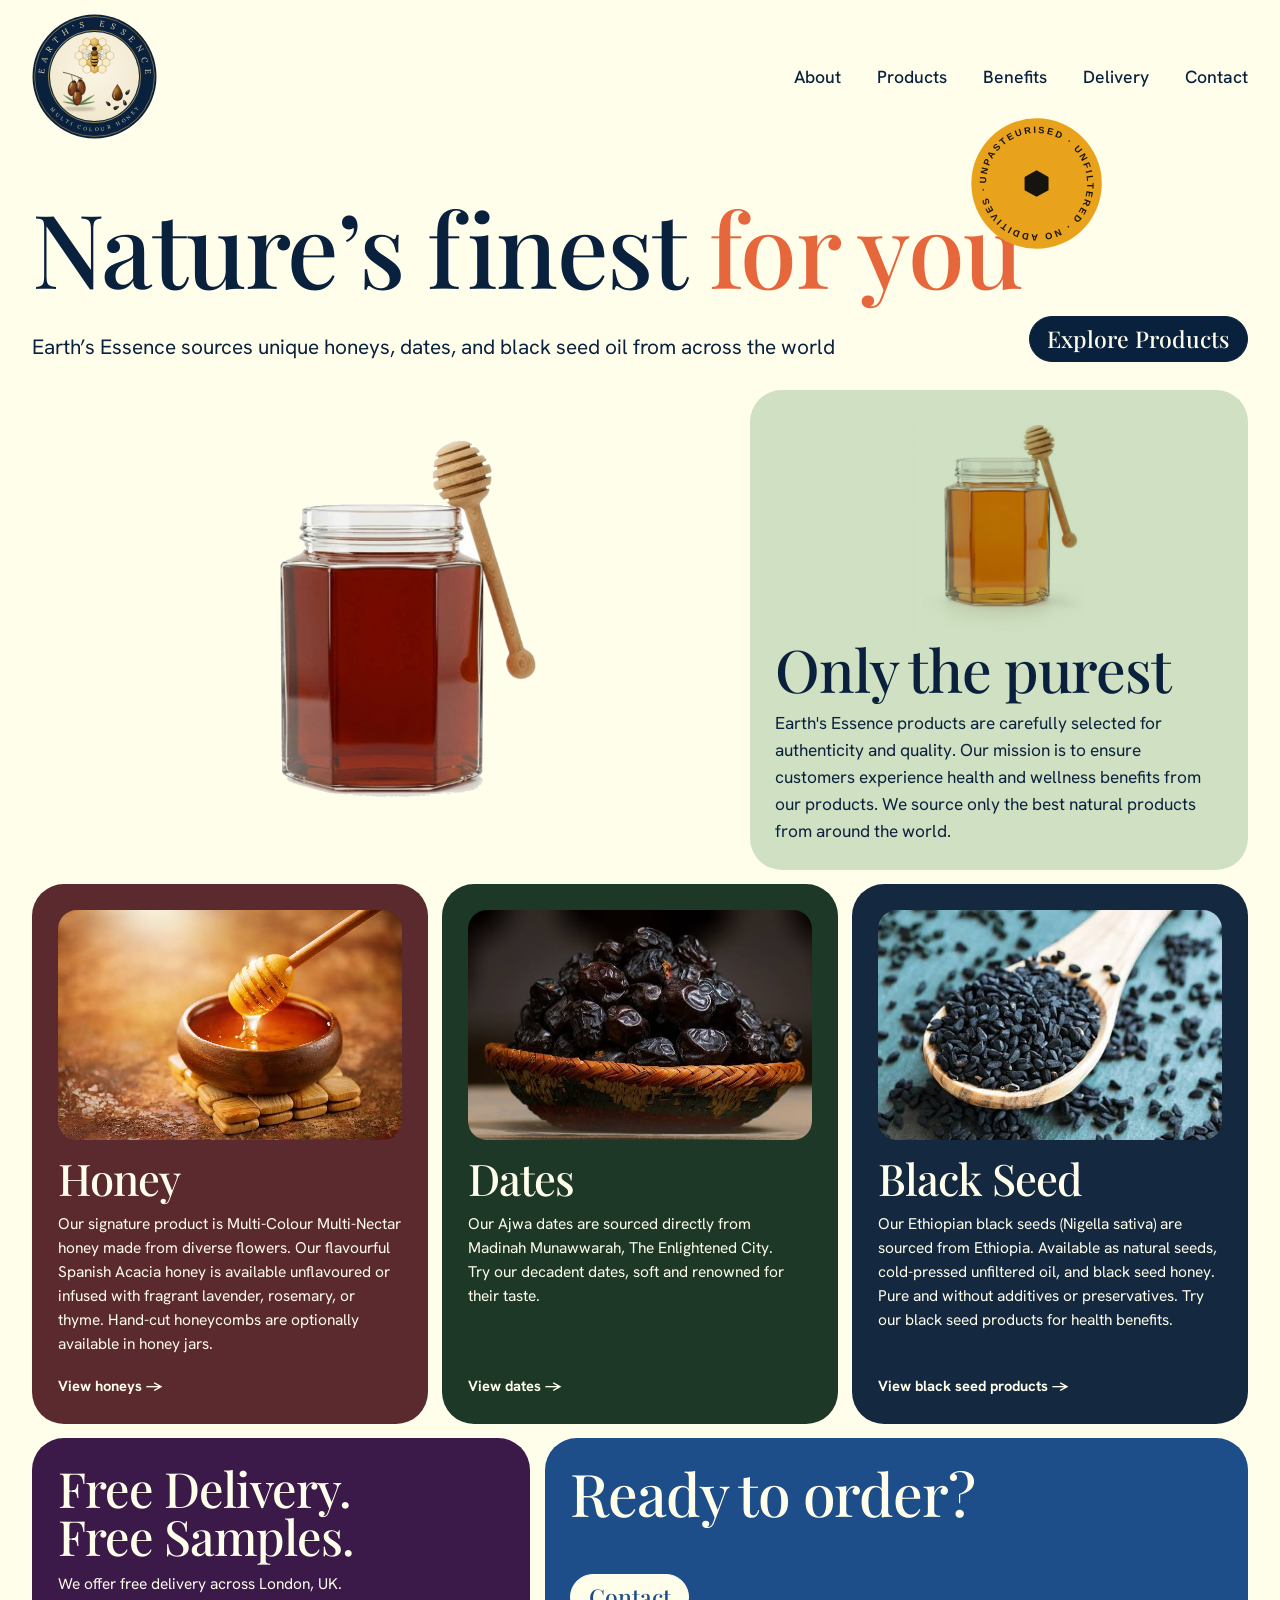
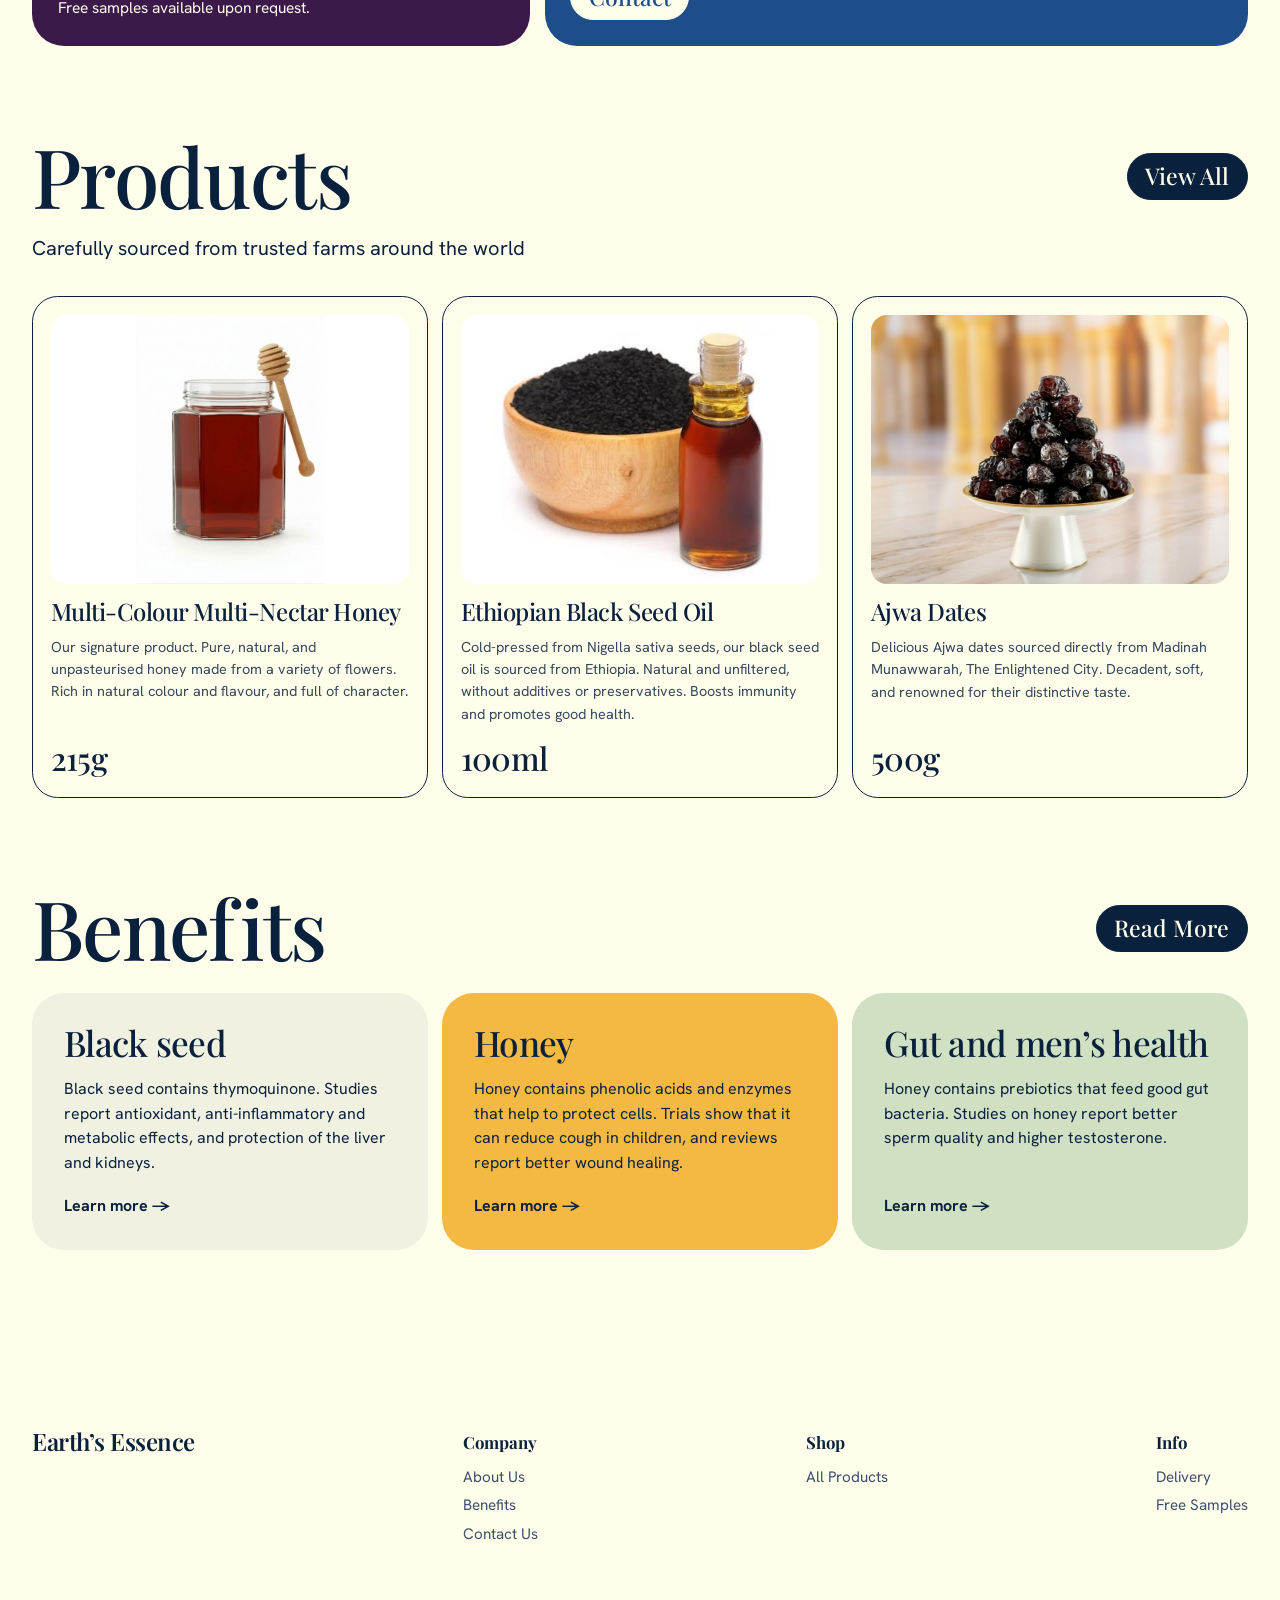
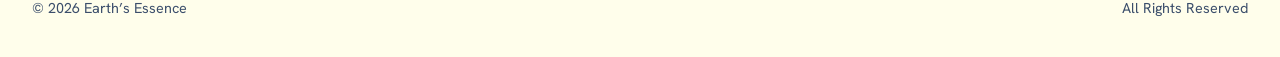
<file: index.html>
<!DOCTYPE html>
<html lang="en">
<head>
<meta charset="UTF-8">
<meta name="viewport" content="width=device-width, initial-scale=1">
<title>Earth's Essence | Pure, Natural, Authentic</title>
<meta name="description" content="Pure, natural and authentic honey, honeycomb, Ethiopian black seed, bee pollen and Ajwa dates, sourced from trusted origins around the world. Free delivery across London.">
<meta name="theme-color" content="#FFFEEB">
<link rel="icon" type="image/svg+xml" href="assets/favicon.svg">
<link rel="icon" type="image/png" sizes="32x32" href="assets/favicon-32.png">
<link rel="apple-touch-icon" href="assets/apple-touch-icon.png">
<link rel="preconnect" href="https://fonts.googleapis.com"><link rel="preconnect" href="https://fonts.gstatic.com" crossorigin>
<link href="https://fonts.googleapis.com/css2?family=Playfair+Display:wght@400;500;600&family=Hanken+Grotesk:wght@400;500;700&family=Lora:wght@400&display=swap" rel="stylesheet">
<link rel="stylesheet" href="styles.css?v=20261105f">
</head>
<body>
<svg width="0" height="0" style="position: absolute" aria-hidden="true">
<defs>
<radialGradient id="esDisc" cx="50%" cy="40%" r="70%">
<stop offset="0" stop-color="#FBF6E7"></stop>
<stop offset="1" stop-color="#EFE5C9"></stop>
</radialGradient>
<linearGradient id="esGold" x1="0" y1="0" x2="1" y2="1">
<stop offset="0" stop-color="#E9CF8C"></stop>
<stop offset="0.5" stop-color="#B58A2B"></stop>
<stop offset="1" stop-color="#E6C879"></stop>
</linearGradient>
<radialGradient id="esCell" cx="38%" cy="30%" r="80%">
<stop offset="0" stop-color="#F3CF72"></stop>
<stop offset="0.6" stop-color="#D49A30"></stop>
<stop offset="1" stop-color="#A56C16"></stop>
</radialGradient>
<linearGradient id="esDrip" x1="0" y1="0" x2="1" y2="0">
<stop offset="0" stop-color="#B97A1A"></stop>
<stop offset="0.4" stop-color="#F0C766"></stop>
<stop offset="1" stop-color="#A56C16"></stop>
</linearGradient>
<radialGradient id="esDate" cx="34%" cy="26%" r="85%">
<stop offset="0" stop-color="#A86A38"></stop>
<stop offset="0.5" stop-color="#6E3A1B"></stop>
<stop offset="1" stop-color="#3B1D0C"></stop>
</radialGradient>
<radialGradient id="esOil" cx="34%" cy="34%" r="80%">
<stop offset="0" stop-color="#C98B3C"></stop>
<stop offset="0.5" stop-color="#6B3A10"></stop>
<stop offset="1" stop-color="#1F1006"></stop>
</radialGradient>
<linearGradient id="esLeaf" x1="0" y1="1" x2="0" y2="0">
<stop offset="0" stop-color="#4B6B3A"></stop>
<stop offset="1" stop-color="#8CA871"></stop>
</linearGradient>
<radialGradient id="esPetal" cx="40%" cy="30%" r="80%">
<stop offset="0" stop-color="#FFFFFA"></stop>
<stop offset="1" stop-color="#EEF0DD"></stop>
</radialGradient>
<radialGradient id="esSeed" cx="35%" cy="30%" r="75%">
<stop offset="0" stop-color="#55504A"></stop>
<stop offset="1" stop-color="#0D0B09"></stop>
</radialGradient>
<radialGradient id="esBee" cx="40%" cy="30%" r="80%">
<stop offset="0" stop-color="#F7CB55"></stop>
<stop offset="0.6" stop-color="#D9921A"></stop>
<stop offset="1" stop-color="#8A560A"></stop>
</radialGradient>
<linearGradient id="esWing" x1="0" y1="0" x2="1" y2="1">
<stop offset="0" stop-color="#FFFFFF" stop-opacity="0.9"></stop>
<stop offset="1" stop-color="#DCE8EA" stop-opacity="0.65"></stop>
</linearGradient>
<clipPath id="esAbd2"><path d="M0 2 C-10 4 -12 18 -6 28 C-3 33 3 33 6 28 C12 18 10 4 0 2 Z"></path></clipPath>
<radialGradient id="esThorax" cx="40%" cy="30%" r="80%">
<stop offset="0" stop-color="#B8801F"></stop>
<stop offset="0.6" stop-color="#6B430C"></stop>
<stop offset="1" stop-color="#2E1D08"></stop>
</radialGradient>
<filter id="esBlur" x="-30%" y="-100%" width="160%" height="300%"><feGaussianBlur stdDeviation="2"></feGaussianBlur></filter>
<path id="esTop" d="M 29.32,153 A 96.5,96.5 0 1 1 210.68,153"></path>
<path id="esBottom" d="M 15.3,120 A 104.7,104.7 0 0 0 224.7,120"></path>
<path id="esSeedShape" d="M0 -6.5 C3 -3.5 4.2 1.5 2.4 5 C0.8 6.8 -2 6.6 -3.2 4.4 C-4.2 1.2 -2.6 -3.4 0 -6.5 Z"></path>
<path id="esLeaflet" d="M0 0 C-3.5 -12 -3 -32 0 -50 C3 -32 3.5 -12 0 0 Z"></path>
<polygon id="esHex" points="0,-13 11.26,-6.5 11.26,6.5 0,13 -11.26,6.5 -11.26,-6.5"></polygon>
<ellipse id="esPetalShape" cx="0" cy="-17" rx="7.5" ry="15.5"></ellipse>

<radialGradient id="esDateWarm" cx="55%" cy="60%" r="60%">
<stop offset="0" stop-color="#B8572B" stop-opacity="0.55"></stop>
<stop offset="1" stop-color="#B8572B" stop-opacity="0"></stop>
</radialGradient>
<g id="esDateShape">
<ellipse cx="0" cy="0" rx="8.6" ry="14.5" fill="url(#esDate)" stroke="#2E1507" stroke-width="0.6"></ellipse>
<ellipse cx="1.5" cy="3" rx="6.5" ry="10.5" fill="url(#esDateWarm)"></ellipse>
<g fill="none" stroke-linecap="round">
<path d="M-5 -9 C-6.5 -3 -6.5 4 -4.5 10 M-2 -12 C-3.5 -4 -3.5 5 -1.5 12 M1.5 -12 C0.5 -4 1 5 2.5 12 M5 -8 C5.5 -2 5 4 3.8 9" stroke="#1E0C04" stroke-width="0.5" opacity="0.4"></path>
<path d="M-4.3 -9 C-5.8 -3 -5.8 4 -3.8 10 M-1.3 -12 C-2.8 -4 -2.8 5 -0.8 12 M2.2 -12 C1.2 -4 1.7 5 3.2 12" stroke="#D9A06A" stroke-width="0.3" opacity="0.35"></path>
<path d="M-6 -2 C-4 -1 -2 -1.5 0 -1 M0 3 C2 3.8 4 3.5 6 2 M-5 6 C-3.5 6.6 -2 6.4 -0.8 6" stroke="#1E0C04" stroke-width="0.4" opacity="0.35"></path>
</g>
<ellipse cx="-4.4" cy="-4.5" rx="1.8" ry="6.2" transform="rotate(8 -4.4 -4.5)" fill="#F2C690" opacity="0.5"></ellipse>
<ellipse cx="-4.8" cy="-8" rx="0.8" ry="2" transform="rotate(8 -4.8 -8)" fill="#FFFFFF" opacity="0.6"></ellipse>
<ellipse cx="0" cy="-13.4" rx="3.5" ry="1.7" fill="#2B1608" stroke="#1A0C04" stroke-width="0.3"></ellipse>
<path d="M0 -13.4 L-3 -14.4 M0 -13.4 L3 -14.4 M0 -13.4 L-2.4 -12.2 M0 -13.4 L2.4 -12.2" stroke="#6A4420" stroke-width="0.35" stroke-linecap="round"></path>
<path d="M0 -14.8 L0.3 -16.8" stroke="#4A3A1A" stroke-width="0.9" stroke-linecap="round"></path>
<ellipse cx="0" cy="13.8" rx="1.3" ry="0.6" fill="#1E0C04" opacity="0.6"></ellipse>
</g>

<g id="esScene">
<ellipse cx="92" cy="182" rx="30" ry="4" fill="#4A3B22" opacity="0.28" filter="url(#esBlur)"></ellipse>

<g transform="translate(90 174)" stroke="#3E5430" stroke-width="0.5">
<use href="#esLeaflet" fill="url(#esLeaf)" transform="rotate(-80) scale(0.62)"></use>
<use href="#esLeaflet" fill="url(#esLeaf)" transform="rotate(-58) scale(0.7)"></use>
<use href="#esLeaflet" fill="url(#esLeaf)" transform="rotate(58) scale(0.7)"></use>
<use href="#esLeaflet" fill="url(#esLeaf)" transform="rotate(80) scale(0.62)"></use>
</g>

<g transform="translate(120 80) scale(0.9) translate(-120 -80)">
<g stroke="#B27A18" stroke-width="0.7" stroke-linejoin="round" opacity="0.95">
<polygon points="103.55,42.00 111.77,46.75 111.77,56.25 103.55,61.00 95.32,56.25 95.32,46.75" fill="#F6E6B4" fill-opacity="0.55"></polygon>
<polygon points="120.00,42.00 128.23,46.75 128.23,56.25 120.00,61.00 111.77,56.25 111.77,46.75" fill="url(#esCell)" fill-opacity="0.8"></polygon>
<polygon points="136.45,42.00 144.68,46.75 144.68,56.25 136.45,61.00 128.23,56.25 128.23,46.75" fill="none" fill-opacity="0.55"></polygon>
<polygon points="95.32,56.25 103.55,61.00 103.55,70.50 95.32,75.25 87.09,70.50 87.09,61.00" fill="#F6E6B4" fill-opacity="0.55"></polygon>
<polygon points="111.77,56.25 120.00,61.00 120.00,70.50 111.77,75.25 103.55,70.50 103.55,61.00" fill="none" fill-opacity="0.55"></polygon>
<polygon points="128.23,56.25 136.45,61.00 136.45,70.50 128.23,75.25 120.00,70.50 120.00,61.00" fill="url(#esCell)" fill-opacity="0.8"></polygon>
<polygon points="144.68,56.25 152.91,61.00 152.91,70.50 144.68,75.25 136.45,70.50 136.45,61.00" fill="#F6E6B4" fill-opacity="0.55"></polygon>
<polygon points="87.09,70.50 95.32,75.25 95.32,84.75 87.09,89.50 78.86,84.75 78.86,75.25" fill="none" fill-opacity="0.55"></polygon>
<polygon points="103.55,70.50 111.77,75.25 111.77,84.75 103.55,89.50 95.32,84.75 95.32,75.25" fill="none" fill-opacity="0.55"></polygon>
<polygon points="120.00,70.50 128.23,75.25 128.23,84.75 120.00,89.50 111.77,84.75 111.77,75.25" fill="url(#esCell)" fill-opacity="0.8"></polygon>
<polygon points="136.45,70.50 144.68,75.25 144.68,84.75 136.45,89.50 128.23,84.75 128.23,75.25" fill="none" fill-opacity="0.55"></polygon>
<polygon points="152.91,70.50 161.14,75.25 161.14,84.75 152.91,89.50 144.68,84.75 144.68,75.25" fill="none" fill-opacity="0.55"></polygon>
<polygon points="95.32,84.75 103.55,89.50 103.55,99.00 95.32,103.75 87.09,99.00 87.09,89.50" fill="#F6E6B4" fill-opacity="0.55"></polygon>
<polygon points="111.77,84.75 120.00,89.50 120.00,99.00 111.77,103.75 103.55,99.00 103.55,89.50" fill="url(#esCell)" fill-opacity="0.8"></polygon>
<polygon points="128.23,84.75 136.45,89.50 136.45,99.00 128.23,103.75 120.00,99.00 120.00,89.50" fill="none" fill-opacity="0.55"></polygon>
<polygon points="144.68,84.75 152.91,89.50 152.91,99.00 144.68,103.75 136.45,99.00 136.45,89.50" fill="#F6E6B4" fill-opacity="0.55"></polygon>
<polygon points="103.55,99.00 111.77,103.75 111.77,113.25 103.55,118.00 95.32,113.25 95.32,103.75" fill="none" fill-opacity="0.55"></polygon>
<polygon points="120.00,99.00 128.23,103.75 128.23,113.25 120.00,118.00 111.77,113.25 111.77,103.75" fill="url(#esCell)" fill-opacity="0.8"></polygon>
<polygon points="136.45,99.00 144.68,103.75 144.68,113.25 136.45,118.00 128.23,113.25 128.23,103.75" fill="#F6E6B4" fill-opacity="0.55"></polygon>
</g>
</g>
<g transform="translate(120 78) scale(0.72)">
<g id="esWingL" transform="translate(-6 -5) scale(0.7) translate(6 5)">
<path d="M-6 -8 C-18 -16 -34 -22 -44 -16 C-48 -12 -44 -4 -34 0 C-24 4 -12 0 -6 -4 Z" fill="url(#esWing)" stroke="#5A3410" stroke-width="0.7" stroke-linejoin="round"></path>
<path d="M-7 -7 C-20 -12 -34 -15 -43 -14 M-8 -5 C-20 -7 -34 -8 -45 -10 M-8 -3 C-18 -3 -30 -3 -38 -4" stroke="#8A5A1A" stroke-width="0.4" fill="none"></path>
<path d="M-22 -14 C-23 -9 -22 -5 -21 -3 M-32 -17 C-33 -12 -32 -7 -31 -4 M-39 -15 C-40 -11 -39 -8 -38 -5" stroke="#8A5A1A" stroke-width="0.3" fill="none"></path>
<path d="M-6 -3 C-16 -2 -28 2 -34 8 C-36 12 -32 15 -26 14 C-18 12 -9 5 -6 0 Z" fill="url(#esWing)" stroke="#5A3410" stroke-width="0.7" stroke-linejoin="round"></path>
<path d="M-8 -1 C-18 1 -28 5 -33 10 M-9 1 C-16 4 -23 8 -27 12" stroke="#8A5A1A" stroke-width="0.4" fill="none"></path>
</g>
<use href="#esWingL" transform="scale(-1 1)"></use>
<g stroke="#2A1D0B" stroke-width="0.9" stroke-linecap="round" stroke-linejoin="round" fill="none">
<path d="M-7 -4 L-14 -2 L-18 5 M-7 0 L-15 5 L-16 13 M-6 4 L-12 12 L-10 19"></path>
<path d="M7 -4 L14 -2 L18 5 M7 0 L15 5 L16 13 M6 4 L12 12 L10 19"></path>
</g>
<path d="M0 2 C-10 4 -12 18 -6 28 C-3 33 3 33 6 28 C12 18 10 4 0 2 Z" fill="url(#esBee)" stroke="#4E3308" stroke-width="0.8"></path>
<g clip-path="url(#esAbd2)" fill="#2A1D0B">
<path d="M-13 9 Q0 13.5 13 9 L13 12.5 Q0 17 -13 12.5 Z"></path>
<path d="M-13 17 Q0 21.5 13 17 L13 20.5 Q0 25 -13 20.5 Z"></path>
<path d="M-13 25 Q0 29.5 13 25 L13 36 L-13 36 Z"></path>
</g>
<path d="M-5 6 C-8 12 -8 18 -6 23" stroke="#FFE9A8" stroke-width="1" fill="none" stroke-linecap="round" opacity="0.5"></path>
<path d="M0 33 L0 36.5" stroke="#2A1D0B" stroke-width="1" stroke-linecap="round"></path>
<ellipse cx="0" cy="-4" rx="8.6" ry="8" fill="url(#esThorax)" stroke="#2A1608" stroke-width="0.6"></ellipse>
<path d="M-8 -8 L-10.5 -9 M-9 -4 L-11.8 -4 M-8 0 L-10.5 1 M8 -8 L10.5 -9 M9 -4 L11.8 -4 M8 0 L10.5 1 M-4 -11 L-4.6 -13 M4 -11 L4.6 -13 M-3 3 L-3.4 5 M3 3 L3.4 5" stroke="#C9902A" stroke-width="0.7" stroke-linecap="round" opacity="0.75"></path>
<path d="M0 -10 L0 2" stroke="#1E1206" stroke-width="0.5" opacity="0.5"></path>
<ellipse cx="0" cy="-16" rx="6" ry="5" fill="#241A10" stroke="#120C06" stroke-width="0.5"></ellipse>
<ellipse cx="-4.4" cy="-16.5" rx="2.3" ry="3.3" transform="rotate(-8 -4.4 -16.5)" fill="#0F0B07"></ellipse>
<ellipse cx="4.4" cy="-16.5" rx="2.3" ry="3.3" transform="rotate(8 4.4 -16.5)" fill="#0F0B07"></ellipse>
<ellipse cx="-5" cy="-18" rx="0.7" ry="1.1" fill="#fff" opacity="0.65"></ellipse>
<ellipse cx="5" cy="-18" rx="0.7" ry="1.1" fill="#fff" opacity="0.65"></ellipse>
<path d="M-1.6 -11.6 L0 -9.8 L1.6 -11.6" stroke="#120C06" stroke-width="0.8" fill="none" stroke-linecap="round"></path>
<g stroke="#241A10" stroke-width="0.8" fill="none" stroke-linecap="round">
<path d="M-2.4 -20 C-4 -25 -8 -28 -12 -28"></path>
<path d="M2.4 -20 C4 -25 8 -28 12 -28"></path>
</g>
<circle cx="-12.4" cy="-28" r="1.1" fill="#241A10"></circle>
<circle cx="12.4" cy="-28" r="1.1" fill="#241A10"></circle>
</g>

<g transform="translate(0 12)">
<path d="M60 100 C70 102 82 106 96 112" stroke="#5B4A24" stroke-width="1.6" fill="none" stroke-linecap="round"></path>
<path d="M76 105 L78 118 M88 109 L92 116" stroke="#5B4A24" stroke-width="1" fill="none"></path>
<use href="#esDateShape" transform="translate(78 131) rotate(12)"></use>
<use href="#esDateShape" transform="translate(94 129) rotate(-5)"></use>
<use href="#esDateShape" transform="translate(87 149) rotate(3)"></use>
</g>
<g>
<use href="#esSeedShape" fill="url(#esSeed)" transform="translate(184 150) rotate(35) scale(0.95)"></use>
<use href="#esSeedShape" fill="url(#esSeed)" transform="translate(178 170) rotate(-25) scale(0.95)"></use>
<use href="#esSeedShape" fill="url(#esSeed)" transform="translate(162 180) rotate(62) scale(0.95)"></use>
<use href="#esSeedShape" fill="url(#esSeed)" transform="translate(146 172) rotate(-48) scale(0.9)"></use>
<ellipse cx="184" cy="148" rx="0.8" ry="1.6" fill="#fff" opacity="0.5"></ellipse>
<ellipse cx="177" cy="168" rx="0.8" ry="1.6" fill="#fff" opacity="0.5"></ellipse>
</g>

<g transform="translate(-14 55)">
<path d="M178 80 C178 80 168 94 168 101 C168 107.5 172.5 111.5 178 111.5 C183.5 111.5 188 107.5 188 101 C188 94 178 80 178 80 Z" fill="url(#esOil)" stroke="#1F1006" stroke-width="0.5"></path>
<path d="M172.5 96 C171 99.5 171 103 172.5 106" stroke="#F7E3B8" stroke-width="1.6" stroke-linecap="round" fill="none" opacity="0.8"></path>
<path d="M183 106.5 C185 105 186 103 186.5 100.5" stroke="#D9A862" stroke-width="1" stroke-linecap="round" fill="none" opacity="0.5"></path>
</g>
</g>

<symbol id="esBadge" viewBox="0 0 240 240">
<circle cx="120" cy="120" r="119" fill="currentColor"></circle>
<circle cx="120" cy="120" r="115" fill="none" stroke="url(#esGold)" stroke-width="1"></circle>
<circle cx="120" cy="120" r="88.5" fill="none" stroke="url(#esGold)" stroke-width="1.4"></circle>
<circle cx="120" cy="120" r="85.5" fill="url(#esDisc)"></circle>
<text style="font-family: 'Lora', serif; font-weight: 400; font-size: 15.5px; letter-spacing: 11.25px" fill="#F2E4BB" text-anchor="middle"><textPath href="#esTop" startOffset="51.5%">EARTH’S ESSENCE</textPath></text>
<text style="font-family: 'Lora', serif; font-weight: 400; font-size: 9.5px; letter-spacing: 5px" fill="#F2E4BB" text-anchor="middle"><textPath href="#esBottom" startOffset="50.8%">MULTI COLOUR HONEY</textPath></text>
<use href="#esScene"></use>
</symbol>

<symbol id="esCore" viewBox="0 0 240 240">
<circle cx="120" cy="120" r="119" fill="currentColor"></circle>
<circle cx="120" cy="120" r="109" fill="none" stroke="url(#esGold)" stroke-width="2"></circle>
<circle cx="120" cy="120" r="105" fill="url(#esDisc)"></circle>
<g transform="translate(120 122) scale(1.24) translate(-120 -122)"><use href="#esScene"></use></g>
</symbol>
</defs>
</svg>
<div class="wrap">
<nav><a class="logo" href="index.html" aria-label="Earth’s Essence home"><svg viewBox="0 0 240 240" role="img" aria-label="Earth’s Essence logo"><use href="#esBadge"></use></svg><span class="wm">Earth’s Essence</span></a><ul id="menu"><li><a href="#about">About</a></li><li><a href="products.html">Products</a></li><li><a href="benefits.html">Benefits</a></li><li><a href="#delivery">Delivery</a></li><li><a href="https://wa.me/447985510305" target="_blank" rel="noopener">Contact</a></li></ul><button class="burger" type="button" aria-expanded="false" aria-controls="overlay" aria-label="Open menu"><span></span><span></span><span></span></button></nav>
<div class="overlay" id="overlay" aria-hidden="true"><div class="ov-links"><a href="#about">About</a><a href="products.html">Products</a><a href="benefits.html">Benefits</a><a href="#delivery">Delivery</a><a href="https://wa.me/447985510305" target="_blank" rel="noopener">Contact</a></div></div>
<header><div class="title-row"><h1>Nature’s <b class="fx">f</b>inest <span>for you<svg class="badge spin badge-d" viewBox="0 0 200 200" aria-hidden="true"><defs><path id="cp-d" d="M100,100 m-76,0 a76,76 0 1,1 152,0 a76,76 0 1,1 -152,0"/></defs><circle cx="100" cy="100" r="98" fill="#E9A21B"/><text font-family="Instrument Sans, sans-serif" font-size="14" font-weight="600" fill="#16140F"><textPath href="#cp-d" textLength="468" lengthAdjust="spacing">UNPASTEURISED · UNFILTERED · NO ADDITIVES · </textPath></text><polygon points="100,80 118,90 118,110 100,120 82,110 82,90" fill="#16140F"/></svg></span></h1>
<svg class="badge spin badge-m" viewBox="0 0 200 200" aria-hidden="true"><defs><path id="cp-m" d="M100,100 m-76,0 a76,76 0 1,1 152,0 a76,76 0 1,1 -152,0"/></defs><circle cx="100" cy="100" r="98" fill="#E9A21B"/><text font-family="Instrument Sans, sans-serif" font-size="14" font-weight="600" fill="#16140F"><textPath href="#cp-m" textLength="468" lengthAdjust="spacing">UNPASTEURISED · UNFILTERED · NO ADDITIVES · </textPath></text><polygon points="100,80 118,90 118,110 100,120 82,110 82,90" fill="#16140F"/></svg>
</div>
<div class="sub"><p>Earth’s Essence sources unique honeys, dates, and black seed oil from across the world</p><a class="btn" href="products.html">Explore Products</a></div></header>
<div class="bento">
<div class="t show" role="group" aria-roledescription="carousel" aria-label="Featured products"><div class="slides">
<figure class="slide slide-fit is-active"><img src="assets/honeybase_carousel.png" alt="A glass jar of amber honey with a wooden dipper" width="900" height="672" fetchpriority="high"></figure>
<figure class="slide"><img src="assets/hero-dates.webp" alt="Ajwa dates piled on a white and gold pedestal" width="900" height="672" loading="lazy"></figure>
<figure class="slide slide-fit"><img src="assets/hero-seeds.webp" alt="A hessian sack and wooden scoop of black seeds" width="900" height="672" loading="lazy"></figure>
</div>
</div>
<div class="t only" id="about"><div class="cut"><img src="assets/acaciabase.jpg" alt="A jar of pure honey with a wooden dipper" width="717" height="1024" loading="lazy"></div><h3>Only the purest</h3><p>Earth's Essence products are carefully selected for authenticity and quality. Our mission is to ensure customers experience health and wellness benefits from our products. We source only the best natural products from around the world.</p></div>
<a class="t honey" href="products.html?filter=honey"><div class="im"><img src="assets/honey.jpg" alt="Honey dripping from a wooden dipper into a wooden bowl" width="678" height="452" loading="lazy"></div><h3>Honey</h3><p>Our signature product is Multi-Colour Multi-Nectar honey made from diverse flowers. Our flavourful Spanish Acacia honey is available unflavoured or infused with fragrant lavender, rosemary, or thyme. Hand-cut honeycombs are optionally available in honey jars.</p><span class="go">View honeys →</span></a>
<a class="t dates" href="products.html?filter=dates"><div class="im"><img src="assets/dates.jpg" alt="A woven basket piled with dark Ajwa dates" width="686" height="446" loading="lazy"></div><h3>Dates</h3><p>Our Ajwa dates are sourced directly from Madinah Munawwarah, The Enlightened City. Try our decadent dates, soft and renowned for their taste.</p><span class="go">View dates →</span></a>
<a class="t seed" href="products.html?filter=blackseed"><div class="im"><img src="assets/black-seed.jpg" alt="A wooden spoon heaped with black seeds on slate" width="738" height="414" loading="lazy"></div><h3>Black Seed</h3><p>Our Ethiopian black seeds (Nigella sativa) are sourced from Ethiopia. Available as natural seeds, cold-pressed unfiltered oil, and black seed honey. Pure and without additives or preservatives. Try our black seed products for health benefits.</p><span class="go">View black seed products →</span></a>
<div class="t free" id="delivery"><h3>Free Delivery. Free Samples.</h3><p>We offer free delivery across London, UK.</p><p>Free samples available upon request.</p></div>
<div class="t blue" id="contact"><h3>Ready to order?</h3><div><a class="btn" href="https://wa.me/447985510305" target="_blank" rel="noopener">Contact</a></div></div>
</div>
<section id="products"><div class="phead"><h2>Products</h2><a class="btn" href="products.html">View All</a></div>
<p class="lede">Carefully sourced from trusted farms around the world</p>
<div class="prod">
<article class="p" data-cat="honey"><div class="ph"><img src="assets/honeybase.png" alt="Multi-Colour Multi-Nectar Honey" loading="lazy"></div><h4>Multi-Colour Multi-Nectar Honey</h4><p>Our signature product. Pure, natural, and unpasteurised honey made from a variety of flowers. Rich in natural colour and flavour, and full of character.</p><div class="meta"><b>215g</b><a class="ord" href="https://wa.me/447985510305?text=Hi.%20I%20would%20like%20to%20order%20from%20Earth%27s%20Essence.%0A%0AProduct%3A%20Multi-Colour%20Multi-Nectar%20Honey%0AQuantity%3A%201%0AAddress%3A%20" target="_blank" rel="noopener">Order Now</a></div></article>
<article class="p" data-cat="blackseed"><div class="ph"><img src="assets/seedoil.jpg" alt="Ethiopian Black Seed Oil" loading="lazy"></div><h4>Ethiopian Black Seed Oil</h4><p>Cold-pressed from Nigella sativa seeds, our black seed oil is sourced from Ethiopia. Natural and unfiltered, without additives or preservatives. Boosts immunity and promotes good health.</p><div class="meta"><b>100ml</b><a class="ord" href="https://wa.me/447985510305?text=Hi.%20I%20would%20like%20to%20order%20from%20Earth%27s%20Essence.%0A%0AProduct%3A%20Ethiopian%20Black%20Seed%20Oil%0AQuantity%3A%201%0AAddress%3A%20" target="_blank" rel="noopener">Order Now</a></div></article>
<article class="p" data-cat="dates"><div class="ph full"><img src="assets/ajwa.png" alt="Ajwa Dates" loading="lazy"></div><h4>Ajwa Dates</h4><p>Delicious Ajwa dates sourced directly from Madinah Munawwarah, The Enlightened City. Decadent, soft, and renowned for their distinctive taste.</p><div class="meta"><b>500g</b><a class="ord" href="https://wa.me/447985510305?text=Hi.%20I%20would%20like%20to%20order%20from%20Earth%27s%20Essence.%0A%0AProduct%3A%20Ajwa%20Dates%0AQuantity%3A%201%0AAddress%3A%20" target="_blank" rel="noopener">Order Now</a></div></article>
</div></section>
<section id="benefits" style="padding-top:0"><div class="phead"><h2>Bene<b class="fx">f</b>its</h2><a class="btn" href="benefits.html">Read More</a></div><div class="ben">
<div><h3>Black seed</h3><p>Black seed contains thymoquinone. Studies report antioxidant, anti-inflammatory and metabolic effects, and protection of the liver and kidneys.</p><a href="benefits.html#black-seed">Learn more →</a></div>
<div><h3>Honey</h3><p>Honey contains phenolic acids and enzymes that help to protect cells. Trials show that it can reduce cough in children, and reviews report better wound healing.</p><a href="benefits.html#honey">Learn more →</a></div>
<div><h3>Gut and men’s health</h3><p>Honey contains prebiotics that feed good gut bacteria. Studies on honey report better sperm quality and higher testosterone.</p><a href="benefits.html#hn-digestive">Learn more →</a></div>
</div></section>
<footer><div class="fgrid"><div class="fbrand-col"><a class="fbrand" href="index.html"><svg viewBox="0 0 240 240" role="img" aria-label="Earth’s Essence logo"><use href="#esBadge"></use></svg><span>Earth’s Essence</span></a></div><div><b>Company</b><a href="#about">About Us</a><a href="benefits.html">Benefits</a><a href="https://wa.me/447985510305" target="_blank" rel="noopener">Contact Us</a></div><div><b>Shop</b><a href="products.html">All Products</a></div><div><b>Info</b><a href="#delivery">Delivery</a><a href="#delivery">Free Samples</a></div></div>
<p class="copy"><span>© <span id="year">2026</span> Earth’s Essence</span><span>All Rights Reserved</span></p></footer>
</div>
<script src="script.js?v=20261105f"></script>
</body>
</html>
</file>
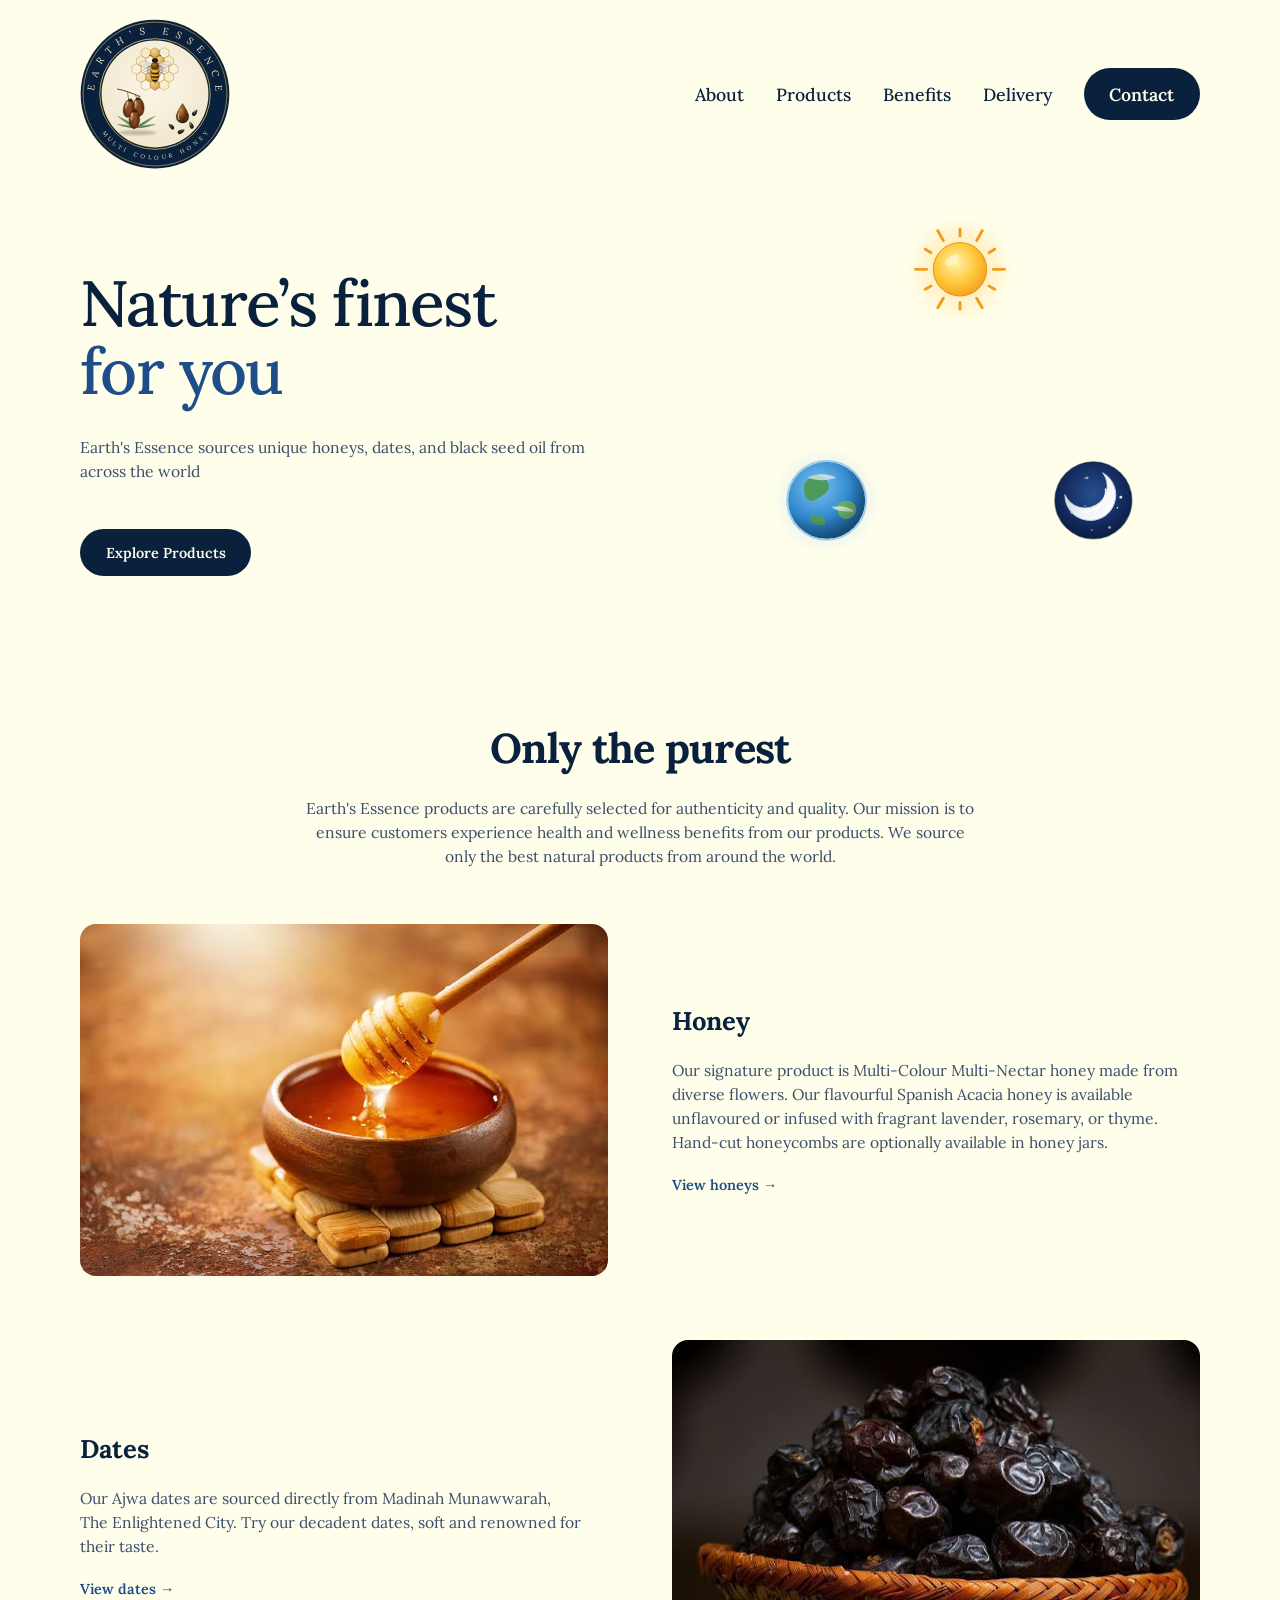
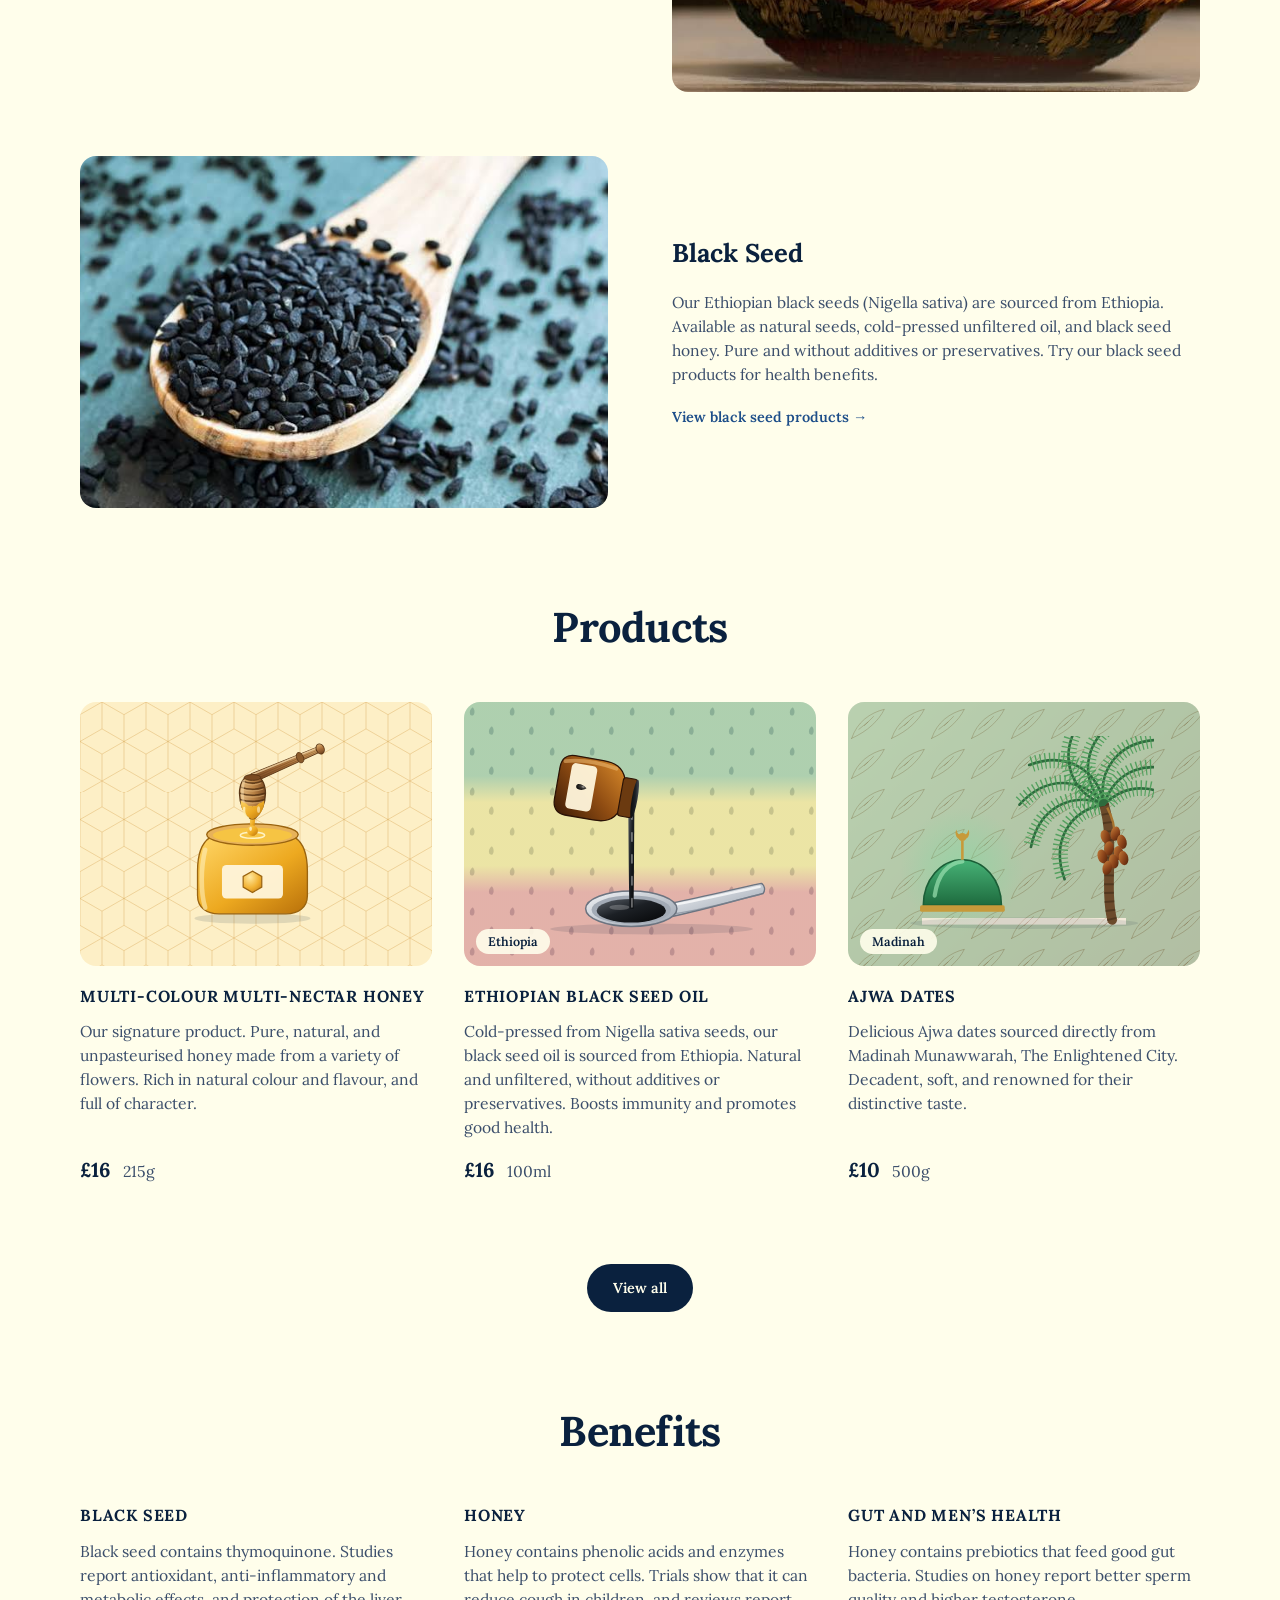
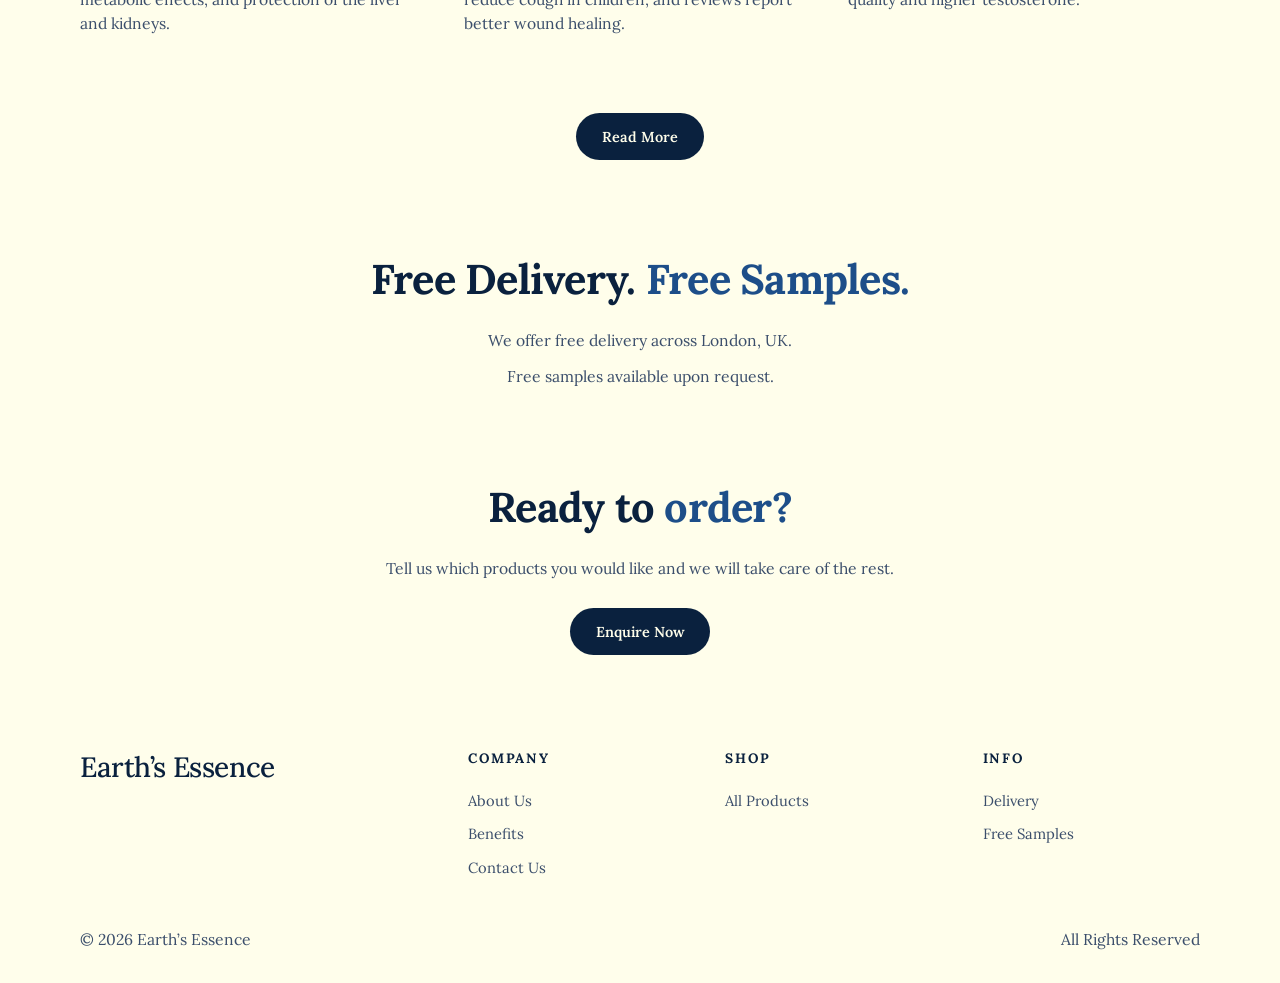
<file: website 1/index.html>
<!DOCTYPE html>
<html lang="en">
<head>
<meta charset="UTF-8">
<meta name="viewport" content="width=device-width, initial-scale=1">
<title>Earth's Essence | Pure, Natural, Authentic</title>
<meta name="theme-color" content="#FFFEEB">
<link rel="icon" type="image/svg+xml" href="assets/favicon.svg">
<link rel="icon" type="image/png" sizes="32x32" href="assets/favicon-32.png">
<link rel="apple-touch-icon" href="assets/apple-touch-icon.png">
<meta name="description" content="Pure, natural and authentic honey, honeycomb, Ethiopian black seed, bee pollen and Ajwa dates, sourced from trusted origins around the world.">
<link rel="preconnect" href="https://fonts.googleapis.com">
<link rel="preconnect" href="https://fonts.gstatic.com" crossorigin>
<link href="https://fonts.googleapis.com/css2?family=Lora:wght@400;500;600;700&display=swap" rel="stylesheet">
<link rel="stylesheet" href="styles.css">
</head>
<body>

<svg width="0" height="0" style="position: absolute" aria-hidden="true">
<defs>
<radialGradient id="esDisc" cx="50%" cy="40%" r="70%">
<stop offset="0" stop-color="#FBF6E7"></stop>
<stop offset="1" stop-color="#EFE5C9"></stop>
</radialGradient>
<linearGradient id="esGold" x1="0" y1="0" x2="1" y2="1">
<stop offset="0" stop-color="#E9CF8C"></stop>
<stop offset="0.5" stop-color="#B58A2B"></stop>
<stop offset="1" stop-color="#E6C879"></stop>
</linearGradient>
<radialGradient id="esCell" cx="38%" cy="30%" r="80%">
<stop offset="0" stop-color="#F3CF72"></stop>
<stop offset="0.6" stop-color="#D49A30"></stop>
<stop offset="1" stop-color="#A56C16"></stop>
</radialGradient>
<linearGradient id="esDrip" x1="0" y1="0" x2="1" y2="0">
<stop offset="0" stop-color="#B97A1A"></stop>
<stop offset="0.4" stop-color="#F0C766"></stop>
<stop offset="1" stop-color="#A56C16"></stop>
</linearGradient>
<radialGradient id="esDate" cx="34%" cy="26%" r="85%">
<stop offset="0" stop-color="#A86A38"></stop>
<stop offset="0.5" stop-color="#6E3A1B"></stop>
<stop offset="1" stop-color="#3B1D0C"></stop>
</radialGradient>
<radialGradient id="esOil" cx="34%" cy="34%" r="80%">
<stop offset="0" stop-color="#C98B3C"></stop>
<stop offset="0.5" stop-color="#6B3A10"></stop>
<stop offset="1" stop-color="#1F1006"></stop>
</radialGradient>
<linearGradient id="esLeaf" x1="0" y1="1" x2="0" y2="0">
<stop offset="0" stop-color="#4B6B3A"></stop>
<stop offset="1" stop-color="#8CA871"></stop>
</linearGradient>
<radialGradient id="esPetal" cx="40%" cy="30%" r="80%">
<stop offset="0" stop-color="#FFFFFA"></stop>
<stop offset="1" stop-color="#EEF0DD"></stop>
</radialGradient>
<radialGradient id="esSeed" cx="35%" cy="30%" r="75%">
<stop offset="0" stop-color="#55504A"></stop>
<stop offset="1" stop-color="#0D0B09"></stop>
</radialGradient>
<radialGradient id="esBee" cx="40%" cy="30%" r="80%">
<stop offset="0" stop-color="#F7CB55"></stop>
<stop offset="0.6" stop-color="#D9921A"></stop>
<stop offset="1" stop-color="#8A560A"></stop>
</radialGradient>
<linearGradient id="esWing" x1="0" y1="0" x2="1" y2="1">
<stop offset="0" stop-color="#FFFFFF" stop-opacity="0.9"></stop>
<stop offset="1" stop-color="#DCE8EA" stop-opacity="0.65"></stop>
</linearGradient>
<clipPath id="esAbd2"><path d="M0 2 C-10 4 -12 18 -6 28 C-3 33 3 33 6 28 C12 18 10 4 0 2 Z"></path></clipPath>
<radialGradient id="esThorax" cx="40%" cy="30%" r="80%">
<stop offset="0" stop-color="#B8801F"></stop>
<stop offset="0.6" stop-color="#6B430C"></stop>
<stop offset="1" stop-color="#2E1D08"></stop>
</radialGradient>
<filter id="esBlur" x="-30%" y="-100%" width="160%" height="300%"><feGaussianBlur stdDeviation="2"></feGaussianBlur></filter>
<path id="esTop" d="M 29.32,153 A 96.5,96.5 0 1 1 210.68,153"></path>
<path id="esBottom" d="M 15.3,120 A 104.7,104.7 0 0 0 224.7,120"></path>
<path id="esSeedShape" d="M0 -6.5 C3 -3.5 4.2 1.5 2.4 5 C0.8 6.8 -2 6.6 -3.2 4.4 C-4.2 1.2 -2.6 -3.4 0 -6.5 Z"></path>
<path id="esLeaflet" d="M0 0 C-3.5 -12 -3 -32 0 -50 C3 -32 3.5 -12 0 0 Z"></path>
<polygon id="esHex" points="0,-13 11.26,-6.5 11.26,6.5 0,13 -11.26,6.5 -11.26,-6.5"></polygon>
<ellipse id="esPetalShape" cx="0" cy="-17" rx="7.5" ry="15.5"></ellipse>

<radialGradient id="esDateWarm" cx="55%" cy="60%" r="60%">
<stop offset="0" stop-color="#B8572B" stop-opacity="0.55"></stop>
<stop offset="1" stop-color="#B8572B" stop-opacity="0"></stop>
</radialGradient>
<g id="esDateShape">
<ellipse cx="0" cy="0" rx="8.6" ry="14.5" fill="url(#esDate)" stroke="#2E1507" stroke-width="0.6"></ellipse>
<ellipse cx="1.5" cy="3" rx="6.5" ry="10.5" fill="url(#esDateWarm)"></ellipse>
<g fill="none" stroke-linecap="round">
<path d="M-5 -9 C-6.5 -3 -6.5 4 -4.5 10 M-2 -12 C-3.5 -4 -3.5 5 -1.5 12 M1.5 -12 C0.5 -4 1 5 2.5 12 M5 -8 C5.5 -2 5 4 3.8 9" stroke="#1E0C04" stroke-width="0.5" opacity="0.4"></path>
<path d="M-4.3 -9 C-5.8 -3 -5.8 4 -3.8 10 M-1.3 -12 C-2.8 -4 -2.8 5 -0.8 12 M2.2 -12 C1.2 -4 1.7 5 3.2 12" stroke="#D9A06A" stroke-width="0.3" opacity="0.35"></path>
<path d="M-6 -2 C-4 -1 -2 -1.5 0 -1 M0 3 C2 3.8 4 3.5 6 2 M-5 6 C-3.5 6.6 -2 6.4 -0.8 6" stroke="#1E0C04" stroke-width="0.4" opacity="0.35"></path>
</g>
<ellipse cx="-4.4" cy="-4.5" rx="1.8" ry="6.2" transform="rotate(8 -4.4 -4.5)" fill="#F2C690" opacity="0.5"></ellipse>
<ellipse cx="-4.8" cy="-8" rx="0.8" ry="2" transform="rotate(8 -4.8 -8)" fill="#FFFFFF" opacity="0.6"></ellipse>
<ellipse cx="0" cy="-13.4" rx="3.5" ry="1.7" fill="#2B1608" stroke="#1A0C04" stroke-width="0.3"></ellipse>
<path d="M0 -13.4 L-3 -14.4 M0 -13.4 L3 -14.4 M0 -13.4 L-2.4 -12.2 M0 -13.4 L2.4 -12.2" stroke="#6A4420" stroke-width="0.35" stroke-linecap="round"></path>
<path d="M0 -14.8 L0.3 -16.8" stroke="#4A3A1A" stroke-width="0.9" stroke-linecap="round"></path>
<ellipse cx="0" cy="13.8" rx="1.3" ry="0.6" fill="#1E0C04" opacity="0.6"></ellipse>
</g>

<g id="esScene">
<ellipse cx="92" cy="182" rx="30" ry="4" fill="#4A3B22" opacity="0.28" filter="url(#esBlur)"></ellipse>

<g transform="translate(90 174)" stroke="#3E5430" stroke-width="0.5">
<use href="#esLeaflet" fill="url(#esLeaf)" transform="rotate(-80) scale(0.62)"></use>
<use href="#esLeaflet" fill="url(#esLeaf)" transform="rotate(-58) scale(0.7)"></use>
<use href="#esLeaflet" fill="url(#esLeaf)" transform="rotate(58) scale(0.7)"></use>
<use href="#esLeaflet" fill="url(#esLeaf)" transform="rotate(80) scale(0.62)"></use>
</g>

<g transform="translate(120 80) scale(0.9) translate(-120 -80)">
<g stroke="#B27A18" stroke-width="0.7" stroke-linejoin="round" opacity="0.95">
<polygon points="103.55,42.00 111.77,46.75 111.77,56.25 103.55,61.00 95.32,56.25 95.32,46.75" fill="#F6E6B4" fill-opacity="0.55"></polygon>
<polygon points="120.00,42.00 128.23,46.75 128.23,56.25 120.00,61.00 111.77,56.25 111.77,46.75" fill="url(#esCell)" fill-opacity="0.8"></polygon>
<polygon points="136.45,42.00 144.68,46.75 144.68,56.25 136.45,61.00 128.23,56.25 128.23,46.75" fill="none" fill-opacity="0.55"></polygon>
<polygon points="95.32,56.25 103.55,61.00 103.55,70.50 95.32,75.25 87.09,70.50 87.09,61.00" fill="#F6E6B4" fill-opacity="0.55"></polygon>
<polygon points="111.77,56.25 120.00,61.00 120.00,70.50 111.77,75.25 103.55,70.50 103.55,61.00" fill="none" fill-opacity="0.55"></polygon>
<polygon points="128.23,56.25 136.45,61.00 136.45,70.50 128.23,75.25 120.00,70.50 120.00,61.00" fill="url(#esCell)" fill-opacity="0.8"></polygon>
<polygon points="144.68,56.25 152.91,61.00 152.91,70.50 144.68,75.25 136.45,70.50 136.45,61.00" fill="#F6E6B4" fill-opacity="0.55"></polygon>
<polygon points="87.09,70.50 95.32,75.25 95.32,84.75 87.09,89.50 78.86,84.75 78.86,75.25" fill="none" fill-opacity="0.55"></polygon>
<polygon points="103.55,70.50 111.77,75.25 111.77,84.75 103.55,89.50 95.32,84.75 95.32,75.25" fill="none" fill-opacity="0.55"></polygon>
<polygon points="120.00,70.50 128.23,75.25 128.23,84.75 120.00,89.50 111.77,84.75 111.77,75.25" fill="url(#esCell)" fill-opacity="0.8"></polygon>
<polygon points="136.45,70.50 144.68,75.25 144.68,84.75 136.45,89.50 128.23,84.75 128.23,75.25" fill="none" fill-opacity="0.55"></polygon>
<polygon points="152.91,70.50 161.14,75.25 161.14,84.75 152.91,89.50 144.68,84.75 144.68,75.25" fill="none" fill-opacity="0.55"></polygon>
<polygon points="95.32,84.75 103.55,89.50 103.55,99.00 95.32,103.75 87.09,99.00 87.09,89.50" fill="#F6E6B4" fill-opacity="0.55"></polygon>
<polygon points="111.77,84.75 120.00,89.50 120.00,99.00 111.77,103.75 103.55,99.00 103.55,89.50" fill="url(#esCell)" fill-opacity="0.8"></polygon>
<polygon points="128.23,84.75 136.45,89.50 136.45,99.00 128.23,103.75 120.00,99.00 120.00,89.50" fill="none" fill-opacity="0.55"></polygon>
<polygon points="144.68,84.75 152.91,89.50 152.91,99.00 144.68,103.75 136.45,99.00 136.45,89.50" fill="#F6E6B4" fill-opacity="0.55"></polygon>
<polygon points="103.55,99.00 111.77,103.75 111.77,113.25 103.55,118.00 95.32,113.25 95.32,103.75" fill="none" fill-opacity="0.55"></polygon>
<polygon points="120.00,99.00 128.23,103.75 128.23,113.25 120.00,118.00 111.77,113.25 111.77,103.75" fill="url(#esCell)" fill-opacity="0.8"></polygon>
<polygon points="136.45,99.00 144.68,103.75 144.68,113.25 136.45,118.00 128.23,113.25 128.23,103.75" fill="#F6E6B4" fill-opacity="0.55"></polygon>
</g>
</g>
<g transform="translate(120 78) scale(0.72)">
<g id="esWingL" transform="translate(-6 -5) scale(0.7) translate(6 5)">
<path d="M-6 -8 C-18 -16 -34 -22 -44 -16 C-48 -12 -44 -4 -34 0 C-24 4 -12 0 -6 -4 Z" fill="url(#esWing)" stroke="#5A3410" stroke-width="0.7" stroke-linejoin="round"></path>
<path d="M-7 -7 C-20 -12 -34 -15 -43 -14 M-8 -5 C-20 -7 -34 -8 -45 -10 M-8 -3 C-18 -3 -30 -3 -38 -4" stroke="#8A5A1A" stroke-width="0.4" fill="none"></path>
<path d="M-22 -14 C-23 -9 -22 -5 -21 -3 M-32 -17 C-33 -12 -32 -7 -31 -4 M-39 -15 C-40 -11 -39 -8 -38 -5" stroke="#8A5A1A" stroke-width="0.3" fill="none"></path>
<path d="M-6 -3 C-16 -2 -28 2 -34 8 C-36 12 -32 15 -26 14 C-18 12 -9 5 -6 0 Z" fill="url(#esWing)" stroke="#5A3410" stroke-width="0.7" stroke-linejoin="round"></path>
<path d="M-8 -1 C-18 1 -28 5 -33 10 M-9 1 C-16 4 -23 8 -27 12" stroke="#8A5A1A" stroke-width="0.4" fill="none"></path>
</g>
<use href="#esWingL" transform="scale(-1 1)"></use>
<g stroke="#2A1D0B" stroke-width="0.9" stroke-linecap="round" stroke-linejoin="round" fill="none">
<path d="M-7 -4 L-14 -2 L-18 5 M-7 0 L-15 5 L-16 13 M-6 4 L-12 12 L-10 19"></path>
<path d="M7 -4 L14 -2 L18 5 M7 0 L15 5 L16 13 M6 4 L12 12 L10 19"></path>
</g>
<path d="M0 2 C-10 4 -12 18 -6 28 C-3 33 3 33 6 28 C12 18 10 4 0 2 Z" fill="url(#esBee)" stroke="#4E3308" stroke-width="0.8"></path>
<g clip-path="url(#esAbd2)" fill="#2A1D0B">
<path d="M-13 9 Q0 13.5 13 9 L13 12.5 Q0 17 -13 12.5 Z"></path>
<path d="M-13 17 Q0 21.5 13 17 L13 20.5 Q0 25 -13 20.5 Z"></path>
<path d="M-13 25 Q0 29.5 13 25 L13 36 L-13 36 Z"></path>
</g>
<path d="M-5 6 C-8 12 -8 18 -6 23" stroke="#FFE9A8" stroke-width="1" fill="none" stroke-linecap="round" opacity="0.5"></path>
<path d="M0 33 L0 36.5" stroke="#2A1D0B" stroke-width="1" stroke-linecap="round"></path>
<ellipse cx="0" cy="-4" rx="8.6" ry="8" fill="url(#esThorax)" stroke="#2A1608" stroke-width="0.6"></ellipse>
<path d="M-8 -8 L-10.5 -9 M-9 -4 L-11.8 -4 M-8 0 L-10.5 1 M8 -8 L10.5 -9 M9 -4 L11.8 -4 M8 0 L10.5 1 M-4 -11 L-4.6 -13 M4 -11 L4.6 -13 M-3 3 L-3.4 5 M3 3 L3.4 5" stroke="#C9902A" stroke-width="0.7" stroke-linecap="round" opacity="0.75"></path>
<path d="M0 -10 L0 2" stroke="#1E1206" stroke-width="0.5" opacity="0.5"></path>
<ellipse cx="0" cy="-16" rx="6" ry="5" fill="#241A10" stroke="#120C06" stroke-width="0.5"></ellipse>
<ellipse cx="-4.4" cy="-16.5" rx="2.3" ry="3.3" transform="rotate(-8 -4.4 -16.5)" fill="#0F0B07"></ellipse>
<ellipse cx="4.4" cy="-16.5" rx="2.3" ry="3.3" transform="rotate(8 4.4 -16.5)" fill="#0F0B07"></ellipse>
<ellipse cx="-5" cy="-18" rx="0.7" ry="1.1" fill="#fff" opacity="0.65"></ellipse>
<ellipse cx="5" cy="-18" rx="0.7" ry="1.1" fill="#fff" opacity="0.65"></ellipse>
<path d="M-1.6 -11.6 L0 -9.8 L1.6 -11.6" stroke="#120C06" stroke-width="0.8" fill="none" stroke-linecap="round"></path>
<g stroke="#241A10" stroke-width="0.8" fill="none" stroke-linecap="round">
<path d="M-2.4 -20 C-4 -25 -8 -28 -12 -28"></path>
<path d="M2.4 -20 C4 -25 8 -28 12 -28"></path>
</g>
<circle cx="-12.4" cy="-28" r="1.1" fill="#241A10"></circle>
<circle cx="12.4" cy="-28" r="1.1" fill="#241A10"></circle>
</g>

<g transform="translate(0 12)">
<path d="M60 100 C70 102 82 106 96 112" stroke="#5B4A24" stroke-width="1.6" fill="none" stroke-linecap="round"></path>
<path d="M76 105 L78 118 M88 109 L92 116" stroke="#5B4A24" stroke-width="1" fill="none"></path>
<use href="#esDateShape" transform="translate(78 131) rotate(12)"></use>
<use href="#esDateShape" transform="translate(94 129) rotate(-5)"></use>
<use href="#esDateShape" transform="translate(87 149) rotate(3)"></use>
</g>
<g>
<use href="#esSeedShape" fill="url(#esSeed)" transform="translate(184 150) rotate(35) scale(0.95)"></use>
<use href="#esSeedShape" fill="url(#esSeed)" transform="translate(178 170) rotate(-25) scale(0.95)"></use>
<use href="#esSeedShape" fill="url(#esSeed)" transform="translate(162 180) rotate(62) scale(0.95)"></use>
<use href="#esSeedShape" fill="url(#esSeed)" transform="translate(146 172) rotate(-48) scale(0.9)"></use>
<ellipse cx="184" cy="148" rx="0.8" ry="1.6" fill="#fff" opacity="0.5"></ellipse>
<ellipse cx="177" cy="168" rx="0.8" ry="1.6" fill="#fff" opacity="0.5"></ellipse>
</g>

<g transform="translate(-14 55)">
<path d="M178 80 C178 80 168 94 168 101 C168 107.5 172.5 111.5 178 111.5 C183.5 111.5 188 107.5 188 101 C188 94 178 80 178 80 Z" fill="url(#esOil)" stroke="#1F1006" stroke-width="0.5"></path>
<path d="M172.5 96 C171 99.5 171 103 172.5 106" stroke="#F7E3B8" stroke-width="1.6" stroke-linecap="round" fill="none" opacity="0.8"></path>
<path d="M183 106.5 C185 105 186 103 186.5 100.5" stroke="#D9A862" stroke-width="1" stroke-linecap="round" fill="none" opacity="0.5"></path>
</g>
</g>

<symbol id="esBadge" viewBox="0 0 240 240">
<circle cx="120" cy="120" r="119" fill="currentColor"></circle>
<circle cx="120" cy="120" r="115" fill="none" stroke="url(#esGold)" stroke-width="1"></circle>
<circle cx="120" cy="120" r="88.5" fill="none" stroke="url(#esGold)" stroke-width="1.4"></circle>
<circle cx="120" cy="120" r="85.5" fill="url(#esDisc)"></circle>
<text style="font-family: 'Lora', serif; font-weight: 400; font-size: 15.5px; letter-spacing: 11.25px" fill="#F2E4BB" text-anchor="middle"><textPath href="#esTop" startOffset="51.5%">EARTH’S ESSENCE</textPath></text>
<text style="font-family: 'Lora', serif; font-weight: 400; font-size: 9.5px; letter-spacing: 5px" fill="#F2E4BB" text-anchor="middle"><textPath href="#esBottom" startOffset="50.8%">MULTI COLOUR HONEY</textPath></text>
<use href="#esScene"></use>
</symbol>

<symbol id="esCore" viewBox="0 0 240 240">
<circle cx="120" cy="120" r="119" fill="currentColor"></circle>
<circle cx="120" cy="120" r="109" fill="none" stroke="url(#esGold)" stroke-width="2"></circle>
<circle cx="120" cy="120" r="105" fill="url(#esDisc)"></circle>
<g transform="translate(120 122) scale(1.24) translate(-120 -122)"><use href="#esScene"></use></g>
</symbol>
</defs>
</svg>

<header class="site-header" id="top">
  <div class="container nav-bar">
    <a href="#top" class="brand brand-stack" aria-label="Earth's Essence home">
      <svg class="logo-nav" viewBox="0 0 240 240" role="img" aria-label="Earth's Essence logo"><use href="#esBadge"></use></svg>
    </a>
    <a href="#top" class="nav-title">Earth’s Essence</a>
    <nav class="nav-desktop" aria-label="Primary">
      <a href="#about">About</a>
      <a href="products.html">Products</a>
      <a href="benefits.html">Benefits</a>
      <a href="#delivery">Delivery</a>
      <a href="#contact" class="btn">Contact</a>
    </nav>
    <button class="burger" id="burger" aria-label="Open menu" aria-expanded="false" aria-controls="overlay">
      <span></span><span></span><span></span>
    </button>
  </div>
</header>

<div class="overlay" id="overlay" aria-hidden="true">
  <nav aria-label="Mobile">
    <a href="#about">About</a>
    <a href="products.html">Products</a>
    <a href="benefits.html">Benefits</a>
    <a href="#delivery">Delivery</a>
    <a href="#contact">Contact</a>
  </nav>
</div>

<main>
  <section class="hero">
    <div class="container hero-grid">
      <div class="hero-image" role="img" aria-label="Animation: the sun, a crescent moon and the Earth circle around a triangle's corners while dates, honey and black seed appear in turn at its centre"><svg class="hero-anim" viewBox="0 0 720 480" preserveAspectRatio="xMidYMid meet" aria-hidden="true">
<defs>
<radialGradient id="tsSun" cx="42%" cy="38%" r="68%"><stop offset="0" stop-color="#FFF3B0"></stop><stop offset="0.55" stop-color="#FFC93C"></stop><stop offset="1" stop-color="#F29A1A"></stop></radialGradient>
<radialGradient id="tsSunGlow" cx="50%" cy="50%" r="50%"><stop offset="0" stop-color="#FFC94A" stop-opacity=".5"></stop><stop offset="1" stop-color="#FFC94A" stop-opacity="0"></stop></radialGradient>
<linearGradient id="tsMoon" x1="0" y1="0" x2="1" y2="1"><stop offset="0" stop-color="#FFFFFF"></stop><stop offset="0.6" stop-color="#F1F3F8"></stop><stop offset="1" stop-color="#CBD3E3"></stop></linearGradient>
<radialGradient id="tsNightSky" cx="50%" cy="42%" r="70%"><stop offset="0" stop-color="#27508F"></stop><stop offset="0.6" stop-color="#12295A"></stop><stop offset="1" stop-color="#061331"></stop></radialGradient>
<radialGradient id="tsOcean" cx="38%" cy="32%" r="80%"><stop offset="0" stop-color="#7CC4F2"></stop><stop offset="0.55" stop-color="#2F86CC"></stop><stop offset="1" stop-color="#14507A"></stop></radialGradient>
<radialGradient id="tsEarthGlow" cx="50%" cy="50%" r="50%"><stop offset="0" stop-color="#7CC4F2" stop-opacity=".4"></stop><stop offset="1" stop-color="#7CC4F2" stop-opacity="0"></stop></radialGradient>
<radialGradient id="tsShade" cx="35%" cy="30%" r="80%"><stop offset="0.55" stop-color="#0A213E" stop-opacity="0"></stop><stop offset="1" stop-color="#0A213E" stop-opacity=".45"></stop></radialGradient>
<clipPath id="tsBall"><circle r="24"></circle></clipPath>
<linearGradient id="tsDate" x1="0" y1="0" x2="1" y2="1"><stop offset="0" stop-color="#C9803A"></stop><stop offset="0.55" stop-color="#8A431A"></stop><stop offset="1" stop-color="#4A1E08"></stop></linearGradient>
<radialGradient id="tsWax" cx="36%" cy="28%" r="85%"><stop offset="0" stop-color="#FFE9A0"></stop><stop offset="0.6" stop-color="#F2B233"></stop><stop offset="1" stop-color="#C7811A"></stop></radialGradient>
<radialGradient id="tsHoney" cx="35%" cy="30%" r="80%"><stop offset="0" stop-color="#FFE48A"></stop><stop offset="0.6" stop-color="#EDA920"></stop><stop offset="1" stop-color="#B8700A"></stop></radialGradient>
</defs>


<g class="ts-slot ts-s1" transform="translate(360 240) scale(1.25)"><g class="ts-p ts-p1"><path d="M0 -8 C-10 -22 -26 -26 -36 -20 C-26 -14 -12 -12 0 -8 Z" fill="#4E9A5B" opacity=".9"></path><path d="M0 -8 C10 -22 26 -26 36 -20 C26 -14 12 -12 0 -8 Z" fill="#3F8A4C" opacity=".9"></path><ellipse cx="-15" cy="3" rx="9.5" ry="16" transform="rotate(-28 -15 3)" fill="url(#tsDate)" stroke="#2E1507" stroke-width=".6"></ellipse><ellipse cx="-18" cy="-1" rx="2" ry="8" transform="rotate(-28 -18 -1)" fill="#F0C58A" opacity=".55"></ellipse><path d="M-20 -3 C-18 7 -18 12 -17 16" stroke="#2A1105" stroke-width=".6" fill="none" opacity=".35" stroke-linecap="round"></path><ellipse cx="-18.1" cy="-12" rx="3.6" ry="1.8" fill="#2B1608"></ellipse><ellipse cx="0" cy="-2" rx="9.5" ry="16" transform="rotate(0 0 -2)" fill="url(#tsDate)" stroke="#2E1507" stroke-width=".6"></ellipse><ellipse cx="-3" cy="-6" rx="2" ry="8" transform="rotate(0 -3 -6)" fill="#F0C58A" opacity=".55"></ellipse><path d="M-5 -8 C-3 2 -3 7 -2 11" stroke="#2A1105" stroke-width=".6" fill="none" opacity=".35" stroke-linecap="round"></path><ellipse cx="0.0" cy="-17" rx="3.6" ry="1.8" fill="#2B1608"></ellipse><ellipse cx="15" cy="3" rx="9.5" ry="16" transform="rotate(28 15 3)" fill="url(#tsDate)" stroke="#2E1507" stroke-width=".6"></ellipse><ellipse cx="12" cy="-1" rx="2" ry="8" transform="rotate(28 12 -1)" fill="#F0C58A" opacity=".55"></ellipse><path d="M10 -3 C12 7 12 12 13 16" stroke="#2A1105" stroke-width=".6" fill="none" opacity=".35" stroke-linecap="round"></path><ellipse cx="18.1" cy="-12" rx="3.6" ry="1.8" fill="#2B1608"></ellipse></g></g>
<g class="ts-slot ts-s2" transform="translate(360 240) scale(1.25)"><g class="ts-p ts-p2"><polygon points="-19.1,-26.9 -10.0,-21.7 -10.0,-11.3 -19.1,-6.1 -28.1,-11.3 -28.1,-21.7" fill="url(#tsWax)" stroke="#8A560C" stroke-width=".8" stroke-linejoin="round"></polygon><ellipse cx="-22.7" cy="-20.5" rx="3" ry="1.5" transform="rotate(-30 -22.7 -20.5)" fill="#FFF3C4" opacity=".6"></ellipse><polygon points="0.0,-26.9 9.0,-21.7 9.0,-11.3 0.0,-6.1 -9.0,-11.3 -9.0,-21.7" fill="url(#tsWax)" stroke="#8A560C" stroke-width=".8" stroke-linejoin="round"></polygon><ellipse cx="-3.6" cy="-20.5" rx="3" ry="1.5" transform="rotate(-30 -3.6 -20.5)" fill="#FFF3C4" opacity=".6"></ellipse><polygon points="19.1,-26.9 28.1,-21.7 28.1,-11.3 19.1,-6.1 10.0,-11.3 10.0,-21.7" fill="url(#tsWax)" stroke="#8A560C" stroke-width=".8" stroke-linejoin="round"></polygon><ellipse cx="15.5" cy="-20.5" rx="3" ry="1.5" transform="rotate(-30 15.5 -20.5)" fill="#FFF3C4" opacity=".6"></ellipse><polygon points="-9.5,-10.4 -0.5,-5.2 -0.5,5.2 -9.5,10.4 -18.5,5.2 -18.5,-5.2" fill="url(#tsWax)" stroke="#8A560C" stroke-width=".8" stroke-linejoin="round"></polygon><ellipse cx="-13.1" cy="-4.0" rx="3" ry="1.5" transform="rotate(-30 -13.1 -4.0)" fill="#FFF3C4" opacity=".6"></ellipse><polygon points="9.5,-10.4 18.5,-5.2 18.5,5.2 9.5,10.4 0.5,5.2 0.5,-5.2" fill="url(#tsWax)" stroke="#8A560C" stroke-width=".8" stroke-linejoin="round"></polygon><ellipse cx="5.9" cy="-4.0" rx="3" ry="1.5" transform="rotate(-30 5.9 -4.0)" fill="#FFF3C4" opacity=".6"></ellipse><polygon points="0.0,6.1 9.0,11.3 9.0,21.7 0.0,26.9 -9.0,21.7 -9.0,11.3" fill="url(#tsWax)" stroke="#8A560C" stroke-width=".8" stroke-linejoin="round"></polygon><ellipse cx="-3.6" cy="12.5" rx="3" ry="1.5" transform="rotate(-30 -3.6 12.5)" fill="#FFF3C4" opacity=".6"></ellipse></g></g>
<g class="ts-slot ts-s3" transform="translate(360 240) scale(1.25)"><g class="ts-p ts-p3"><g transform="translate(-12.7 -19.5) rotate(41) scale(1.5)"><path d="M0 -4.6 C2.2 -2.4 3 1 1.7 3.6 C.6 5 -1.5 4.8 -2.3 3.2 C-3 .8 -1.8 -2.4 0 -4.6 Z" fill="#0B0A09"></path><ellipse cx="-.6" cy="-1.4" rx=".6" ry="1.3" fill="#8A8782"></ellipse></g><g transform="translate(-20.8 -9.3) rotate(286) scale(1.5)"><path d="M0 -4.6 C2.2 -2.4 3 1 1.7 3.6 C.6 5 -1.5 4.8 -2.3 3.2 C-3 .8 -1.8 -2.4 0 -4.6 Z" fill="#0B0A09"></path><ellipse cx="-.6" cy="-1.4" rx=".6" ry="1.3" fill="#8A8782"></ellipse></g><g transform="translate(12.7 -15.5) rotate(186) scale(1.5)"><path d="M0 -4.6 C2.2 -2.4 3 1 1.7 3.6 C.6 5 -1.5 4.8 -2.3 3.2 C-3 .8 -1.8 -2.4 0 -4.6 Z" fill="#0B0A09"></path><ellipse cx="-.6" cy="-1.4" rx=".6" ry="1.3" fill="#8A8782"></ellipse></g><g transform="translate(1.8 -13.6) rotate(355) scale(1.5)"><path d="M0 -4.6 C2.2 -2.4 3 1 1.7 3.6 C.6 5 -1.5 4.8 -2.3 3.2 C-3 .8 -1.8 -2.4 0 -4.6 Z" fill="#0B0A09"></path><ellipse cx="-.6" cy="-1.4" rx=".6" ry="1.3" fill="#8A8782"></ellipse></g><g transform="translate(15.8 4.4) rotate(1) scale(1.5)"><path d="M0 -4.6 C2.2 -2.4 3 1 1.7 3.6 C.6 5 -1.5 4.8 -2.3 3.2 C-3 .8 -1.8 -2.4 0 -4.6 Z" fill="#0B0A09"></path><ellipse cx="-.6" cy="-1.4" rx=".6" ry="1.3" fill="#8A8782"></ellipse></g><g transform="translate(-9.1 -1.7) rotate(282) scale(1.5)"><path d="M0 -4.6 C2.2 -2.4 3 1 1.7 3.6 C.6 5 -1.5 4.8 -2.3 3.2 C-3 .8 -1.8 -2.4 0 -4.6 Z" fill="#0B0A09"></path><ellipse cx="-.6" cy="-1.4" rx=".6" ry="1.3" fill="#8A8782"></ellipse></g><g transform="translate(5.1 -0.2) rotate(79) scale(1.5)"><path d="M0 -4.6 C2.2 -2.4 3 1 1.7 3.6 C.6 5 -1.5 4.8 -2.3 3.2 C-3 .8 -1.8 -2.4 0 -4.6 Z" fill="#0B0A09"></path><ellipse cx="-.6" cy="-1.4" rx=".6" ry="1.3" fill="#8A8782"></ellipse></g><g transform="translate(-21.9 0.7) rotate(257) scale(1.5)"><path d="M0 -4.6 C2.2 -2.4 3 1 1.7 3.6 C.6 5 -1.5 4.8 -2.3 3.2 C-3 .8 -1.8 -2.4 0 -4.6 Z" fill="#0B0A09"></path><ellipse cx="-.6" cy="-1.4" rx=".6" ry="1.3" fill="#8A8782"></ellipse></g><g transform="translate(-4.3 9.1) rotate(210) scale(1.5)"><path d="M0 -4.6 C2.2 -2.4 3 1 1.7 3.6 C.6 5 -1.5 4.8 -2.3 3.2 C-3 .8 -1.8 -2.4 0 -4.6 Z" fill="#0B0A09"></path><ellipse cx="-.6" cy="-1.4" rx=".6" ry="1.3" fill="#8A8782"></ellipse></g><g transform="translate(23.1 -8.6) rotate(78) scale(1.5)"><path d="M0 -4.6 C2.2 -2.4 3 1 1.7 3.6 C.6 5 -1.5 4.8 -2.3 3.2 C-3 .8 -1.8 -2.4 0 -4.6 Z" fill="#0B0A09"></path><ellipse cx="-.6" cy="-1.4" rx=".6" ry="1.3" fill="#8A8782"></ellipse></g><g transform="translate(-13.9 6.7) rotate(110) scale(1.5)"><path d="M0 -4.6 C2.2 -2.4 3 1 1.7 3.6 C.6 5 -1.5 4.8 -2.3 3.2 C-3 .8 -1.8 -2.4 0 -4.6 Z" fill="#0B0A09"></path><ellipse cx="-.6" cy="-1.4" rx=".6" ry="1.3" fill="#8A8782"></ellipse></g><g transform="translate(12.8 -5.2) rotate(152) scale(1.5)"><path d="M0 -4.6 C2.2 -2.4 3 1 1.7 3.6 C.6 5 -1.5 4.8 -2.3 3.2 C-3 .8 -1.8 -2.4 0 -4.6 Z" fill="#0B0A09"></path><ellipse cx="-.6" cy="-1.4" rx=".6" ry="1.3" fill="#8A8782"></ellipse></g><g transform="translate(7.4 9.4) rotate(247) scale(1.5)"><path d="M0 -4.6 C2.2 -2.4 3 1 1.7 3.6 C.6 5 -1.5 4.8 -2.3 3.2 C-3 .8 -1.8 -2.4 0 -4.6 Z" fill="#0B0A09"></path><ellipse cx="-.6" cy="-1.4" rx=".6" ry="1.3" fill="#8A8782"></ellipse></g></g></g>

<g class="ts-orbit">
<g transform="translate(360 60)"><g class="ts-up"><g transform="scale(1.3)"><circle r="48" fill="url(#tsSunGlow)"></circle><g class="ts-rays" stroke="#F29A1A" stroke-width="2.6" stroke-linecap="round"><path d="M30.0 0.0 L40.0 0.0"></path><path d="M26.0 15.0 L31.2 18.0"></path><path d="M15.0 26.0 L20.0 34.6"></path><path d="M0.0 30.0 L0.0 36.0"></path><path d="M-15.0 26.0 L-20.0 34.6"></path><path d="M-26.0 15.0 L-31.2 18.0"></path><path d="M-30.0 0.0 L-40.0 0.0"></path><path d="M-26.0 -15.0 L-31.2 -18.0"></path><path d="M-15.0 -26.0 L-20.0 -34.6"></path><path d="M-0.0 -30.0 L-0.0 -36.0"></path><path d="M15.0 -26.0 L20.0 -34.6"></path><path d="M26.0 -15.0 L31.2 -18.0"></path></g><circle r="24" fill="url(#tsSun)" stroke="#E58A10" stroke-width=".8"></circle><ellipse cx="-7" cy="-8" rx="7" ry="4" transform="rotate(-35 -7 -8)" fill="#FFFBD8" opacity=".6"></ellipse></g></g></g>
<g transform="translate(515.9 330)"><g class="ts-up"><g transform="scale(1.875)"><circle r="24" fill="url(#tsNightSky)"></circle><circle cx="-13.4" cy="7.6" r="0.9" fill="#FFFFFF" opacity="0.64"></circle><circle cx="-1.0" cy="18.5" r="0.5" fill="#FFFFFF" opacity="0.75"></circle><circle cx="-5.2" cy="3.4" r="0.5" fill="#FFFFFF" opacity="0.57"></circle><circle cx="10.1" cy="16.9" r="0.9" fill="#FFFFFF" opacity="0.52"></circle><circle cx="15.0" cy="4.6" r="0.5" fill="#FFFFFF" opacity="0.98"></circle><circle cx="1.6" cy="7.8" r="0.9" fill="#FFFFFF" opacity="0.98"></circle><circle cx="-5.3" cy="-13.8" r="0.5" fill="#FFFFFF" opacity="0.56"></circle><circle cx="17.1" cy="-1.9" r="0.9" fill="#FFFFFF" opacity="0.86"></circle><circle cx="-3.9" cy="-14.0" r="0.9" fill="#FFFFFF" opacity="0.52"></circle><circle r="24" fill="none" stroke="#0A213E" stroke-width=".8" opacity=".5"></circle></g></g><g transform="rotate(150) scale(1.875)"><g transform="translate(0 3.8) scale(.72)"><path d="M-18.86 11.33 A22 22 0 1 1 18.86 11.33 A19 19 0 1 0 -18.86 11.33 Z" fill="url(#tsMoon)" stroke="#C3CCDD" stroke-width=".8" stroke-linejoin="round"></path><path d="M-14 -2 C-9 -13 5 -16 13 -9" fill="none" stroke="#FFFFFF" stroke-width="1.2" stroke-linecap="round" opacity=".9"></path></g></g></g>
<g transform="translate(204.1 330)"><g class="ts-up"><g transform="scale(1.875)"><circle r="34" fill="url(#tsEarthGlow)"></circle><circle r="24" fill="url(#tsOcean)"></circle><g clip-path="url(#tsBall)"><g class="ts-spin"><g transform="translate(0 0)"><path d="M-14 -10 C-10 -17 -2 -17 1 -11 C3 -6 -2 -3 -6 -1 C-10 2 -15 0 -14 -10 Z" fill="#4E9A5B"></path><path d="M7 2 C13 -2 20 1 18 8 C15 13 8 13 7 7 Z" fill="#6AAE62"></path><path d="M-10 10 C-5 8 0 11 -1 15 C-6 16 -11 15 -10 10 Z" fill="#4E9A5B"></path><path d="M-12 -14 C-6 -17 1 -17 6 -14 C0 -12 -6 -12 -12 -14 Z M3 4 C9 3 15 4 17 7 C11 7 6 7 3 4 Z" fill="#FFFFFF" opacity=".6"></path></g><g transform="translate(48 0)"><path d="M-14 -10 C-10 -17 -2 -17 1 -11 C3 -6 -2 -3 -6 -1 C-10 2 -15 0 -14 -10 Z" fill="#4E9A5B"></path><path d="M7 2 C13 -2 20 1 18 8 C15 13 8 13 7 7 Z" fill="#6AAE62"></path><path d="M-10 10 C-5 8 0 11 -1 15 C-6 16 -11 15 -10 10 Z" fill="#4E9A5B"></path><path d="M-12 -14 C-6 -17 1 -17 6 -14 C0 -12 -6 -12 -12 -14 Z M3 4 C9 3 15 4 17 7 C11 7 6 7 3 4 Z" fill="#FFFFFF" opacity=".6"></path></g></g><circle r="24" fill="url(#tsShade)"></circle></g><circle r="24.6" fill="none" stroke="#7FB8E8" stroke-width="1.1" opacity=".7"></circle></g></g></g>
</g>
</svg></div>
      <div class="hero-copy">
        <h1>Nature’s finest<br><em>for you</em></h1>
        <p class="lead">Earth's Essence sources unique honeys, dates, and black seed oil from across the world</p>
        <a href="products.html" class="btn">Explore Products</a>
      </div>
    </div>
  </section>

  <section id="about" class="section">
    <div class="container narrow center">
      <h2>Only the purest</h2>
      <p>Earth's Essence products are carefully selected for authenticity and quality. Our mission is to ensure customers experience health and wellness benefits from our products. We source only the best natural products from around the world.</p>
    </div>
    <div class="container about-list">
      <article class="feature">
        <div class="feature-image"><img src="assets/honey.jpg" alt="Honey dripping from a wooden dipper into a wooden bowl" width="678" height="452" loading="lazy" decoding="async"></div>
        <div class="feature-copy">
          <h3>Honey</h3>
          <p>Our signature product is Multi-Colour Multi-Nectar honey made from diverse flowers. Our flavourful Spanish Acacia honey is available unflavoured or infused with fragrant lavender, rosemary, or thyme. Hand-cut honeycombs are optionally available in honey jars.</p>
          <a href="products.html?filter=honey">View honeys →</a>
        </div>
      </article>
      <article class="feature">
        <div class="feature-image"><img src="assets/dates.jpg" alt="A woven basket piled with dark Ajwa dates" width="686" height="446" loading="lazy" decoding="async"></div>
        <div class="feature-copy">
          <h3>Dates</h3>
          <p>Our Ajwa dates are sourced directly from Madinah Munawwarah, The Enlightened City. Try our decadent dates, soft and renowned for their taste.</p>
          <a href="products.html?filter=dates">View dates →</a>
        </div>
      </article>
      <article class="feature">
        <div class="feature-image"><img src="assets/black-seed.jpg" alt="A wooden spoon heaped with black seeds, scattered across a slate surface" width="738" height="414" loading="lazy" decoding="async"></div>
        <div class="feature-copy">
          <h3>Black Seed</h3>
          <p>Our Ethiopian black seeds (Nigella sativa) are sourced from Ethiopia. Available as natural seeds, cold-pressed unfiltered oil, and black seed honey. Pure and without additives or preservatives. Try our black seed products for health benefits.</p>
          <a href="products.html?filter=blackseed">View black seed products →</a>
        </div>
      </article>
    </div>
  </section>

  <section id="products" class="section">
    <div class="container">
      <div class="center">
        <h2>Products</h2>
      </div>
      <div class="grid products-grid" id="grid" data-featured="true"></div>
      <div class="view-all"><a href="products.html" class="btn">View all</a></div>
    </div>
  </section>

  <section id="benefits" class="section">
    <div class="container">
      <div class="center">
        <h2>Benefits</h2>
      </div>
      <div class="grid steps">
        <article class="card"><h3>Black seed</h3><p>Black seed contains thymoquinone. Studies report antioxidant, anti-inflammatory and metabolic effects, and protection of the liver and kidneys.</p><a class="more" href="benefits.html#black-seed">Learn more →</a></article>
        <article class="card"><h3>Honey</h3><p>Honey contains phenolic acids and enzymes that help to protect cells. Trials show that it can reduce cough in children, and reviews report better wound healing.</p><a class="more" href="benefits.html#honey">Learn more →</a></article>
        <article class="card"><h3>Gut and men’s health</h3><p>Honey contains prebiotics that feed good gut bacteria. Studies on honey report better sperm quality and higher testosterone.</p><a class="more" href="benefits.html#hn-digestive">Learn more →</a></article>
      </div>
      <div class="view-all"><a href="benefits.html" class="btn">Read More</a></div>
    </div>
  </section>

  <section id="delivery" class="section">
    <div class="container narrow center">
      <h2>Free Delivery. <em>Free Samples.</em></h2>
      <p>We offer free delivery across London, UK.</p>
      <p>Free samples available upon request.</p>
    </div>
  </section>

  <section id="contact" class="section">
    <div class="container narrow center">
      <h2>Ready to <em>order?</em></h2>
      <p>Tell us which products you would like and we will take care of the rest.</p>
      <a href="mailto:hello@example.com" class="btn" id="enquire-link">Enquire Now</a>
    </div>
  </section>
</main>

<footer class="footer">
  <div class="container">
    <div class="footer-top">
      <div class="footer-brand">
        <a href="#top" class="footer-name">Earth’s Essence</a>
      </div>
      <div class="footer-col">
        <h4>Company</h4>
        <ul><li><a href="#about">About Us</a></li><li><a href="benefits.html">Benefits</a></li><li><a href="#contact">Contact Us</a></li></ul>
      </div>
      <div class="footer-col">
        <h4>Shop</h4>
        <ul><li><a href="products.html">All Products</a></li></ul>
      </div>
      <div class="footer-col">
        <h4>Info</h4>
        <ul><li><a href="#delivery">Delivery</a></li><li><a href="#delivery">Free Samples</a></li></ul>
      </div>
    </div>
    <p class="copyright"><span>© <span id="year">2026</span> Earth’s Essence</span><span>All Rights Reserved</span></p>
  </div>
</footer>

<script src="script.js"></script>
</body>
</html>
</file>
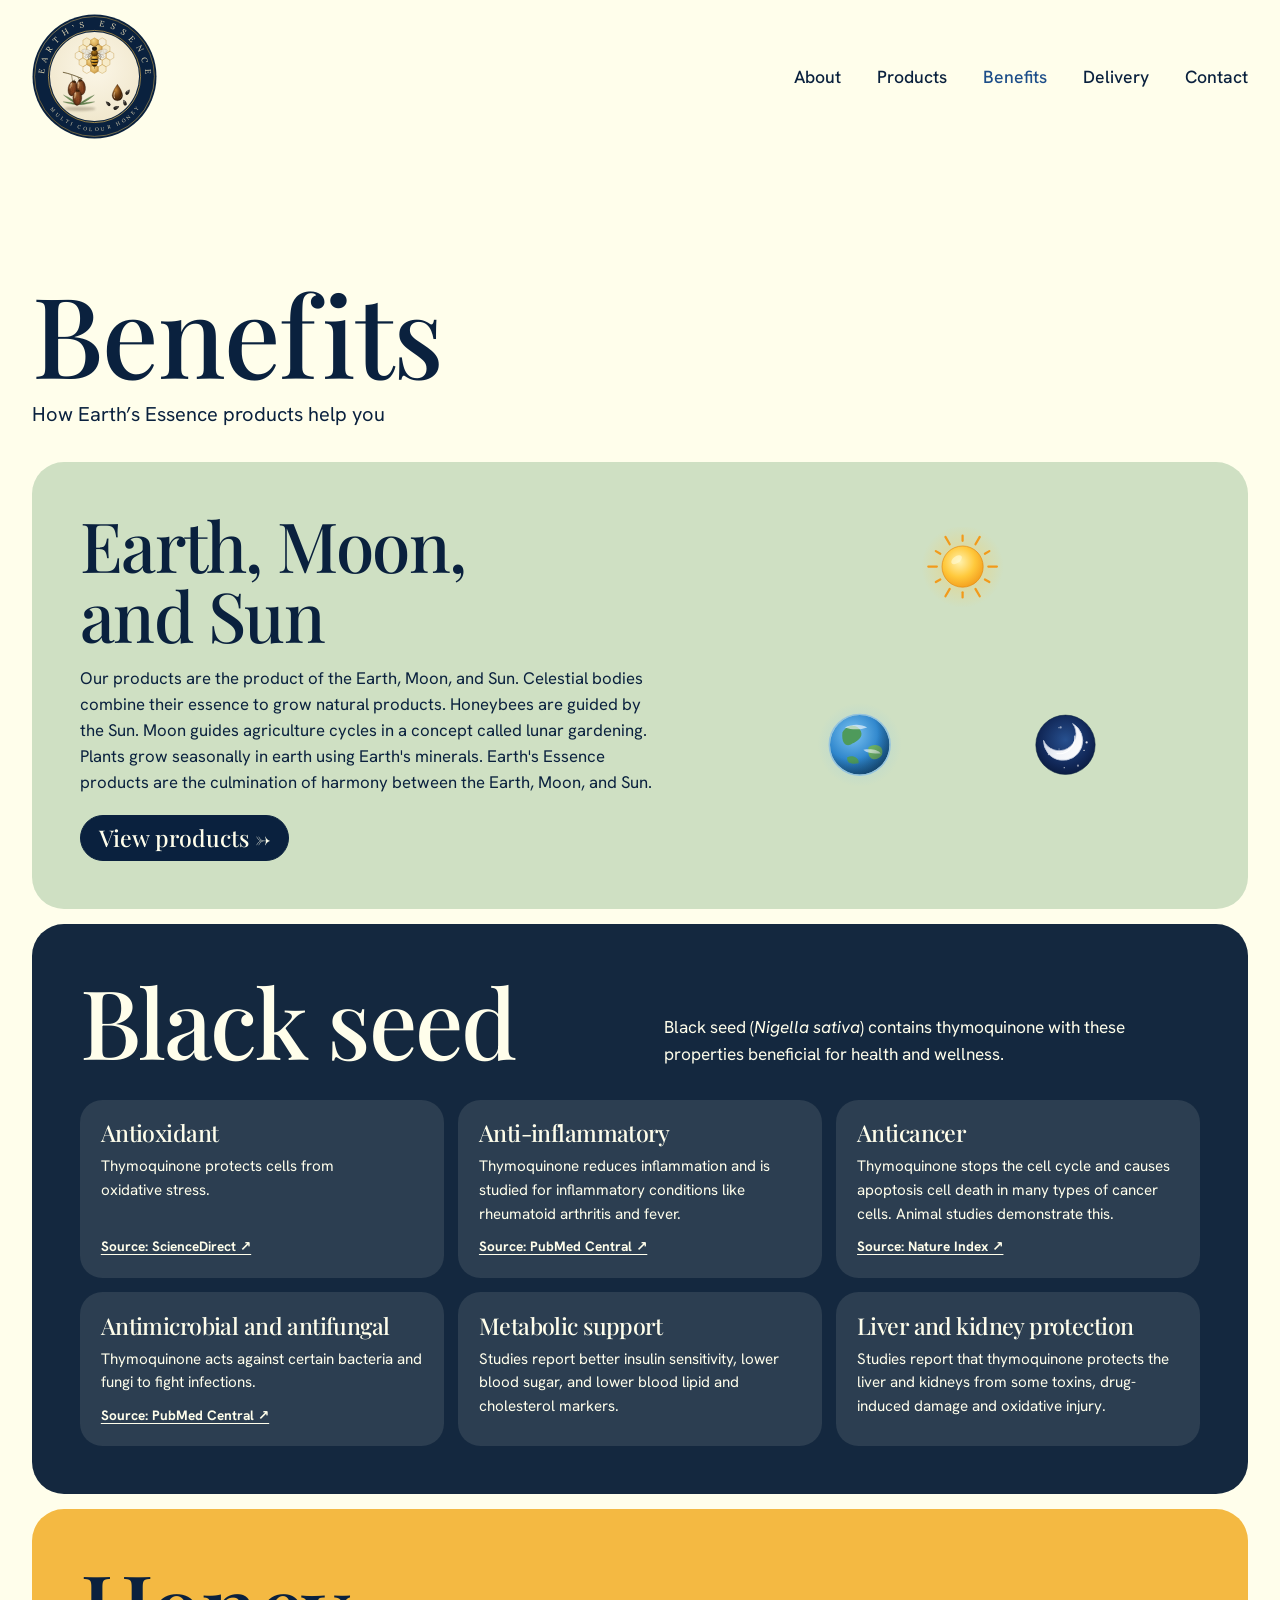
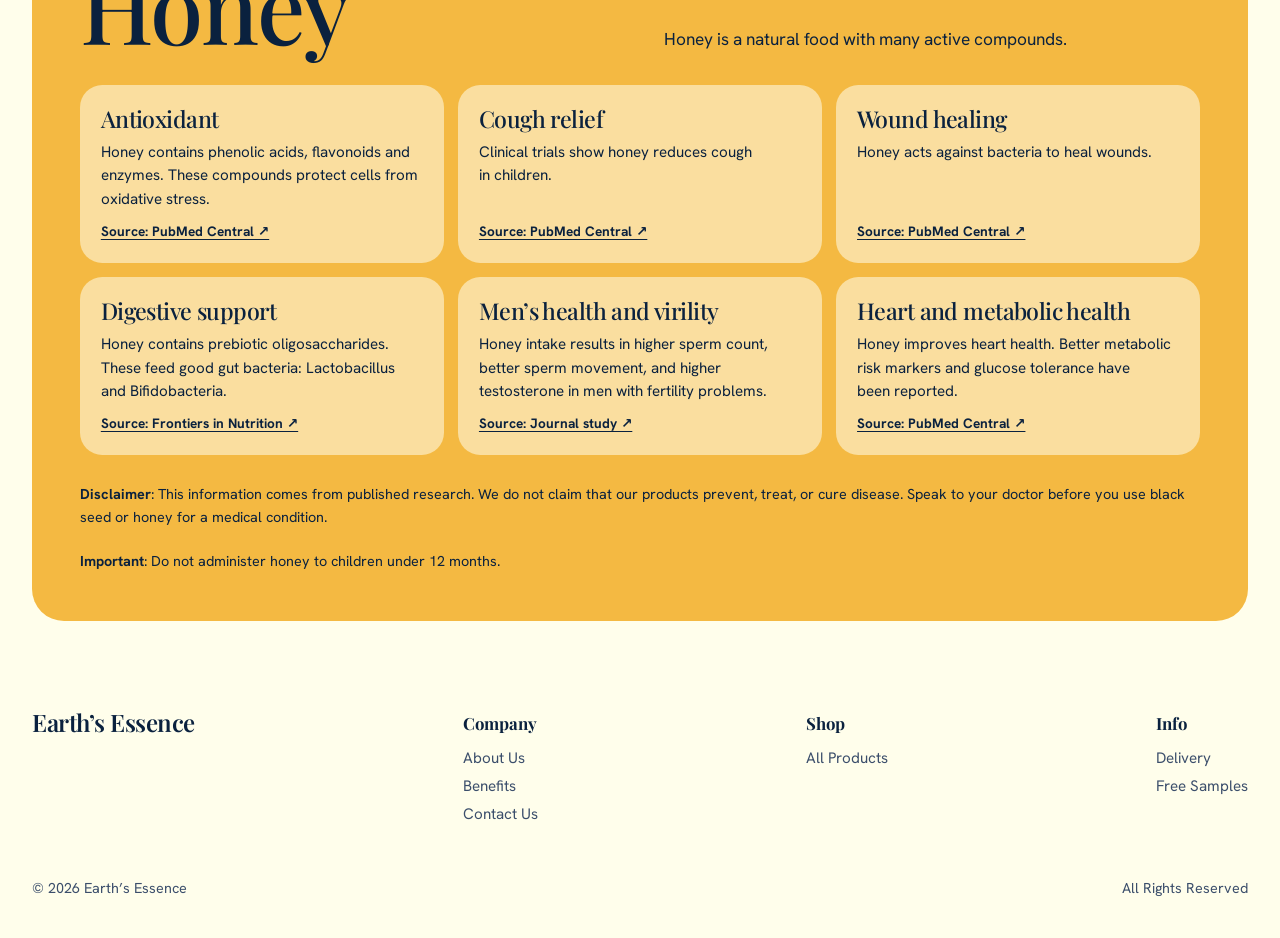
<file: benefits.html>
<!DOCTYPE html>
<html lang="en">
<head>
<meta charset="UTF-8">
<meta name="viewport" content="width=device-width, initial-scale=1">
<title>Benefits | Earth's Essence</title>
<meta name="description" content="Why Earth's Essence is pure, natural and authentic: how our honey, dates and black seed products are sourced and made.">
<meta name="theme-color" content="#FFFEEB">
<link rel="icon" type="image/svg+xml" href="assets/favicon.svg">
<link rel="icon" type="image/png" sizes="32x32" href="assets/favicon-32.png">
<link rel="apple-touch-icon" href="assets/apple-touch-icon.png">
<link rel="preconnect" href="https://fonts.googleapis.com"><link rel="preconnect" href="https://fonts.gstatic.com" crossorigin>
<link href="https://fonts.googleapis.com/css2?family=Playfair+Display:wght@400;500;600&family=Hanken+Grotesk:wght@400;500;700&family=Lora:wght@400&display=swap" rel="stylesheet">
<link rel="stylesheet" href="styles.css?v=20261105f">
</head>
<body>
<svg width="0" height="0" style="position: absolute" aria-hidden="true">
<defs>
<radialGradient id="esDisc" cx="50%" cy="40%" r="70%">
<stop offset="0" stop-color="#FBF6E7"></stop>
<stop offset="1" stop-color="#EFE5C9"></stop>
</radialGradient>
<linearGradient id="esGold" x1="0" y1="0" x2="1" y2="1">
<stop offset="0" stop-color="#E9CF8C"></stop>
<stop offset="0.5" stop-color="#B58A2B"></stop>
<stop offset="1" stop-color="#E6C879"></stop>
</linearGradient>
<radialGradient id="esCell" cx="38%" cy="30%" r="80%">
<stop offset="0" stop-color="#F3CF72"></stop>
<stop offset="0.6" stop-color="#D49A30"></stop>
<stop offset="1" stop-color="#A56C16"></stop>
</radialGradient>
<linearGradient id="esDrip" x1="0" y1="0" x2="1" y2="0">
<stop offset="0" stop-color="#B97A1A"></stop>
<stop offset="0.4" stop-color="#F0C766"></stop>
<stop offset="1" stop-color="#A56C16"></stop>
</linearGradient>
<radialGradient id="esDate" cx="34%" cy="26%" r="85%">
<stop offset="0" stop-color="#A86A38"></stop>
<stop offset="0.5" stop-color="#6E3A1B"></stop>
<stop offset="1" stop-color="#3B1D0C"></stop>
</radialGradient>
<radialGradient id="esOil" cx="34%" cy="34%" r="80%">
<stop offset="0" stop-color="#C98B3C"></stop>
<stop offset="0.5" stop-color="#6B3A10"></stop>
<stop offset="1" stop-color="#1F1006"></stop>
</radialGradient>
<linearGradient id="esLeaf" x1="0" y1="1" x2="0" y2="0">
<stop offset="0" stop-color="#4B6B3A"></stop>
<stop offset="1" stop-color="#8CA871"></stop>
</linearGradient>
<radialGradient id="esPetal" cx="40%" cy="30%" r="80%">
<stop offset="0" stop-color="#FFFFFA"></stop>
<stop offset="1" stop-color="#EEF0DD"></stop>
</radialGradient>
<radialGradient id="esSeed" cx="35%" cy="30%" r="75%">
<stop offset="0" stop-color="#55504A"></stop>
<stop offset="1" stop-color="#0D0B09"></stop>
</radialGradient>
<radialGradient id="esBee" cx="40%" cy="30%" r="80%">
<stop offset="0" stop-color="#F7CB55"></stop>
<stop offset="0.6" stop-color="#D9921A"></stop>
<stop offset="1" stop-color="#8A560A"></stop>
</radialGradient>
<linearGradient id="esWing" x1="0" y1="0" x2="1" y2="1">
<stop offset="0" stop-color="#FFFFFF" stop-opacity="0.9"></stop>
<stop offset="1" stop-color="#DCE8EA" stop-opacity="0.65"></stop>
</linearGradient>
<clipPath id="esAbd2"><path d="M0 2 C-10 4 -12 18 -6 28 C-3 33 3 33 6 28 C12 18 10 4 0 2 Z"></path></clipPath>
<radialGradient id="esThorax" cx="40%" cy="30%" r="80%">
<stop offset="0" stop-color="#B8801F"></stop>
<stop offset="0.6" stop-color="#6B430C"></stop>
<stop offset="1" stop-color="#2E1D08"></stop>
</radialGradient>
<filter id="esBlur" x="-30%" y="-100%" width="160%" height="300%"><feGaussianBlur stdDeviation="2"></feGaussianBlur></filter>
<path id="esTop" d="M 29.32,153 A 96.5,96.5 0 1 1 210.68,153"></path>
<path id="esBottom" d="M 15.3,120 A 104.7,104.7 0 0 0 224.7,120"></path>
<path id="esSeedShape" d="M0 -6.5 C3 -3.5 4.2 1.5 2.4 5 C0.8 6.8 -2 6.6 -3.2 4.4 C-4.2 1.2 -2.6 -3.4 0 -6.5 Z"></path>
<path id="esLeaflet" d="M0 0 C-3.5 -12 -3 -32 0 -50 C3 -32 3.5 -12 0 0 Z"></path>
<polygon id="esHex" points="0,-13 11.26,-6.5 11.26,6.5 0,13 -11.26,6.5 -11.26,-6.5"></polygon>
<ellipse id="esPetalShape" cx="0" cy="-17" rx="7.5" ry="15.5"></ellipse>

<radialGradient id="esDateWarm" cx="55%" cy="60%" r="60%">
<stop offset="0" stop-color="#B8572B" stop-opacity="0.55"></stop>
<stop offset="1" stop-color="#B8572B" stop-opacity="0"></stop>
</radialGradient>
<g id="esDateShape">
<ellipse cx="0" cy="0" rx="8.6" ry="14.5" fill="url(#esDate)" stroke="#2E1507" stroke-width="0.6"></ellipse>
<ellipse cx="1.5" cy="3" rx="6.5" ry="10.5" fill="url(#esDateWarm)"></ellipse>
<g fill="none" stroke-linecap="round">
<path d="M-5 -9 C-6.5 -3 -6.5 4 -4.5 10 M-2 -12 C-3.5 -4 -3.5 5 -1.5 12 M1.5 -12 C0.5 -4 1 5 2.5 12 M5 -8 C5.5 -2 5 4 3.8 9" stroke="#1E0C04" stroke-width="0.5" opacity="0.4"></path>
<path d="M-4.3 -9 C-5.8 -3 -5.8 4 -3.8 10 M-1.3 -12 C-2.8 -4 -2.8 5 -0.8 12 M2.2 -12 C1.2 -4 1.7 5 3.2 12" stroke="#D9A06A" stroke-width="0.3" opacity="0.35"></path>
<path d="M-6 -2 C-4 -1 -2 -1.5 0 -1 M0 3 C2 3.8 4 3.5 6 2 M-5 6 C-3.5 6.6 -2 6.4 -0.8 6" stroke="#1E0C04" stroke-width="0.4" opacity="0.35"></path>
</g>
<ellipse cx="-4.4" cy="-4.5" rx="1.8" ry="6.2" transform="rotate(8 -4.4 -4.5)" fill="#F2C690" opacity="0.5"></ellipse>
<ellipse cx="-4.8" cy="-8" rx="0.8" ry="2" transform="rotate(8 -4.8 -8)" fill="#FFFFFF" opacity="0.6"></ellipse>
<ellipse cx="0" cy="-13.4" rx="3.5" ry="1.7" fill="#2B1608" stroke="#1A0C04" stroke-width="0.3"></ellipse>
<path d="M0 -13.4 L-3 -14.4 M0 -13.4 L3 -14.4 M0 -13.4 L-2.4 -12.2 M0 -13.4 L2.4 -12.2" stroke="#6A4420" stroke-width="0.35" stroke-linecap="round"></path>
<path d="M0 -14.8 L0.3 -16.8" stroke="#4A3A1A" stroke-width="0.9" stroke-linecap="round"></path>
<ellipse cx="0" cy="13.8" rx="1.3" ry="0.6" fill="#1E0C04" opacity="0.6"></ellipse>
</g>

<g id="esScene">
<ellipse cx="92" cy="182" rx="30" ry="4" fill="#4A3B22" opacity="0.28" filter="url(#esBlur)"></ellipse>

<g transform="translate(90 174)" stroke="#3E5430" stroke-width="0.5">
<use href="#esLeaflet" fill="url(#esLeaf)" transform="rotate(-80) scale(0.62)"></use>
<use href="#esLeaflet" fill="url(#esLeaf)" transform="rotate(-58) scale(0.7)"></use>
<use href="#esLeaflet" fill="url(#esLeaf)" transform="rotate(58) scale(0.7)"></use>
<use href="#esLeaflet" fill="url(#esLeaf)" transform="rotate(80) scale(0.62)"></use>
</g>

<g transform="translate(120 80) scale(0.9) translate(-120 -80)">
<g stroke="#B27A18" stroke-width="0.7" stroke-linejoin="round" opacity="0.95">
<polygon points="103.55,42.00 111.77,46.75 111.77,56.25 103.55,61.00 95.32,56.25 95.32,46.75" fill="#F6E6B4" fill-opacity="0.55"></polygon>
<polygon points="120.00,42.00 128.23,46.75 128.23,56.25 120.00,61.00 111.77,56.25 111.77,46.75" fill="url(#esCell)" fill-opacity="0.8"></polygon>
<polygon points="136.45,42.00 144.68,46.75 144.68,56.25 136.45,61.00 128.23,56.25 128.23,46.75" fill="none" fill-opacity="0.55"></polygon>
<polygon points="95.32,56.25 103.55,61.00 103.55,70.50 95.32,75.25 87.09,70.50 87.09,61.00" fill="#F6E6B4" fill-opacity="0.55"></polygon>
<polygon points="111.77,56.25 120.00,61.00 120.00,70.50 111.77,75.25 103.55,70.50 103.55,61.00" fill="none" fill-opacity="0.55"></polygon>
<polygon points="128.23,56.25 136.45,61.00 136.45,70.50 128.23,75.25 120.00,70.50 120.00,61.00" fill="url(#esCell)" fill-opacity="0.8"></polygon>
<polygon points="144.68,56.25 152.91,61.00 152.91,70.50 144.68,75.25 136.45,70.50 136.45,61.00" fill="#F6E6B4" fill-opacity="0.55"></polygon>
<polygon points="87.09,70.50 95.32,75.25 95.32,84.75 87.09,89.50 78.86,84.75 78.86,75.25" fill="none" fill-opacity="0.55"></polygon>
<polygon points="103.55,70.50 111.77,75.25 111.77,84.75 103.55,89.50 95.32,84.75 95.32,75.25" fill="none" fill-opacity="0.55"></polygon>
<polygon points="120.00,70.50 128.23,75.25 128.23,84.75 120.00,89.50 111.77,84.75 111.77,75.25" fill="url(#esCell)" fill-opacity="0.8"></polygon>
<polygon points="136.45,70.50 144.68,75.25 144.68,84.75 136.45,89.50 128.23,84.75 128.23,75.25" fill="none" fill-opacity="0.55"></polygon>
<polygon points="152.91,70.50 161.14,75.25 161.14,84.75 152.91,89.50 144.68,84.75 144.68,75.25" fill="none" fill-opacity="0.55"></polygon>
<polygon points="95.32,84.75 103.55,89.50 103.55,99.00 95.32,103.75 87.09,99.00 87.09,89.50" fill="#F6E6B4" fill-opacity="0.55"></polygon>
<polygon points="111.77,84.75 120.00,89.50 120.00,99.00 111.77,103.75 103.55,99.00 103.55,89.50" fill="url(#esCell)" fill-opacity="0.8"></polygon>
<polygon points="128.23,84.75 136.45,89.50 136.45,99.00 128.23,103.75 120.00,99.00 120.00,89.50" fill="none" fill-opacity="0.55"></polygon>
<polygon points="144.68,84.75 152.91,89.50 152.91,99.00 144.68,103.75 136.45,99.00 136.45,89.50" fill="#F6E6B4" fill-opacity="0.55"></polygon>
<polygon points="103.55,99.00 111.77,103.75 111.77,113.25 103.55,118.00 95.32,113.25 95.32,103.75" fill="none" fill-opacity="0.55"></polygon>
<polygon points="120.00,99.00 128.23,103.75 128.23,113.25 120.00,118.00 111.77,113.25 111.77,103.75" fill="url(#esCell)" fill-opacity="0.8"></polygon>
<polygon points="136.45,99.00 144.68,103.75 144.68,113.25 136.45,118.00 128.23,113.25 128.23,103.75" fill="#F6E6B4" fill-opacity="0.55"></polygon>
</g>
</g>
<g transform="translate(120 78) scale(0.72)">
<g id="esWingL" transform="translate(-6 -5) scale(0.7) translate(6 5)">
<path d="M-6 -8 C-18 -16 -34 -22 -44 -16 C-48 -12 -44 -4 -34 0 C-24 4 -12 0 -6 -4 Z" fill="url(#esWing)" stroke="#5A3410" stroke-width="0.7" stroke-linejoin="round"></path>
<path d="M-7 -7 C-20 -12 -34 -15 -43 -14 M-8 -5 C-20 -7 -34 -8 -45 -10 M-8 -3 C-18 -3 -30 -3 -38 -4" stroke="#8A5A1A" stroke-width="0.4" fill="none"></path>
<path d="M-22 -14 C-23 -9 -22 -5 -21 -3 M-32 -17 C-33 -12 -32 -7 -31 -4 M-39 -15 C-40 -11 -39 -8 -38 -5" stroke="#8A5A1A" stroke-width="0.3" fill="none"></path>
<path d="M-6 -3 C-16 -2 -28 2 -34 8 C-36 12 -32 15 -26 14 C-18 12 -9 5 -6 0 Z" fill="url(#esWing)" stroke="#5A3410" stroke-width="0.7" stroke-linejoin="round"></path>
<path d="M-8 -1 C-18 1 -28 5 -33 10 M-9 1 C-16 4 -23 8 -27 12" stroke="#8A5A1A" stroke-width="0.4" fill="none"></path>
</g>
<use href="#esWingL" transform="scale(-1 1)"></use>
<g stroke="#2A1D0B" stroke-width="0.9" stroke-linecap="round" stroke-linejoin="round" fill="none">
<path d="M-7 -4 L-14 -2 L-18 5 M-7 0 L-15 5 L-16 13 M-6 4 L-12 12 L-10 19"></path>
<path d="M7 -4 L14 -2 L18 5 M7 0 L15 5 L16 13 M6 4 L12 12 L10 19"></path>
</g>
<path d="M0 2 C-10 4 -12 18 -6 28 C-3 33 3 33 6 28 C12 18 10 4 0 2 Z" fill="url(#esBee)" stroke="#4E3308" stroke-width="0.8"></path>
<g clip-path="url(#esAbd2)" fill="#2A1D0B">
<path d="M-13 9 Q0 13.5 13 9 L13 12.5 Q0 17 -13 12.5 Z"></path>
<path d="M-13 17 Q0 21.5 13 17 L13 20.5 Q0 25 -13 20.5 Z"></path>
<path d="M-13 25 Q0 29.5 13 25 L13 36 L-13 36 Z"></path>
</g>
<path d="M-5 6 C-8 12 -8 18 -6 23" stroke="#FFE9A8" stroke-width="1" fill="none" stroke-linecap="round" opacity="0.5"></path>
<path d="M0 33 L0 36.5" stroke="#2A1D0B" stroke-width="1" stroke-linecap="round"></path>
<ellipse cx="0" cy="-4" rx="8.6" ry="8" fill="url(#esThorax)" stroke="#2A1608" stroke-width="0.6"></ellipse>
<path d="M-8 -8 L-10.5 -9 M-9 -4 L-11.8 -4 M-8 0 L-10.5 1 M8 -8 L10.5 -9 M9 -4 L11.8 -4 M8 0 L10.5 1 M-4 -11 L-4.6 -13 M4 -11 L4.6 -13 M-3 3 L-3.4 5 M3 3 L3.4 5" stroke="#C9902A" stroke-width="0.7" stroke-linecap="round" opacity="0.75"></path>
<path d="M0 -10 L0 2" stroke="#1E1206" stroke-width="0.5" opacity="0.5"></path>
<ellipse cx="0" cy="-16" rx="6" ry="5" fill="#241A10" stroke="#120C06" stroke-width="0.5"></ellipse>
<ellipse cx="-4.4" cy="-16.5" rx="2.3" ry="3.3" transform="rotate(-8 -4.4 -16.5)" fill="#0F0B07"></ellipse>
<ellipse cx="4.4" cy="-16.5" rx="2.3" ry="3.3" transform="rotate(8 4.4 -16.5)" fill="#0F0B07"></ellipse>
<ellipse cx="-5" cy="-18" rx="0.7" ry="1.1" fill="#fff" opacity="0.65"></ellipse>
<ellipse cx="5" cy="-18" rx="0.7" ry="1.1" fill="#fff" opacity="0.65"></ellipse>
<path d="M-1.6 -11.6 L0 -9.8 L1.6 -11.6" stroke="#120C06" stroke-width="0.8" fill="none" stroke-linecap="round"></path>
<g stroke="#241A10" stroke-width="0.8" fill="none" stroke-linecap="round">
<path d="M-2.4 -20 C-4 -25 -8 -28 -12 -28"></path>
<path d="M2.4 -20 C4 -25 8 -28 12 -28"></path>
</g>
<circle cx="-12.4" cy="-28" r="1.1" fill="#241A10"></circle>
<circle cx="12.4" cy="-28" r="1.1" fill="#241A10"></circle>
</g>

<g transform="translate(0 12)">
<path d="M60 100 C70 102 82 106 96 112" stroke="#5B4A24" stroke-width="1.6" fill="none" stroke-linecap="round"></path>
<path d="M76 105 L78 118 M88 109 L92 116" stroke="#5B4A24" stroke-width="1" fill="none"></path>
<use href="#esDateShape" transform="translate(78 131) rotate(12)"></use>
<use href="#esDateShape" transform="translate(94 129) rotate(-5)"></use>
<use href="#esDateShape" transform="translate(87 149) rotate(3)"></use>
</g>
<g>
<use href="#esSeedShape" fill="url(#esSeed)" transform="translate(184 150) rotate(35) scale(0.95)"></use>
<use href="#esSeedShape" fill="url(#esSeed)" transform="translate(178 170) rotate(-25) scale(0.95)"></use>
<use href="#esSeedShape" fill="url(#esSeed)" transform="translate(162 180) rotate(62) scale(0.95)"></use>
<use href="#esSeedShape" fill="url(#esSeed)" transform="translate(146 172) rotate(-48) scale(0.9)"></use>
<ellipse cx="184" cy="148" rx="0.8" ry="1.6" fill="#fff" opacity="0.5"></ellipse>
<ellipse cx="177" cy="168" rx="0.8" ry="1.6" fill="#fff" opacity="0.5"></ellipse>
</g>

<g transform="translate(-14 55)">
<path d="M178 80 C178 80 168 94 168 101 C168 107.5 172.5 111.5 178 111.5 C183.5 111.5 188 107.5 188 101 C188 94 178 80 178 80 Z" fill="url(#esOil)" stroke="#1F1006" stroke-width="0.5"></path>
<path d="M172.5 96 C171 99.5 171 103 172.5 106" stroke="#F7E3B8" stroke-width="1.6" stroke-linecap="round" fill="none" opacity="0.8"></path>
<path d="M183 106.5 C185 105 186 103 186.5 100.5" stroke="#D9A862" stroke-width="1" stroke-linecap="round" fill="none" opacity="0.5"></path>
</g>
</g>

<symbol id="esBadge" viewBox="0 0 240 240">
<circle cx="120" cy="120" r="119" fill="currentColor"></circle>
<circle cx="120" cy="120" r="115" fill="none" stroke="url(#esGold)" stroke-width="1"></circle>
<circle cx="120" cy="120" r="88.5" fill="none" stroke="url(#esGold)" stroke-width="1.4"></circle>
<circle cx="120" cy="120" r="85.5" fill="url(#esDisc)"></circle>
<text style="font-family: 'Lora', serif; font-weight: 400; font-size: 15.5px; letter-spacing: 11.25px" fill="#F2E4BB" text-anchor="middle"><textPath href="#esTop" startOffset="51.5%">EARTH’S ESSENCE</textPath></text>
<text style="font-family: 'Lora', serif; font-weight: 400; font-size: 9.5px; letter-spacing: 5px" fill="#F2E4BB" text-anchor="middle"><textPath href="#esBottom" startOffset="50.8%">MULTI COLOUR HONEY</textPath></text>
<use href="#esScene"></use>
</symbol>

<symbol id="esCore" viewBox="0 0 240 240">
<circle cx="120" cy="120" r="119" fill="currentColor"></circle>
<circle cx="120" cy="120" r="109" fill="none" stroke="url(#esGold)" stroke-width="2"></circle>
<circle cx="120" cy="120" r="105" fill="url(#esDisc)"></circle>
<g transform="translate(120 122) scale(1.24) translate(-120 -122)"><use href="#esScene"></use></g>
</symbol>
</defs>
</svg>
<div class="wrap">
<nav><a class="logo" href="index.html" aria-label="Earth’s Essence home"><svg viewBox="0 0 240 240" role="img" aria-label="Earth’s Essence logo"><use href="#esBadge"></use></svg><span class="wm">Earth’s Essence</span></a><ul id="menu"><li><a href="index.html#about">About</a></li><li><a href="products.html">Products</a></li><li><a href="benefits.html" aria-current="page">Benefits</a></li><li><a href="index.html#delivery">Delivery</a></li><li><a href="https://wa.me/447985510305" target="_blank" rel="noopener">Contact</a></li></ul><button class="burger" type="button" aria-expanded="false" aria-controls="overlay" aria-label="Open menu"><span></span><span></span><span></span></button></nav>
<div class="overlay" id="overlay" aria-hidden="true"><div class="ov-links"><a href="index.html#about">About</a><a href="products.html">Products</a><a href="benefits.html" aria-current="page">Benefits</a><a href="index.html#delivery">Delivery</a><a href="https://wa.me/447985510305" target="_blank" rel="noopener">Contact</a></div></div>
<section class="ph-top flush"><h1 class="small">Bene<b class="fx">f</b>its</h1>
<p class="lede">How Earth’s Essence products help you</p>
<div class="moon" id="pure"><div><h3>Earth, Moon, and Sun</h3><p>Our products are the product of the Earth, Moon, and Sun. Celestial bodies combine their essence to grow natural products. Honeybees are guided by the Sun. Moon guides agriculture cycles in a concept called lunar gardening. Plants grow seasonally in earth using Earth's minerals. Earth's Essence products are the culmination of harmony between the Earth, Moon, and Sun.</p><a class="btn" href="products.html">View products →</a></div><div class="anim" role="img" aria-label="Animation: the sun, a crescent moon and the Earth circle around a triangle's corners while dates, honey and black seed appear in turn at its centre"><svg class="hero-anim" viewBox="0 0 720 480" preserveAspectRatio="xMidYMid meet" aria-hidden="true">
<defs>
<radialGradient id="tsSun" cx="42%" cy="38%" r="68%"><stop offset="0" stop-color="#FFF3B0"></stop><stop offset="0.55" stop-color="#FFC93C"></stop><stop offset="1" stop-color="#F29A1A"></stop></radialGradient>
<radialGradient id="tsSunGlow" cx="50%" cy="50%" r="50%"><stop offset="0" stop-color="#FFC94A" stop-opacity=".5"></stop><stop offset="1" stop-color="#FFC94A" stop-opacity="0"></stop></radialGradient>
<linearGradient id="tsMoon" x1="0" y1="0" x2="1" y2="1"><stop offset="0" stop-color="#FFFFFF"></stop><stop offset="0.6" stop-color="#F1F3F8"></stop><stop offset="1" stop-color="#CBD3E3"></stop></linearGradient>
<radialGradient id="tsNightSky" cx="50%" cy="42%" r="70%"><stop offset="0" stop-color="#27508F"></stop><stop offset="0.6" stop-color="#12295A"></stop><stop offset="1" stop-color="#061331"></stop></radialGradient>
<radialGradient id="tsOcean" cx="38%" cy="32%" r="80%"><stop offset="0" stop-color="#7CC4F2"></stop><stop offset="0.55" stop-color="#2F86CC"></stop><stop offset="1" stop-color="#14507A"></stop></radialGradient>
<radialGradient id="tsEarthGlow" cx="50%" cy="50%" r="50%"><stop offset="0" stop-color="#7CC4F2" stop-opacity=".4"></stop><stop offset="1" stop-color="#7CC4F2" stop-opacity="0"></stop></radialGradient>
<radialGradient id="tsShade" cx="35%" cy="30%" r="80%"><stop offset="0.55" stop-color="#0A213E" stop-opacity="0"></stop><stop offset="1" stop-color="#0A213E" stop-opacity=".45"></stop></radialGradient>
<clipPath id="tsBall"><circle r="24"></circle></clipPath>
<linearGradient id="tsDate" x1="0" y1="0" x2="1" y2="1"><stop offset="0" stop-color="#C9803A"></stop><stop offset="0.55" stop-color="#8A431A"></stop><stop offset="1" stop-color="#4A1E08"></stop></linearGradient>
<radialGradient id="tsWax" cx="36%" cy="28%" r="85%"><stop offset="0" stop-color="#FFE9A0"></stop><stop offset="0.6" stop-color="#F2B233"></stop><stop offset="1" stop-color="#C7811A"></stop></radialGradient>
<radialGradient id="tsHoney" cx="35%" cy="30%" r="80%"><stop offset="0" stop-color="#FFE48A"></stop><stop offset="0.6" stop-color="#EDA920"></stop><stop offset="1" stop-color="#B8700A"></stop></radialGradient>
</defs>


<g class="ts-slot ts-s1" transform="translate(360 240) scale(1.25)"><g class="ts-p ts-p1"><path d="M0 -8 C-10 -22 -26 -26 -36 -20 C-26 -14 -12 -12 0 -8 Z" fill="#4E9A5B" opacity=".9"></path><path d="M0 -8 C10 -22 26 -26 36 -20 C26 -14 12 -12 0 -8 Z" fill="#3F8A4C" opacity=".9"></path><ellipse cx="-15" cy="3" rx="9.5" ry="16" transform="rotate(-28 -15 3)" fill="url(#tsDate)" stroke="#2E1507" stroke-width=".6"></ellipse><ellipse cx="-18" cy="-1" rx="2" ry="8" transform="rotate(-28 -18 -1)" fill="#F0C58A" opacity=".55"></ellipse><path d="M-20 -3 C-18 7 -18 12 -17 16" stroke="#2A1105" stroke-width=".6" fill="none" opacity=".35" stroke-linecap="round"></path><ellipse cx="-18.1" cy="-12" rx="3.6" ry="1.8" fill="#2B1608"></ellipse><ellipse cx="0" cy="-2" rx="9.5" ry="16" transform="rotate(0 0 -2)" fill="url(#tsDate)" stroke="#2E1507" stroke-width=".6"></ellipse><ellipse cx="-3" cy="-6" rx="2" ry="8" transform="rotate(0 -3 -6)" fill="#F0C58A" opacity=".55"></ellipse><path d="M-5 -8 C-3 2 -3 7 -2 11" stroke="#2A1105" stroke-width=".6" fill="none" opacity=".35" stroke-linecap="round"></path><ellipse cx="0.0" cy="-17" rx="3.6" ry="1.8" fill="#2B1608"></ellipse><ellipse cx="15" cy="3" rx="9.5" ry="16" transform="rotate(28 15 3)" fill="url(#tsDate)" stroke="#2E1507" stroke-width=".6"></ellipse><ellipse cx="12" cy="-1" rx="2" ry="8" transform="rotate(28 12 -1)" fill="#F0C58A" opacity=".55"></ellipse><path d="M10 -3 C12 7 12 12 13 16" stroke="#2A1105" stroke-width=".6" fill="none" opacity=".35" stroke-linecap="round"></path><ellipse cx="18.1" cy="-12" rx="3.6" ry="1.8" fill="#2B1608"></ellipse></g></g>
<g class="ts-slot ts-s2" transform="translate(360 240) scale(1.25)"><g class="ts-p ts-p2"><polygon points="-19.1,-26.9 -10.0,-21.7 -10.0,-11.3 -19.1,-6.1 -28.1,-11.3 -28.1,-21.7" fill="url(#tsWax)" stroke="#8A560C" stroke-width=".8" stroke-linejoin="round"></polygon><ellipse cx="-22.7" cy="-20.5" rx="3" ry="1.5" transform="rotate(-30 -22.7 -20.5)" fill="#FFF3C4" opacity=".6"></ellipse><polygon points="0.0,-26.9 9.0,-21.7 9.0,-11.3 0.0,-6.1 -9.0,-11.3 -9.0,-21.7" fill="url(#tsWax)" stroke="#8A560C" stroke-width=".8" stroke-linejoin="round"></polygon><ellipse cx="-3.6" cy="-20.5" rx="3" ry="1.5" transform="rotate(-30 -3.6 -20.5)" fill="#FFF3C4" opacity=".6"></ellipse><polygon points="19.1,-26.9 28.1,-21.7 28.1,-11.3 19.1,-6.1 10.0,-11.3 10.0,-21.7" fill="url(#tsWax)" stroke="#8A560C" stroke-width=".8" stroke-linejoin="round"></polygon><ellipse cx="15.5" cy="-20.5" rx="3" ry="1.5" transform="rotate(-30 15.5 -20.5)" fill="#FFF3C4" opacity=".6"></ellipse><polygon points="-9.5,-10.4 -0.5,-5.2 -0.5,5.2 -9.5,10.4 -18.5,5.2 -18.5,-5.2" fill="url(#tsWax)" stroke="#8A560C" stroke-width=".8" stroke-linejoin="round"></polygon><ellipse cx="-13.1" cy="-4.0" rx="3" ry="1.5" transform="rotate(-30 -13.1 -4.0)" fill="#FFF3C4" opacity=".6"></ellipse><polygon points="9.5,-10.4 18.5,-5.2 18.5,5.2 9.5,10.4 0.5,5.2 0.5,-5.2" fill="url(#tsWax)" stroke="#8A560C" stroke-width=".8" stroke-linejoin="round"></polygon><ellipse cx="5.9" cy="-4.0" rx="3" ry="1.5" transform="rotate(-30 5.9 -4.0)" fill="#FFF3C4" opacity=".6"></ellipse><polygon points="0.0,6.1 9.0,11.3 9.0,21.7 0.0,26.9 -9.0,21.7 -9.0,11.3" fill="url(#tsWax)" stroke="#8A560C" stroke-width=".8" stroke-linejoin="round"></polygon><ellipse cx="-3.6" cy="12.5" rx="3" ry="1.5" transform="rotate(-30 -3.6 12.5)" fill="#FFF3C4" opacity=".6"></ellipse></g></g>
<g class="ts-slot ts-s3" transform="translate(360 240) scale(1.25)"><g class="ts-p ts-p3"><g transform="translate(-12.7 -19.5) rotate(41) scale(1.5)"><path d="M0 -4.6 C2.2 -2.4 3 1 1.7 3.6 C.6 5 -1.5 4.8 -2.3 3.2 C-3 .8 -1.8 -2.4 0 -4.6 Z" fill="#0B0A09"></path><ellipse cx="-.6" cy="-1.4" rx=".6" ry="1.3" fill="#8A8782"></ellipse></g><g transform="translate(-20.8 -9.3) rotate(286) scale(1.5)"><path d="M0 -4.6 C2.2 -2.4 3 1 1.7 3.6 C.6 5 -1.5 4.8 -2.3 3.2 C-3 .8 -1.8 -2.4 0 -4.6 Z" fill="#0B0A09"></path><ellipse cx="-.6" cy="-1.4" rx=".6" ry="1.3" fill="#8A8782"></ellipse></g><g transform="translate(12.7 -15.5) rotate(186) scale(1.5)"><path d="M0 -4.6 C2.2 -2.4 3 1 1.7 3.6 C.6 5 -1.5 4.8 -2.3 3.2 C-3 .8 -1.8 -2.4 0 -4.6 Z" fill="#0B0A09"></path><ellipse cx="-.6" cy="-1.4" rx=".6" ry="1.3" fill="#8A8782"></ellipse></g><g transform="translate(1.8 -13.6) rotate(355) scale(1.5)"><path d="M0 -4.6 C2.2 -2.4 3 1 1.7 3.6 C.6 5 -1.5 4.8 -2.3 3.2 C-3 .8 -1.8 -2.4 0 -4.6 Z" fill="#0B0A09"></path><ellipse cx="-.6" cy="-1.4" rx=".6" ry="1.3" fill="#8A8782"></ellipse></g><g transform="translate(15.8 4.4) rotate(1) scale(1.5)"><path d="M0 -4.6 C2.2 -2.4 3 1 1.7 3.6 C.6 5 -1.5 4.8 -2.3 3.2 C-3 .8 -1.8 -2.4 0 -4.6 Z" fill="#0B0A09"></path><ellipse cx="-.6" cy="-1.4" rx=".6" ry="1.3" fill="#8A8782"></ellipse></g><g transform="translate(-9.1 -1.7) rotate(282) scale(1.5)"><path d="M0 -4.6 C2.2 -2.4 3 1 1.7 3.6 C.6 5 -1.5 4.8 -2.3 3.2 C-3 .8 -1.8 -2.4 0 -4.6 Z" fill="#0B0A09"></path><ellipse cx="-.6" cy="-1.4" rx=".6" ry="1.3" fill="#8A8782"></ellipse></g><g transform="translate(5.1 -0.2) rotate(79) scale(1.5)"><path d="M0 -4.6 C2.2 -2.4 3 1 1.7 3.6 C.6 5 -1.5 4.8 -2.3 3.2 C-3 .8 -1.8 -2.4 0 -4.6 Z" fill="#0B0A09"></path><ellipse cx="-.6" cy="-1.4" rx=".6" ry="1.3" fill="#8A8782"></ellipse></g><g transform="translate(-21.9 0.7) rotate(257) scale(1.5)"><path d="M0 -4.6 C2.2 -2.4 3 1 1.7 3.6 C.6 5 -1.5 4.8 -2.3 3.2 C-3 .8 -1.8 -2.4 0 -4.6 Z" fill="#0B0A09"></path><ellipse cx="-.6" cy="-1.4" rx=".6" ry="1.3" fill="#8A8782"></ellipse></g><g transform="translate(-4.3 9.1) rotate(210) scale(1.5)"><path d="M0 -4.6 C2.2 -2.4 3 1 1.7 3.6 C.6 5 -1.5 4.8 -2.3 3.2 C-3 .8 -1.8 -2.4 0 -4.6 Z" fill="#0B0A09"></path><ellipse cx="-.6" cy="-1.4" rx=".6" ry="1.3" fill="#8A8782"></ellipse></g><g transform="translate(23.1 -8.6) rotate(78) scale(1.5)"><path d="M0 -4.6 C2.2 -2.4 3 1 1.7 3.6 C.6 5 -1.5 4.8 -2.3 3.2 C-3 .8 -1.8 -2.4 0 -4.6 Z" fill="#0B0A09"></path><ellipse cx="-.6" cy="-1.4" rx=".6" ry="1.3" fill="#8A8782"></ellipse></g><g transform="translate(-13.9 6.7) rotate(110) scale(1.5)"><path d="M0 -4.6 C2.2 -2.4 3 1 1.7 3.6 C.6 5 -1.5 4.8 -2.3 3.2 C-3 .8 -1.8 -2.4 0 -4.6 Z" fill="#0B0A09"></path><ellipse cx="-.6" cy="-1.4" rx=".6" ry="1.3" fill="#8A8782"></ellipse></g><g transform="translate(12.8 -5.2) rotate(152) scale(1.5)"><path d="M0 -4.6 C2.2 -2.4 3 1 1.7 3.6 C.6 5 -1.5 4.8 -2.3 3.2 C-3 .8 -1.8 -2.4 0 -4.6 Z" fill="#0B0A09"></path><ellipse cx="-.6" cy="-1.4" rx=".6" ry="1.3" fill="#8A8782"></ellipse></g><g transform="translate(7.4 9.4) rotate(247) scale(1.5)"><path d="M0 -4.6 C2.2 -2.4 3 1 1.7 3.6 C.6 5 -1.5 4.8 -2.3 3.2 C-3 .8 -1.8 -2.4 0 -4.6 Z" fill="#0B0A09"></path><ellipse cx="-.6" cy="-1.4" rx=".6" ry="1.3" fill="#8A8782"></ellipse></g></g></g>

<g class="ts-orbit">
<g transform="translate(360 60)"><g class="ts-up"><g transform="scale(1.3)"><circle r="48" fill="url(#tsSunGlow)"></circle><g class="ts-rays" stroke="#F29A1A" stroke-width="2.6" stroke-linecap="round"><path d="M30.0 0.0 L40.0 0.0"></path><path d="M26.0 15.0 L31.2 18.0"></path><path d="M15.0 26.0 L20.0 34.6"></path><path d="M0.0 30.0 L0.0 36.0"></path><path d="M-15.0 26.0 L-20.0 34.6"></path><path d="M-26.0 15.0 L-31.2 18.0"></path><path d="M-30.0 0.0 L-40.0 0.0"></path><path d="M-26.0 -15.0 L-31.2 -18.0"></path><path d="M-15.0 -26.0 L-20.0 -34.6"></path><path d="M-0.0 -30.0 L-0.0 -36.0"></path><path d="M15.0 -26.0 L20.0 -34.6"></path><path d="M26.0 -15.0 L31.2 -18.0"></path></g><circle r="24" fill="url(#tsSun)" stroke="#E58A10" stroke-width=".8"></circle><ellipse cx="-7" cy="-8" rx="7" ry="4" transform="rotate(-35 -7 -8)" fill="#FFFBD8" opacity=".6"></ellipse></g></g></g>
<g transform="translate(515.9 330)"><g class="ts-up"><g transform="scale(1.875)"><circle r="24" fill="url(#tsNightSky)"></circle><circle cx="-13.4" cy="7.6" r="0.9" fill="#FFFFFF" opacity="0.64"></circle><circle cx="-1.0" cy="18.5" r="0.5" fill="#FFFFFF" opacity="0.75"></circle><circle cx="-5.2" cy="3.4" r="0.5" fill="#FFFFFF" opacity="0.57"></circle><circle cx="10.1" cy="16.9" r="0.9" fill="#FFFFFF" opacity="0.52"></circle><circle cx="15.0" cy="4.6" r="0.5" fill="#FFFFFF" opacity="0.98"></circle><circle cx="1.6" cy="7.8" r="0.9" fill="#FFFFFF" opacity="0.98"></circle><circle cx="-5.3" cy="-13.8" r="0.5" fill="#FFFFFF" opacity="0.56"></circle><circle cx="17.1" cy="-1.9" r="0.9" fill="#FFFFFF" opacity="0.86"></circle><circle cx="-3.9" cy="-14.0" r="0.9" fill="#FFFFFF" opacity="0.52"></circle><circle r="24" fill="none" stroke="#0A213E" stroke-width=".8" opacity=".5"></circle></g></g><g transform="rotate(150) scale(1.875)"><g transform="translate(0 3.8) scale(.72)"><path d="M-18.86 11.33 A22 22 0 1 1 18.86 11.33 A19 19 0 1 0 -18.86 11.33 Z" fill="url(#tsMoon)" stroke="#C3CCDD" stroke-width=".8" stroke-linejoin="round"></path><path d="M-14 -2 C-9 -13 5 -16 13 -9" fill="none" stroke="#FFFFFF" stroke-width="1.2" stroke-linecap="round" opacity=".9"></path></g></g></g>
<g transform="translate(204.1 330)"><g class="ts-up"><g transform="scale(1.875)"><circle r="34" fill="url(#tsEarthGlow)"></circle><circle r="24" fill="url(#tsOcean)"></circle><g clip-path="url(#tsBall)"><g class="ts-spin"><g transform="translate(0 0)"><path d="M-14 -10 C-10 -17 -2 -17 1 -11 C3 -6 -2 -3 -6 -1 C-10 2 -15 0 -14 -10 Z" fill="#4E9A5B"></path><path d="M7 2 C13 -2 20 1 18 8 C15 13 8 13 7 7 Z" fill="#6AAE62"></path><path d="M-10 10 C-5 8 0 11 -1 15 C-6 16 -11 15 -10 10 Z" fill="#4E9A5B"></path><path d="M-12 -14 C-6 -17 1 -17 6 -14 C0 -12 -6 -12 -12 -14 Z M3 4 C9 3 15 4 17 7 C11 7 6 7 3 4 Z" fill="#FFFFFF" opacity=".6"></path></g><g transform="translate(48 0)"><path d="M-14 -10 C-10 -17 -2 -17 1 -11 C3 -6 -2 -3 -6 -1 C-10 2 -15 0 -14 -10 Z" fill="#4E9A5B"></path><path d="M7 2 C13 -2 20 1 18 8 C15 13 8 13 7 7 Z" fill="#6AAE62"></path><path d="M-10 10 C-5 8 0 11 -1 15 C-6 16 -11 15 -10 10 Z" fill="#4E9A5B"></path><path d="M-12 -14 C-6 -17 1 -17 6 -14 C0 -12 -6 -12 -12 -14 Z M3 4 C9 3 15 4 17 7 C11 7 6 7 3 4 Z" fill="#FFFFFF" opacity=".6"></path></g></g><circle r="24" fill="url(#tsShade)"></circle></g><circle r="24.6" fill="none" stroke="#7FB8E8" stroke-width="1.1" opacity=".7"></circle></g></g></g>
</g>
</svg></div></div>
</section>
<section class="bsec navy" id="black-seed"><div class="bhead"><h2>Black seed</h2><p>Black seed (<i>Nigella sativa</i>) contains thymoquinone with these properties beneficial for health and wellness.</p></div><ol class="blist">
<li id="bs-antioxidant"><h3>Antioxidant</h3><p>Thymoquinone protects cells from oxidative stress.</p><a class="src" href="https://www.sciencedirect.com/science/article/abs/pii/S104366181500050X" target="_blank" rel="noopener">Source: ScienceDirect ↗</a></li>
<li id="bs-anti-inflammatory"><h3>Anti-inflammatory</h3><p>Thymoquinone reduces inflammation and is studied for inflammatory conditions like rheumatoid arthritis and fever.</p><a class="src" href="https://pmc.ncbi.nlm.nih.gov/articles/PMC4387230/" target="_blank" rel="noopener">Source: PubMed Central ↗</a></li>
<li id="bs-anticancer"><h3>Anticancer</h3><p>Thymoquinone stops the cell cycle and causes apoptosis cell death in many types of cancer cells. Animal studies demonstrate this.</p><a class="src" href="https://www.nature.com/nature-index/topics/l4/pharmacological-applications-of-nigella-sativa-and-thymoquinone" target="_blank" rel="noopener">Source: Nature Index ↗</a></li>
<li id="bs-antimicrobial"><h3>Antimicrobial and antifungal</h3><p>Thymoquinone acts against certain bacteria and fungi to fight infections.</p><a class="src" href="https://pmc.ncbi.nlm.nih.gov/articles/PMC8106451/" target="_blank" rel="noopener">Source: PubMed Central ↗</a></li>
<li id="bs-metabolic"><h3>Metabolic support</h3><p>Studies report better insulin sensitivity, lower blood sugar, and lower blood lipid and cholesterol markers.</p></li>
<li id="bs-liver-kidney"><h3>Liver and kidney protection</h3><p>Studies report that thymoquinone protects the liver and kidneys from some toxins, drug-induced damage and oxidative injury.</p></li>
</ol></section>
<section class="bsec amber" id="honey"><div class="bhead"><h2>Honey</h2><p>Honey is a natural food with many active compounds.</p></div><ol class="blist">
<li id="hn-antioxidant"><h3>Antioxidant</h3><p>Honey contains phenolic acids, flavonoids and enzymes. These compounds protect cells from oxidative stress.</p><a class="src" href="https://www.ncbi.nlm.nih.gov/pmc/articles/PMC12383161/" target="_blank" rel="noopener">Source: PubMed Central ↗</a></li>
<li id="hn-cough"><h3>Cough relief</h3><p>Clinical trials show honey reduces cough in children.</p><a class="src" href="https://www.ncbi.nlm.nih.gov/pmc/articles/PMC10346535/" target="_blank" rel="noopener">Source: PubMed Central ↗</a></li>
<li id="hn-wound"><h3>Wound healing</h3><p>Honey acts against bacteria to heal wounds.</p><a class="src" href="https://www.ncbi.nlm.nih.gov/pmc/articles/PMC10346535/" target="_blank" rel="noopener">Source: PubMed Central ↗</a></li>
<li id="hn-digestive"><h3>Digestive support</h3><p>Honey contains prebiotic oligosaccharides. These feed good gut bacteria: Lactobacillus and Bifidobacteria.</p><a class="src" href="https://www.frontiersin.org/journals/nutrition/articles/10.3389/fnut.2022.957932/full" target="_blank" rel="noopener">Source: Frontiers in Nutrition ↗</a></li>
<li id="hn-mens-health"><h3>Men’s health and virility</h3><p>Honey intake results in higher sperm count, better sperm movement, and higher testosterone in men with fertility problems.</p><a class="src" href="https://jwsm.uowasit.edu.iq/index.php/jwsm/article/view/447" target="_blank" rel="noopener">Source: Journal study ↗</a></li>
<li id="hn-heart-metabolic"><h3>Heart and metabolic health</h3><p>Honey improves heart health. Better metabolic risk markers and glucose tolerance have been reported.</p><a class="src" href="https://www.ncbi.nlm.nih.gov/pmc/articles/PMC10346535/" target="_blank" rel="noopener">Source: PubMed Central ↗</a></li>
</ol><p class="benefit-note"><b>Disclaimer</b>: This information comes from published research. We do not claim that our products prevent, treat, or cure disease. Speak to your doctor before you use black seed or honey for a medical condition.<br><br><b>Important</b>: Do not administer honey to children under 12 months.</p></section>
<footer><div class="fgrid"><div class="fbrand-col"><a class="fbrand" href="index.html"><svg viewBox="0 0 240 240" role="img" aria-label="Earth’s Essence logo"><use href="#esBadge"></use></svg><span>Earth’s Essence</span></a></div><div><b>Company</b><a href="index.html#about">About Us</a><a href="benefits.html">Benefits</a><a href="https://wa.me/447985510305" target="_blank" rel="noopener">Contact Us</a></div><div><b>Shop</b><a href="products.html">All Products</a></div><div><b>Info</b><a href="index.html#delivery">Delivery</a><a href="index.html#delivery">Free Samples</a></div></div>
<p class="copy"><span>© <span id="year">2026</span> Earth’s Essence</span><span>All Rights Reserved</span></p></footer>
</div>
<script src="script.js?v=20261105f"></script>
</body>
</html>
</file>
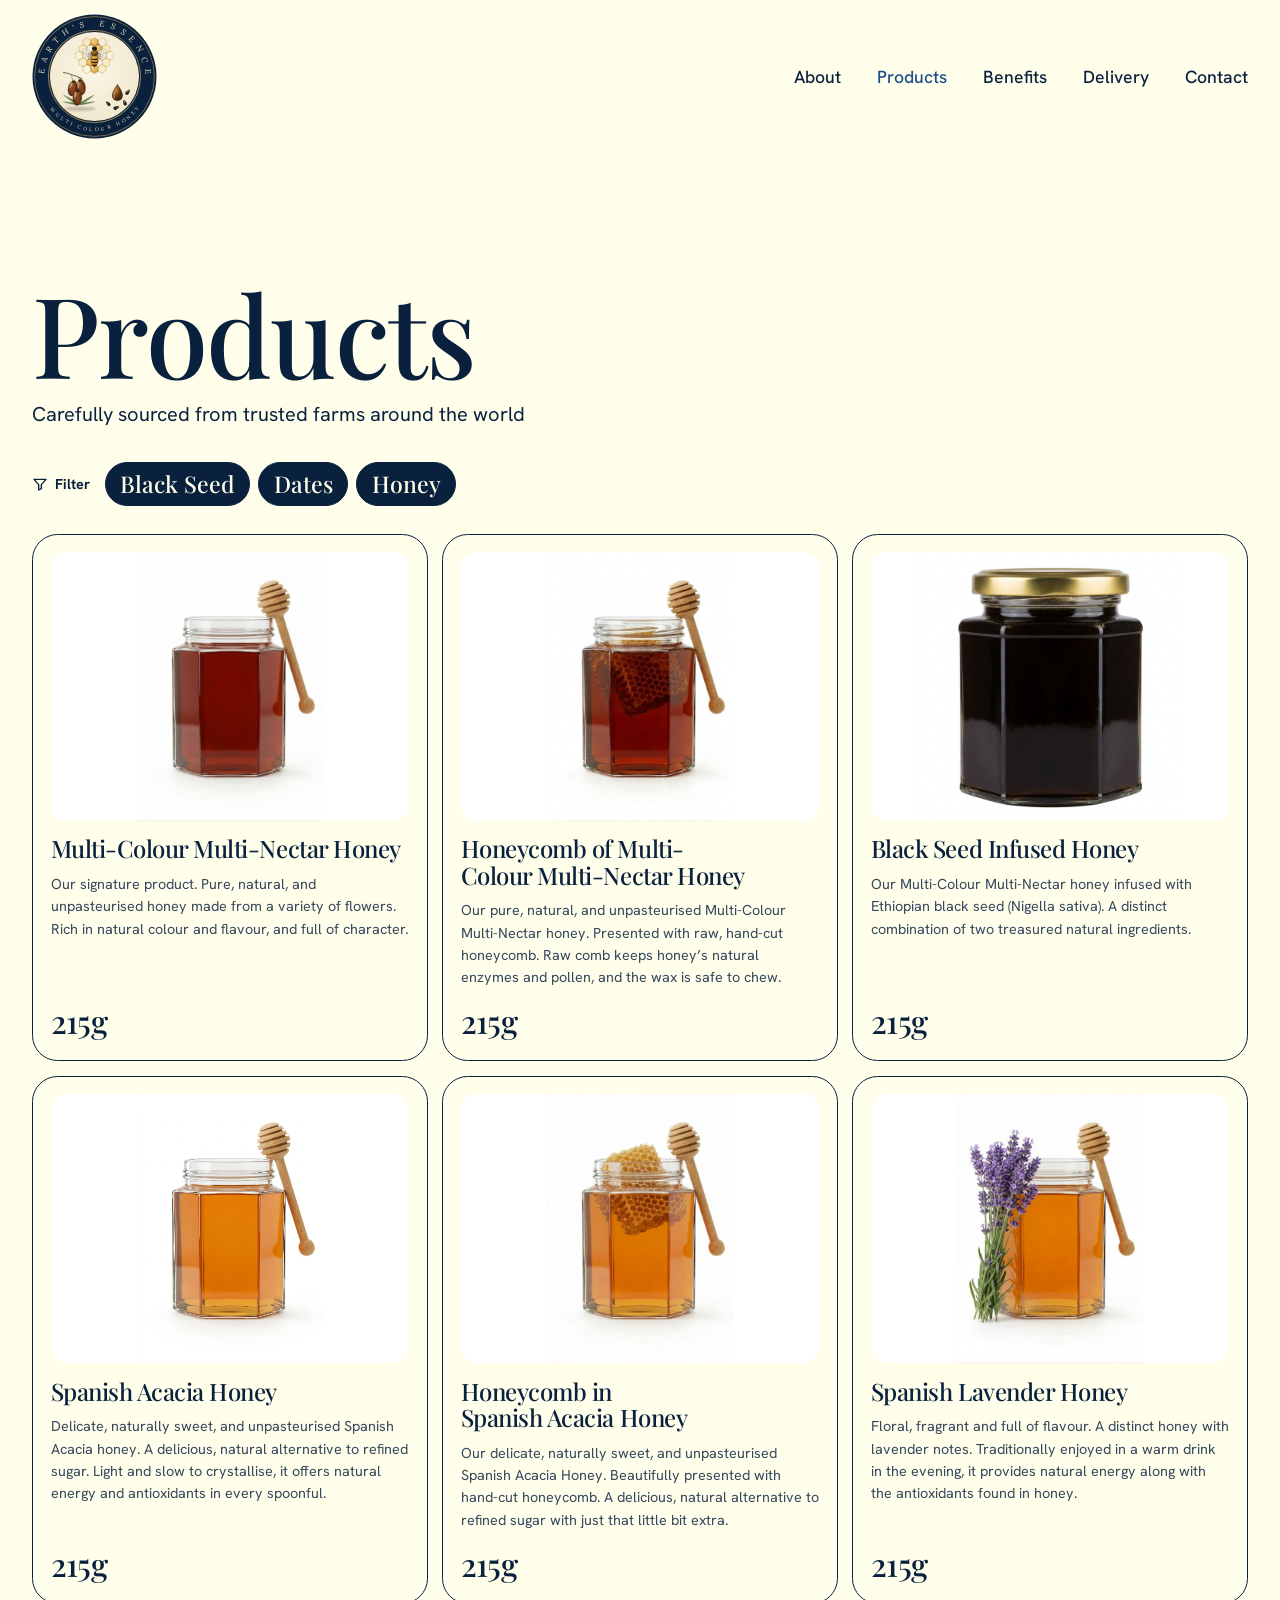
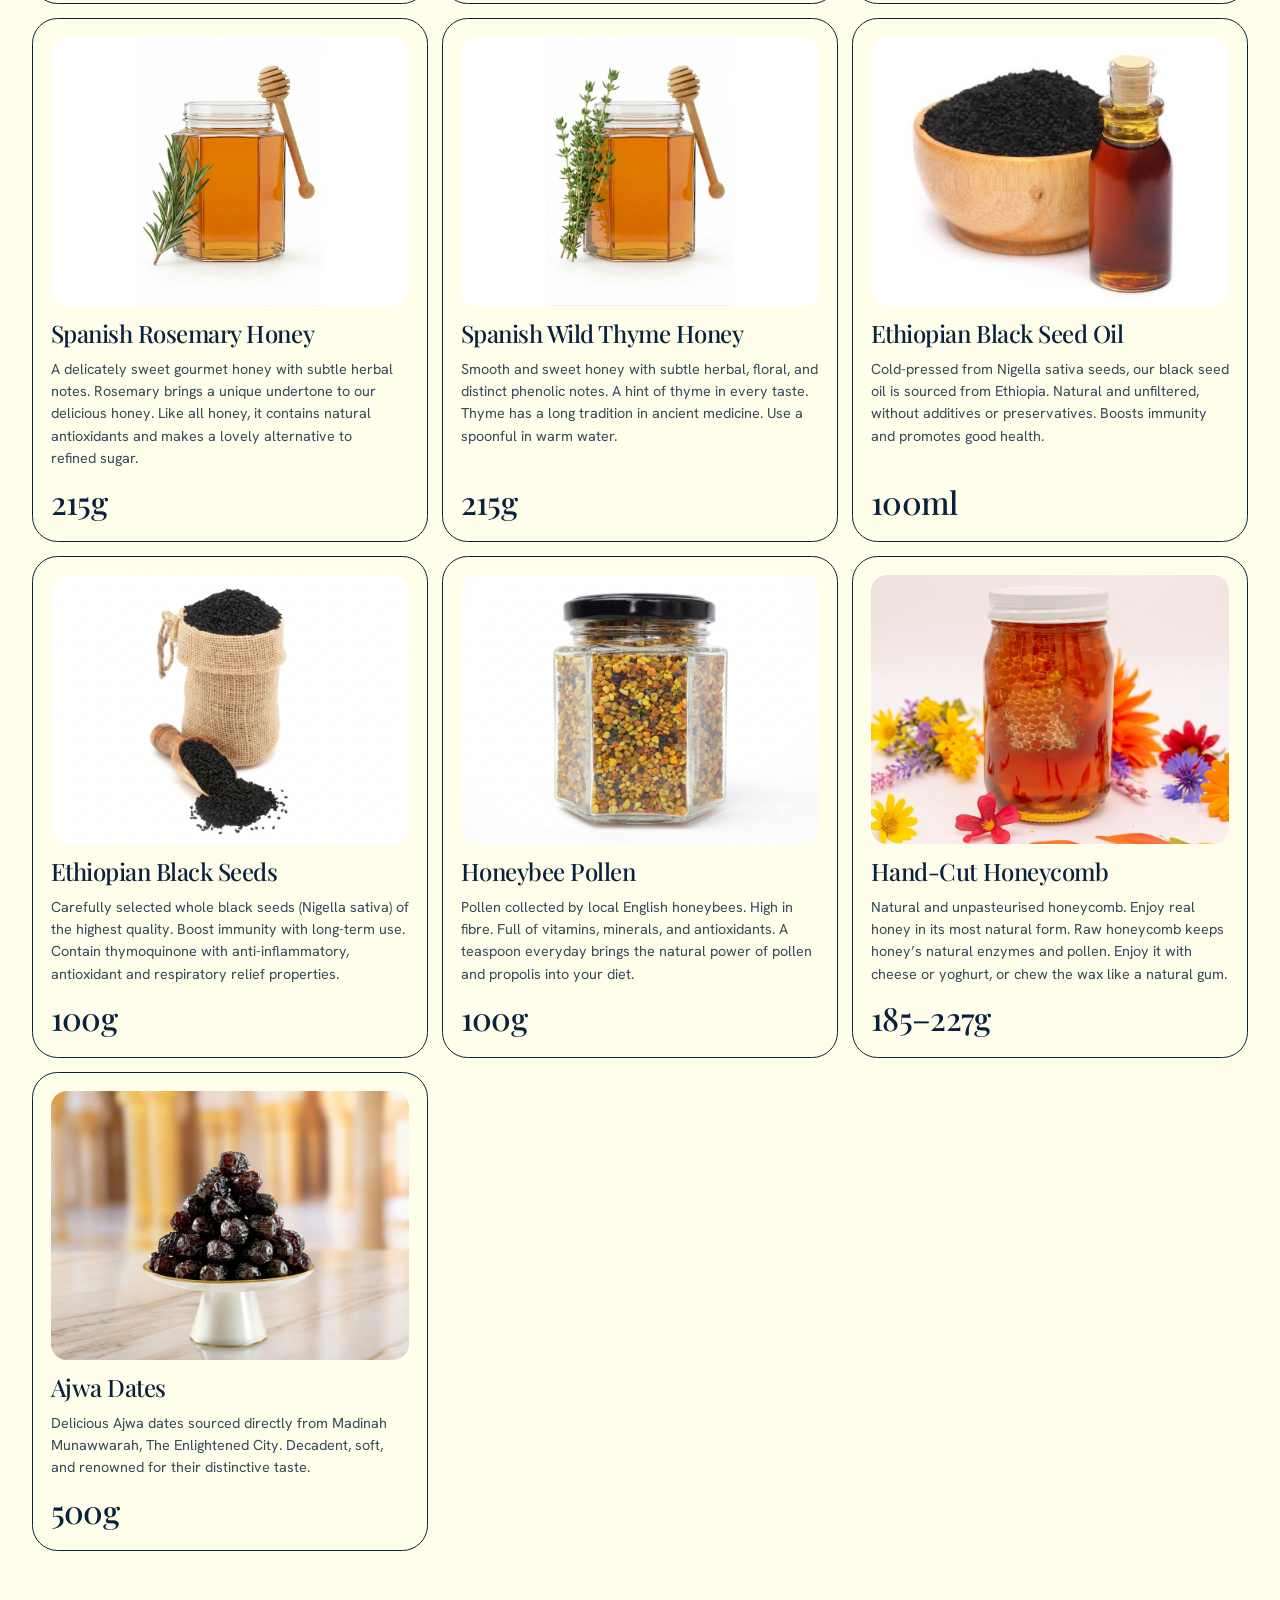
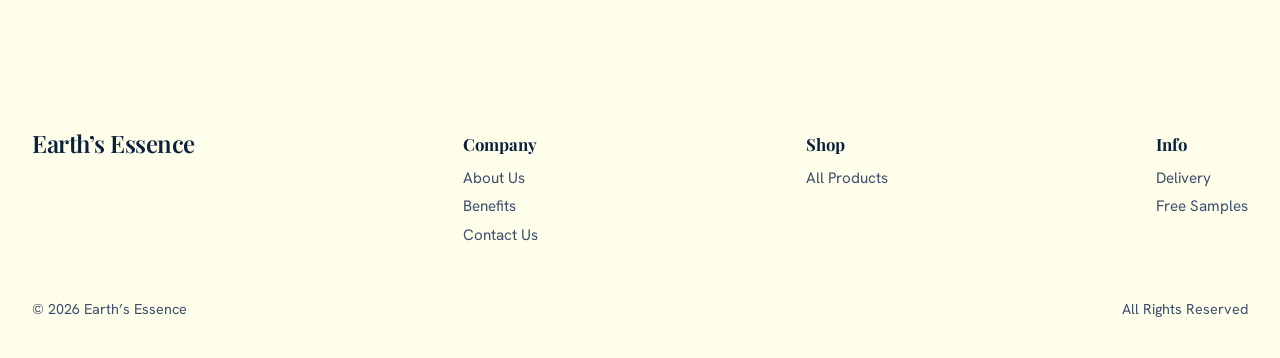
<file: products.html>
<!DOCTYPE html>
<html lang="en">
<head>
<meta charset="UTF-8">
<meta name="viewport" content="width=device-width, initial-scale=1">
<title>Products | Earth's Essence</title>
<meta name="description" content="Browse the full Earth's Essence range: honey, honeycomb, Ethiopian black seed, bee pollen and Ajwa dates.">
<meta name="theme-color" content="#FFFEEB">
<link rel="icon" type="image/svg+xml" href="assets/favicon.svg">
<link rel="icon" type="image/png" sizes="32x32" href="assets/favicon-32.png">
<link rel="apple-touch-icon" href="assets/apple-touch-icon.png">
<link rel="preconnect" href="https://fonts.googleapis.com"><link rel="preconnect" href="https://fonts.gstatic.com" crossorigin>
<link href="https://fonts.googleapis.com/css2?family=Playfair+Display:wght@400;500;600&family=Hanken+Grotesk:wght@400;500;700&family=Lora:wght@400&display=swap" rel="stylesheet">
<link rel="stylesheet" href="styles.css?v=20261105f">
</head>
<body>
<svg width="0" height="0" style="position: absolute" aria-hidden="true">
<defs>
<radialGradient id="esDisc" cx="50%" cy="40%" r="70%">
<stop offset="0" stop-color="#FBF6E7"></stop>
<stop offset="1" stop-color="#EFE5C9"></stop>
</radialGradient>
<linearGradient id="esGold" x1="0" y1="0" x2="1" y2="1">
<stop offset="0" stop-color="#E9CF8C"></stop>
<stop offset="0.5" stop-color="#B58A2B"></stop>
<stop offset="1" stop-color="#E6C879"></stop>
</linearGradient>
<radialGradient id="esCell" cx="38%" cy="30%" r="80%">
<stop offset="0" stop-color="#F3CF72"></stop>
<stop offset="0.6" stop-color="#D49A30"></stop>
<stop offset="1" stop-color="#A56C16"></stop>
</radialGradient>
<linearGradient id="esDrip" x1="0" y1="0" x2="1" y2="0">
<stop offset="0" stop-color="#B97A1A"></stop>
<stop offset="0.4" stop-color="#F0C766"></stop>
<stop offset="1" stop-color="#A56C16"></stop>
</linearGradient>
<radialGradient id="esDate" cx="34%" cy="26%" r="85%">
<stop offset="0" stop-color="#A86A38"></stop>
<stop offset="0.5" stop-color="#6E3A1B"></stop>
<stop offset="1" stop-color="#3B1D0C"></stop>
</radialGradient>
<radialGradient id="esOil" cx="34%" cy="34%" r="80%">
<stop offset="0" stop-color="#C98B3C"></stop>
<stop offset="0.5" stop-color="#6B3A10"></stop>
<stop offset="1" stop-color="#1F1006"></stop>
</radialGradient>
<linearGradient id="esLeaf" x1="0" y1="1" x2="0" y2="0">
<stop offset="0" stop-color="#4B6B3A"></stop>
<stop offset="1" stop-color="#8CA871"></stop>
</linearGradient>
<radialGradient id="esPetal" cx="40%" cy="30%" r="80%">
<stop offset="0" stop-color="#FFFFFA"></stop>
<stop offset="1" stop-color="#EEF0DD"></stop>
</radialGradient>
<radialGradient id="esSeed" cx="35%" cy="30%" r="75%">
<stop offset="0" stop-color="#55504A"></stop>
<stop offset="1" stop-color="#0D0B09"></stop>
</radialGradient>
<radialGradient id="esBee" cx="40%" cy="30%" r="80%">
<stop offset="0" stop-color="#F7CB55"></stop>
<stop offset="0.6" stop-color="#D9921A"></stop>
<stop offset="1" stop-color="#8A560A"></stop>
</radialGradient>
<linearGradient id="esWing" x1="0" y1="0" x2="1" y2="1">
<stop offset="0" stop-color="#FFFFFF" stop-opacity="0.9"></stop>
<stop offset="1" stop-color="#DCE8EA" stop-opacity="0.65"></stop>
</linearGradient>
<clipPath id="esAbd2"><path d="M0 2 C-10 4 -12 18 -6 28 C-3 33 3 33 6 28 C12 18 10 4 0 2 Z"></path></clipPath>
<radialGradient id="esThorax" cx="40%" cy="30%" r="80%">
<stop offset="0" stop-color="#B8801F"></stop>
<stop offset="0.6" stop-color="#6B430C"></stop>
<stop offset="1" stop-color="#2E1D08"></stop>
</radialGradient>
<filter id="esBlur" x="-30%" y="-100%" width="160%" height="300%"><feGaussianBlur stdDeviation="2"></feGaussianBlur></filter>
<path id="esTop" d="M 29.32,153 A 96.5,96.5 0 1 1 210.68,153"></path>
<path id="esBottom" d="M 15.3,120 A 104.7,104.7 0 0 0 224.7,120"></path>
<path id="esSeedShape" d="M0 -6.5 C3 -3.5 4.2 1.5 2.4 5 C0.8 6.8 -2 6.6 -3.2 4.4 C-4.2 1.2 -2.6 -3.4 0 -6.5 Z"></path>
<path id="esLeaflet" d="M0 0 C-3.5 -12 -3 -32 0 -50 C3 -32 3.5 -12 0 0 Z"></path>
<polygon id="esHex" points="0,-13 11.26,-6.5 11.26,6.5 0,13 -11.26,6.5 -11.26,-6.5"></polygon>
<ellipse id="esPetalShape" cx="0" cy="-17" rx="7.5" ry="15.5"></ellipse>

<radialGradient id="esDateWarm" cx="55%" cy="60%" r="60%">
<stop offset="0" stop-color="#B8572B" stop-opacity="0.55"></stop>
<stop offset="1" stop-color="#B8572B" stop-opacity="0"></stop>
</radialGradient>
<g id="esDateShape">
<ellipse cx="0" cy="0" rx="8.6" ry="14.5" fill="url(#esDate)" stroke="#2E1507" stroke-width="0.6"></ellipse>
<ellipse cx="1.5" cy="3" rx="6.5" ry="10.5" fill="url(#esDateWarm)"></ellipse>
<g fill="none" stroke-linecap="round">
<path d="M-5 -9 C-6.5 -3 -6.5 4 -4.5 10 M-2 -12 C-3.5 -4 -3.5 5 -1.5 12 M1.5 -12 C0.5 -4 1 5 2.5 12 M5 -8 C5.5 -2 5 4 3.8 9" stroke="#1E0C04" stroke-width="0.5" opacity="0.4"></path>
<path d="M-4.3 -9 C-5.8 -3 -5.8 4 -3.8 10 M-1.3 -12 C-2.8 -4 -2.8 5 -0.8 12 M2.2 -12 C1.2 -4 1.7 5 3.2 12" stroke="#D9A06A" stroke-width="0.3" opacity="0.35"></path>
<path d="M-6 -2 C-4 -1 -2 -1.5 0 -1 M0 3 C2 3.8 4 3.5 6 2 M-5 6 C-3.5 6.6 -2 6.4 -0.8 6" stroke="#1E0C04" stroke-width="0.4" opacity="0.35"></path>
</g>
<ellipse cx="-4.4" cy="-4.5" rx="1.8" ry="6.2" transform="rotate(8 -4.4 -4.5)" fill="#F2C690" opacity="0.5"></ellipse>
<ellipse cx="-4.8" cy="-8" rx="0.8" ry="2" transform="rotate(8 -4.8 -8)" fill="#FFFFFF" opacity="0.6"></ellipse>
<ellipse cx="0" cy="-13.4" rx="3.5" ry="1.7" fill="#2B1608" stroke="#1A0C04" stroke-width="0.3"></ellipse>
<path d="M0 -13.4 L-3 -14.4 M0 -13.4 L3 -14.4 M0 -13.4 L-2.4 -12.2 M0 -13.4 L2.4 -12.2" stroke="#6A4420" stroke-width="0.35" stroke-linecap="round"></path>
<path d="M0 -14.8 L0.3 -16.8" stroke="#4A3A1A" stroke-width="0.9" stroke-linecap="round"></path>
<ellipse cx="0" cy="13.8" rx="1.3" ry="0.6" fill="#1E0C04" opacity="0.6"></ellipse>
</g>

<g id="esScene">
<ellipse cx="92" cy="182" rx="30" ry="4" fill="#4A3B22" opacity="0.28" filter="url(#esBlur)"></ellipse>

<g transform="translate(90 174)" stroke="#3E5430" stroke-width="0.5">
<use href="#esLeaflet" fill="url(#esLeaf)" transform="rotate(-80) scale(0.62)"></use>
<use href="#esLeaflet" fill="url(#esLeaf)" transform="rotate(-58) scale(0.7)"></use>
<use href="#esLeaflet" fill="url(#esLeaf)" transform="rotate(58) scale(0.7)"></use>
<use href="#esLeaflet" fill="url(#esLeaf)" transform="rotate(80) scale(0.62)"></use>
</g>

<g transform="translate(120 80) scale(0.9) translate(-120 -80)">
<g stroke="#B27A18" stroke-width="0.7" stroke-linejoin="round" opacity="0.95">
<polygon points="103.55,42.00 111.77,46.75 111.77,56.25 103.55,61.00 95.32,56.25 95.32,46.75" fill="#F6E6B4" fill-opacity="0.55"></polygon>
<polygon points="120.00,42.00 128.23,46.75 128.23,56.25 120.00,61.00 111.77,56.25 111.77,46.75" fill="url(#esCell)" fill-opacity="0.8"></polygon>
<polygon points="136.45,42.00 144.68,46.75 144.68,56.25 136.45,61.00 128.23,56.25 128.23,46.75" fill="none" fill-opacity="0.55"></polygon>
<polygon points="95.32,56.25 103.55,61.00 103.55,70.50 95.32,75.25 87.09,70.50 87.09,61.00" fill="#F6E6B4" fill-opacity="0.55"></polygon>
<polygon points="111.77,56.25 120.00,61.00 120.00,70.50 111.77,75.25 103.55,70.50 103.55,61.00" fill="none" fill-opacity="0.55"></polygon>
<polygon points="128.23,56.25 136.45,61.00 136.45,70.50 128.23,75.25 120.00,70.50 120.00,61.00" fill="url(#esCell)" fill-opacity="0.8"></polygon>
<polygon points="144.68,56.25 152.91,61.00 152.91,70.50 144.68,75.25 136.45,70.50 136.45,61.00" fill="#F6E6B4" fill-opacity="0.55"></polygon>
<polygon points="87.09,70.50 95.32,75.25 95.32,84.75 87.09,89.50 78.86,84.75 78.86,75.25" fill="none" fill-opacity="0.55"></polygon>
<polygon points="103.55,70.50 111.77,75.25 111.77,84.75 103.55,89.50 95.32,84.75 95.32,75.25" fill="none" fill-opacity="0.55"></polygon>
<polygon points="120.00,70.50 128.23,75.25 128.23,84.75 120.00,89.50 111.77,84.75 111.77,75.25" fill="url(#esCell)" fill-opacity="0.8"></polygon>
<polygon points="136.45,70.50 144.68,75.25 144.68,84.75 136.45,89.50 128.23,84.75 128.23,75.25" fill="none" fill-opacity="0.55"></polygon>
<polygon points="152.91,70.50 161.14,75.25 161.14,84.75 152.91,89.50 144.68,84.75 144.68,75.25" fill="none" fill-opacity="0.55"></polygon>
<polygon points="95.32,84.75 103.55,89.50 103.55,99.00 95.32,103.75 87.09,99.00 87.09,89.50" fill="#F6E6B4" fill-opacity="0.55"></polygon>
<polygon points="111.77,84.75 120.00,89.50 120.00,99.00 111.77,103.75 103.55,99.00 103.55,89.50" fill="url(#esCell)" fill-opacity="0.8"></polygon>
<polygon points="128.23,84.75 136.45,89.50 136.45,99.00 128.23,103.75 120.00,99.00 120.00,89.50" fill="none" fill-opacity="0.55"></polygon>
<polygon points="144.68,84.75 152.91,89.50 152.91,99.00 144.68,103.75 136.45,99.00 136.45,89.50" fill="#F6E6B4" fill-opacity="0.55"></polygon>
<polygon points="103.55,99.00 111.77,103.75 111.77,113.25 103.55,118.00 95.32,113.25 95.32,103.75" fill="none" fill-opacity="0.55"></polygon>
<polygon points="120.00,99.00 128.23,103.75 128.23,113.25 120.00,118.00 111.77,113.25 111.77,103.75" fill="url(#esCell)" fill-opacity="0.8"></polygon>
<polygon points="136.45,99.00 144.68,103.75 144.68,113.25 136.45,118.00 128.23,113.25 128.23,103.75" fill="#F6E6B4" fill-opacity="0.55"></polygon>
</g>
</g>
<g transform="translate(120 78) scale(0.72)">
<g id="esWingL" transform="translate(-6 -5) scale(0.7) translate(6 5)">
<path d="M-6 -8 C-18 -16 -34 -22 -44 -16 C-48 -12 -44 -4 -34 0 C-24 4 -12 0 -6 -4 Z" fill="url(#esWing)" stroke="#5A3410" stroke-width="0.7" stroke-linejoin="round"></path>
<path d="M-7 -7 C-20 -12 -34 -15 -43 -14 M-8 -5 C-20 -7 -34 -8 -45 -10 M-8 -3 C-18 -3 -30 -3 -38 -4" stroke="#8A5A1A" stroke-width="0.4" fill="none"></path>
<path d="M-22 -14 C-23 -9 -22 -5 -21 -3 M-32 -17 C-33 -12 -32 -7 -31 -4 M-39 -15 C-40 -11 -39 -8 -38 -5" stroke="#8A5A1A" stroke-width="0.3" fill="none"></path>
<path d="M-6 -3 C-16 -2 -28 2 -34 8 C-36 12 -32 15 -26 14 C-18 12 -9 5 -6 0 Z" fill="url(#esWing)" stroke="#5A3410" stroke-width="0.7" stroke-linejoin="round"></path>
<path d="M-8 -1 C-18 1 -28 5 -33 10 M-9 1 C-16 4 -23 8 -27 12" stroke="#8A5A1A" stroke-width="0.4" fill="none"></path>
</g>
<use href="#esWingL" transform="scale(-1 1)"></use>
<g stroke="#2A1D0B" stroke-width="0.9" stroke-linecap="round" stroke-linejoin="round" fill="none">
<path d="M-7 -4 L-14 -2 L-18 5 M-7 0 L-15 5 L-16 13 M-6 4 L-12 12 L-10 19"></path>
<path d="M7 -4 L14 -2 L18 5 M7 0 L15 5 L16 13 M6 4 L12 12 L10 19"></path>
</g>
<path d="M0 2 C-10 4 -12 18 -6 28 C-3 33 3 33 6 28 C12 18 10 4 0 2 Z" fill="url(#esBee)" stroke="#4E3308" stroke-width="0.8"></path>
<g clip-path="url(#esAbd2)" fill="#2A1D0B">
<path d="M-13 9 Q0 13.5 13 9 L13 12.5 Q0 17 -13 12.5 Z"></path>
<path d="M-13 17 Q0 21.5 13 17 L13 20.5 Q0 25 -13 20.5 Z"></path>
<path d="M-13 25 Q0 29.5 13 25 L13 36 L-13 36 Z"></path>
</g>
<path d="M-5 6 C-8 12 -8 18 -6 23" stroke="#FFE9A8" stroke-width="1" fill="none" stroke-linecap="round" opacity="0.5"></path>
<path d="M0 33 L0 36.5" stroke="#2A1D0B" stroke-width="1" stroke-linecap="round"></path>
<ellipse cx="0" cy="-4" rx="8.6" ry="8" fill="url(#esThorax)" stroke="#2A1608" stroke-width="0.6"></ellipse>
<path d="M-8 -8 L-10.5 -9 M-9 -4 L-11.8 -4 M-8 0 L-10.5 1 M8 -8 L10.5 -9 M9 -4 L11.8 -4 M8 0 L10.5 1 M-4 -11 L-4.6 -13 M4 -11 L4.6 -13 M-3 3 L-3.4 5 M3 3 L3.4 5" stroke="#C9902A" stroke-width="0.7" stroke-linecap="round" opacity="0.75"></path>
<path d="M0 -10 L0 2" stroke="#1E1206" stroke-width="0.5" opacity="0.5"></path>
<ellipse cx="0" cy="-16" rx="6" ry="5" fill="#241A10" stroke="#120C06" stroke-width="0.5"></ellipse>
<ellipse cx="-4.4" cy="-16.5" rx="2.3" ry="3.3" transform="rotate(-8 -4.4 -16.5)" fill="#0F0B07"></ellipse>
<ellipse cx="4.4" cy="-16.5" rx="2.3" ry="3.3" transform="rotate(8 4.4 -16.5)" fill="#0F0B07"></ellipse>
<ellipse cx="-5" cy="-18" rx="0.7" ry="1.1" fill="#fff" opacity="0.65"></ellipse>
<ellipse cx="5" cy="-18" rx="0.7" ry="1.1" fill="#fff" opacity="0.65"></ellipse>
<path d="M-1.6 -11.6 L0 -9.8 L1.6 -11.6" stroke="#120C06" stroke-width="0.8" fill="none" stroke-linecap="round"></path>
<g stroke="#241A10" stroke-width="0.8" fill="none" stroke-linecap="round">
<path d="M-2.4 -20 C-4 -25 -8 -28 -12 -28"></path>
<path d="M2.4 -20 C4 -25 8 -28 12 -28"></path>
</g>
<circle cx="-12.4" cy="-28" r="1.1" fill="#241A10"></circle>
<circle cx="12.4" cy="-28" r="1.1" fill="#241A10"></circle>
</g>

<g transform="translate(0 12)">
<path d="M60 100 C70 102 82 106 96 112" stroke="#5B4A24" stroke-width="1.6" fill="none" stroke-linecap="round"></path>
<path d="M76 105 L78 118 M88 109 L92 116" stroke="#5B4A24" stroke-width="1" fill="none"></path>
<use href="#esDateShape" transform="translate(78 131) rotate(12)"></use>
<use href="#esDateShape" transform="translate(94 129) rotate(-5)"></use>
<use href="#esDateShape" transform="translate(87 149) rotate(3)"></use>
</g>
<g>
<use href="#esSeedShape" fill="url(#esSeed)" transform="translate(184 150) rotate(35) scale(0.95)"></use>
<use href="#esSeedShape" fill="url(#esSeed)" transform="translate(178 170) rotate(-25) scale(0.95)"></use>
<use href="#esSeedShape" fill="url(#esSeed)" transform="translate(162 180) rotate(62) scale(0.95)"></use>
<use href="#esSeedShape" fill="url(#esSeed)" transform="translate(146 172) rotate(-48) scale(0.9)"></use>
<ellipse cx="184" cy="148" rx="0.8" ry="1.6" fill="#fff" opacity="0.5"></ellipse>
<ellipse cx="177" cy="168" rx="0.8" ry="1.6" fill="#fff" opacity="0.5"></ellipse>
</g>

<g transform="translate(-14 55)">
<path d="M178 80 C178 80 168 94 168 101 C168 107.5 172.5 111.5 178 111.5 C183.5 111.5 188 107.5 188 101 C188 94 178 80 178 80 Z" fill="url(#esOil)" stroke="#1F1006" stroke-width="0.5"></path>
<path d="M172.5 96 C171 99.5 171 103 172.5 106" stroke="#F7E3B8" stroke-width="1.6" stroke-linecap="round" fill="none" opacity="0.8"></path>
<path d="M183 106.5 C185 105 186 103 186.5 100.5" stroke="#D9A862" stroke-width="1" stroke-linecap="round" fill="none" opacity="0.5"></path>
</g>
</g>

<symbol id="esBadge" viewBox="0 0 240 240">
<circle cx="120" cy="120" r="119" fill="currentColor"></circle>
<circle cx="120" cy="120" r="115" fill="none" stroke="url(#esGold)" stroke-width="1"></circle>
<circle cx="120" cy="120" r="88.5" fill="none" stroke="url(#esGold)" stroke-width="1.4"></circle>
<circle cx="120" cy="120" r="85.5" fill="url(#esDisc)"></circle>
<text style="font-family: 'Lora', serif; font-weight: 400; font-size: 15.5px; letter-spacing: 11.25px" fill="#F2E4BB" text-anchor="middle"><textPath href="#esTop" startOffset="51.5%">EARTH’S ESSENCE</textPath></text>
<text style="font-family: 'Lora', serif; font-weight: 400; font-size: 9.5px; letter-spacing: 5px" fill="#F2E4BB" text-anchor="middle"><textPath href="#esBottom" startOffset="50.8%">MULTI COLOUR HONEY</textPath></text>
<use href="#esScene"></use>
</symbol>

<symbol id="esCore" viewBox="0 0 240 240">
<circle cx="120" cy="120" r="119" fill="currentColor"></circle>
<circle cx="120" cy="120" r="109" fill="none" stroke="url(#esGold)" stroke-width="2"></circle>
<circle cx="120" cy="120" r="105" fill="url(#esDisc)"></circle>
<g transform="translate(120 122) scale(1.24) translate(-120 -122)"><use href="#esScene"></use></g>
</symbol>
</defs>
</svg>
<div class="wrap">
<nav><a class="logo" href="index.html" aria-label="Earth’s Essence home"><svg viewBox="0 0 240 240" role="img" aria-label="Earth’s Essence logo"><use href="#esBadge"></use></svg><span class="wm">Earth’s Essence</span></a><ul id="menu"><li><a href="index.html#about">About</a></li><li><a href="products.html" aria-current="page">Products</a></li><li><a href="benefits.html">Benefits</a></li><li><a href="index.html#delivery">Delivery</a></li><li><a href="https://wa.me/447985510305" target="_blank" rel="noopener">Contact</a></li></ul><button class="burger" type="button" aria-expanded="false" aria-controls="overlay" aria-label="Open menu"><span></span><span></span><span></span></button></nav>
<div class="overlay" id="overlay" aria-hidden="true"><div class="ov-links"><a href="index.html#about">About</a><a href="products.html" aria-current="page">Products</a><a href="benefits.html">Benefits</a><a href="index.html#delivery">Delivery</a><a href="https://wa.me/447985510305" target="_blank" rel="noopener">Contact</a></div></div>
<section class="ph-top"><h1 class="small">Products</h1>
<p class="lede">Carefully sourced from trusted farms around the world</p>
<div class="filters" id="filters" role="group" aria-label="Filter products"><span class="fl"><svg width="16" height="16" viewBox="0 0 24 24" fill="none" stroke="currentColor" stroke-width="2" stroke-linecap="round" stroke-linejoin="round" aria-hidden="true"><path d="M3 5h18l-7 8v6l-4 2v-8z"/></svg>Filter</span><button type="button" data-filter="blackseed" aria-pressed="false">Black Seed</button><button type="button" data-filter="dates" aria-pressed="false">Dates</button><button type="button" data-filter="honey" aria-pressed="false">Honey</button></div>
<div class="prod" id="grid">
<article class="p" id="honey" data-cat="honey"><div class="ph"><img src="assets/honeybase.png" alt="Multi-Colour Multi-Nectar Honey" loading="lazy"></div><h4>Multi-Colour Multi-Nectar Honey</h4><p>Our signature product. Pure, natural, and unpasteurised honey made from a variety of flowers. Rich in natural colour and flavour, and full of character.</p><div class="meta"><b>215g</b><a class="ord" href="https://wa.me/447985510305?text=Hi.%20I%20would%20like%20to%20order%20from%20Earth%27s%20Essence.%0A%0AProduct%3A%20Multi-Colour%20Multi-Nectar%20Honey%0AQuantity%3A%201%0AAddress%3A%20" target="_blank" rel="noopener">Order Now</a></div></article>
<article class="p" data-cat="honey"><div class="ph"><img src="assets/hc.png" alt="Honeycomb of Multi-Colour Multi-Nectar Honey" loading="lazy"></div><h4>Honeycomb of Multi-Colour Multi-Nectar Honey</h4><p>Our pure, natural, and unpasteurised Multi-Colour Multi-Nectar honey. Presented with raw, hand-cut honeycomb. Raw comb keeps honey’s natural enzymes and pollen, and the wax is safe to chew.</p><div class="meta"><b>215g</b><a class="ord" href="https://wa.me/447985510305?text=Hi.%20I%20would%20like%20to%20order%20from%20Earth%27s%20Essence.%0A%0AProduct%3A%20Honeycomb%20of%20Multi-Colour%20Multi-Nectar%20Honey%0AQuantity%3A%201%0AAddress%3A%20" target="_blank" rel="noopener">Order Now</a></div></article>
<article class="p" data-cat="blackseed"><div class="ph"><img src="assets/bshoney2.png" alt="Black Seed Infused Honey" loading="lazy"></div><h4>Black Seed Infused Honey</h4><p>Our Multi-Colour Multi-Nectar honey infused with Ethiopian black seed (Nigella sativa). A distinct combination of two treasured natural ingredients.</p><div class="meta"><b>215g</b><a class="ord" href="https://wa.me/447985510305?text=Hi.%20I%20would%20like%20to%20order%20from%20Earth%27s%20Essence.%0A%0AProduct%3A%20Black%20Seed%20Infused%20Honey%0AQuantity%3A%201%0AAddress%3A%20" target="_blank" rel="noopener">Order Now</a></div></article>
<article class="p" data-cat="honey"><div class="ph"><img src="assets/acaciabase.jpg" alt="Spanish Acacia Honey" loading="lazy"></div><h4>Spanish Acacia Honey</h4><p>Delicate, naturally sweet, and unpasteurised Spanish Acacia honey. A delicious, natural alternative to refined sugar. Light and slow to crystallise, it offers natural energy and antioxidants in every spoonful.</p><div class="meta"><b>215g</b><a class="ord" href="https://wa.me/447985510305?text=Hi.%20I%20would%20like%20to%20order%20from%20Earth%27s%20Essence.%0A%0AProduct%3A%20Spanish%20Acacia%20Honey%0AQuantity%3A%201%0AAddress%3A%20" target="_blank" rel="noopener">Order Now</a></div></article>
<article class="p" data-cat="honey"><div class="ph"><img src="assets/hc2.png" alt="Honeycomb in Spanish Acacia Honey" loading="lazy"></div><h4>Honeycomb in Spanish Acacia Honey</h4><p>Our delicate, naturally sweet, and unpasteurised Spanish Acacia Honey. Beautifully presented with hand-cut honeycomb. A delicious, natural alternative to refined sugar with just that little bit extra.</p><div class="meta"><b>215g</b><a class="ord" href="https://wa.me/447985510305?text=Hi.%20I%20would%20like%20to%20order%20from%20Earth%27s%20Essence.%0A%0AProduct%3A%20Honeycomb%20in%20Spanish%20Acacia%20Honey%0AQuantity%3A%201%0AAddress%3A%20" target="_blank" rel="noopener">Order Now</a></div></article>
<article class="p" data-cat="honey"><div class="ph"><img src="assets/lavender.png" alt="Spanish Lavender Honey" loading="lazy"></div><h4>Spanish Lavender Honey</h4><p>Floral, fragrant and full of flavour. A distinct honey with lavender notes. Traditionally enjoyed in a warm drink in the evening, it provides natural energy along with the antioxidants found in honey.</p><div class="meta"><b>215g</b><a class="ord" href="https://wa.me/447985510305?text=Hi.%20I%20would%20like%20to%20order%20from%20Earth%27s%20Essence.%0A%0AProduct%3A%20Spanish%20Lavender%20Honey%0AQuantity%3A%201%0AAddress%3A%20" target="_blank" rel="noopener">Order Now</a></div></article>
<article class="p" data-cat="honey"><div class="ph"><img src="assets/rosemary.png" alt="Spanish Rosemary Honey" loading="lazy"></div><h4>Spanish Rosemary Honey</h4><p>A delicately sweet gourmet honey with subtle herbal notes. Rosemary brings a unique undertone to our delicious honey. Like all honey, it contains natural antioxidants and makes a lovely alternative to refined sugar.</p><div class="meta"><b>215g</b><a class="ord" href="https://wa.me/447985510305?text=Hi.%20I%20would%20like%20to%20order%20from%20Earth%27s%20Essence.%0A%0AProduct%3A%20Spanish%20Rosemary%20Honey%0AQuantity%3A%201%0AAddress%3A%20" target="_blank" rel="noopener">Order Now</a></div></article>
<article class="p" data-cat="honey"><div class="ph"><img src="assets/thyme.png" alt="Spanish Wild Thyme Honey" loading="lazy"></div><h4>Spanish Wild Thyme Honey</h4><p>Smooth and sweet honey with subtle herbal, floral, and distinct phenolic notes. A hint of thyme in every taste. Thyme has a long tradition in ancient medicine. Use a spoonful in warm water.</p><div class="meta"><b>215g</b><a class="ord" href="https://wa.me/447985510305?text=Hi.%20I%20would%20like%20to%20order%20from%20Earth%27s%20Essence.%0A%0AProduct%3A%20Spanish%20Wild%20Thyme%20Honey%0AQuantity%3A%201%0AAddress%3A%20" target="_blank" rel="noopener">Order Now</a></div></article>
<article class="p" id="black-seed" data-cat="blackseed"><div class="ph"><img src="assets/seedoil.jpg" alt="Ethiopian Black Seed Oil" loading="lazy"></div><h4>Ethiopian Black Seed Oil</h4><p>Cold-pressed from Nigella sativa seeds, our black seed oil is sourced from Ethiopia. Natural and unfiltered, without additives or preservatives. Boosts immunity and promotes good health.</p><div class="meta"><b>100ml</b><a class="ord" href="https://wa.me/447985510305?text=Hi.%20I%20would%20like%20to%20order%20from%20Earth%27s%20Essence.%0A%0AProduct%3A%20Ethiopian%20Black%20Seed%20Oil%0AQuantity%3A%201%0AAddress%3A%20" target="_blank" rel="noopener">Order Now</a></div></article>
<article class="p" data-cat="blackseed"><div class="ph"><img src="assets/seeds.png" alt="Ethiopian Black Seeds" loading="lazy"></div><h4>Ethiopian Black Seeds</h4><p>Carefully selected whole black seeds (Nigella sativa) of the highest quality. Boost immunity with long-term use. Contain thymoquinone with anti-inflammatory, antioxidant and respiratory relief properties.</p><div class="meta"><b>100g</b><a class="ord" href="https://wa.me/447985510305?text=Hi.%20I%20would%20like%20to%20order%20from%20Earth%27s%20Essence.%0A%0AProduct%3A%20Ethiopian%20Black%20Seeds%0AQuantity%3A%201%0AAddress%3A%20" target="_blank" rel="noopener">Order Now</a></div></article>
<article class="p" data-cat=""><div class="ph"><img src="assets/pollen.png" alt="Honeybee Pollen" loading="lazy"></div><h4>Honeybee Pollen</h4><p>Pollen collected by local English honeybees. High in fibre. Full of vitamins, minerals, and antioxidants. A teaspoon everyday brings the natural power of pollen and propolis into your diet.</p><div class="meta"><b>100g</b><a class="ord" href="https://wa.me/447985510305?text=Hi.%20I%20would%20like%20to%20order%20from%20Earth%27s%20Essence.%0A%0AProduct%3A%20Honeybee%20Pollen%0AQuantity%3A%201%0AAddress%3A%20" target="_blank" rel="noopener">Order Now</a></div></article>
<article class="p" data-cat="honey"><div class="ph full"><img src="assets/combflowers.png" alt="Hand-Cut Honeycomb" loading="lazy"></div><h4>Hand-Cut Honeycomb</h4><p>Natural and unpasteurised honeycomb. Enjoy real honey in its most natural form. Raw honeycomb keeps honey’s natural enzymes and pollen. Enjoy it with cheese or yoghurt, or chew the wax like a natural gum.</p><div class="meta"><b>185–227g</b><a class="ord" href="https://wa.me/447985510305?text=Hi.%20I%20would%20like%20to%20order%20from%20Earth%27s%20Essence.%0A%0AProduct%3A%20Hand-Cut%20Honeycomb%0AQuantity%3A%201%0AAddress%3A%20" target="_blank" rel="noopener">Order Now</a></div></article>
<article class="p" id="dates" data-cat="dates"><div class="ph full"><img src="assets/ajwa.png" alt="Ajwa Dates" loading="lazy"></div><h4>Ajwa Dates</h4><p>Delicious Ajwa dates sourced directly from Madinah Munawwarah, The Enlightened City. Decadent, soft, and renowned for their distinctive taste.</p><div class="meta"><b>500g</b><a class="ord" href="https://wa.me/447985510305?text=Hi.%20I%20would%20like%20to%20order%20from%20Earth%27s%20Essence.%0A%0AProduct%3A%20Ajwa%20Dates%0AQuantity%3A%201%0AAddress%3A%20" target="_blank" rel="noopener">Order Now</a></div></article>
</div></section>
<footer><div class="fgrid"><div class="fbrand-col"><a class="fbrand" href="index.html"><svg viewBox="0 0 240 240" role="img" aria-label="Earth’s Essence logo"><use href="#esBadge"></use></svg><span>Earth’s Essence</span></a></div><div><b>Company</b><a href="index.html#about">About Us</a><a href="benefits.html">Benefits</a><a href="https://wa.me/447985510305" target="_blank" rel="noopener">Contact Us</a></div><div><b>Shop</b><a href="products.html">All Products</a></div><div><b>Info</b><a href="index.html#delivery">Delivery</a><a href="index.html#delivery">Free Samples</a></div></div>
<p class="copy"><span>© <span id="year">2026</span> Earth’s Essence</span><span>All Rights Reserved</span></p></footer>
</div>
<script src="script.js?v=20261105f"></script>
</body>
</html>
</file>
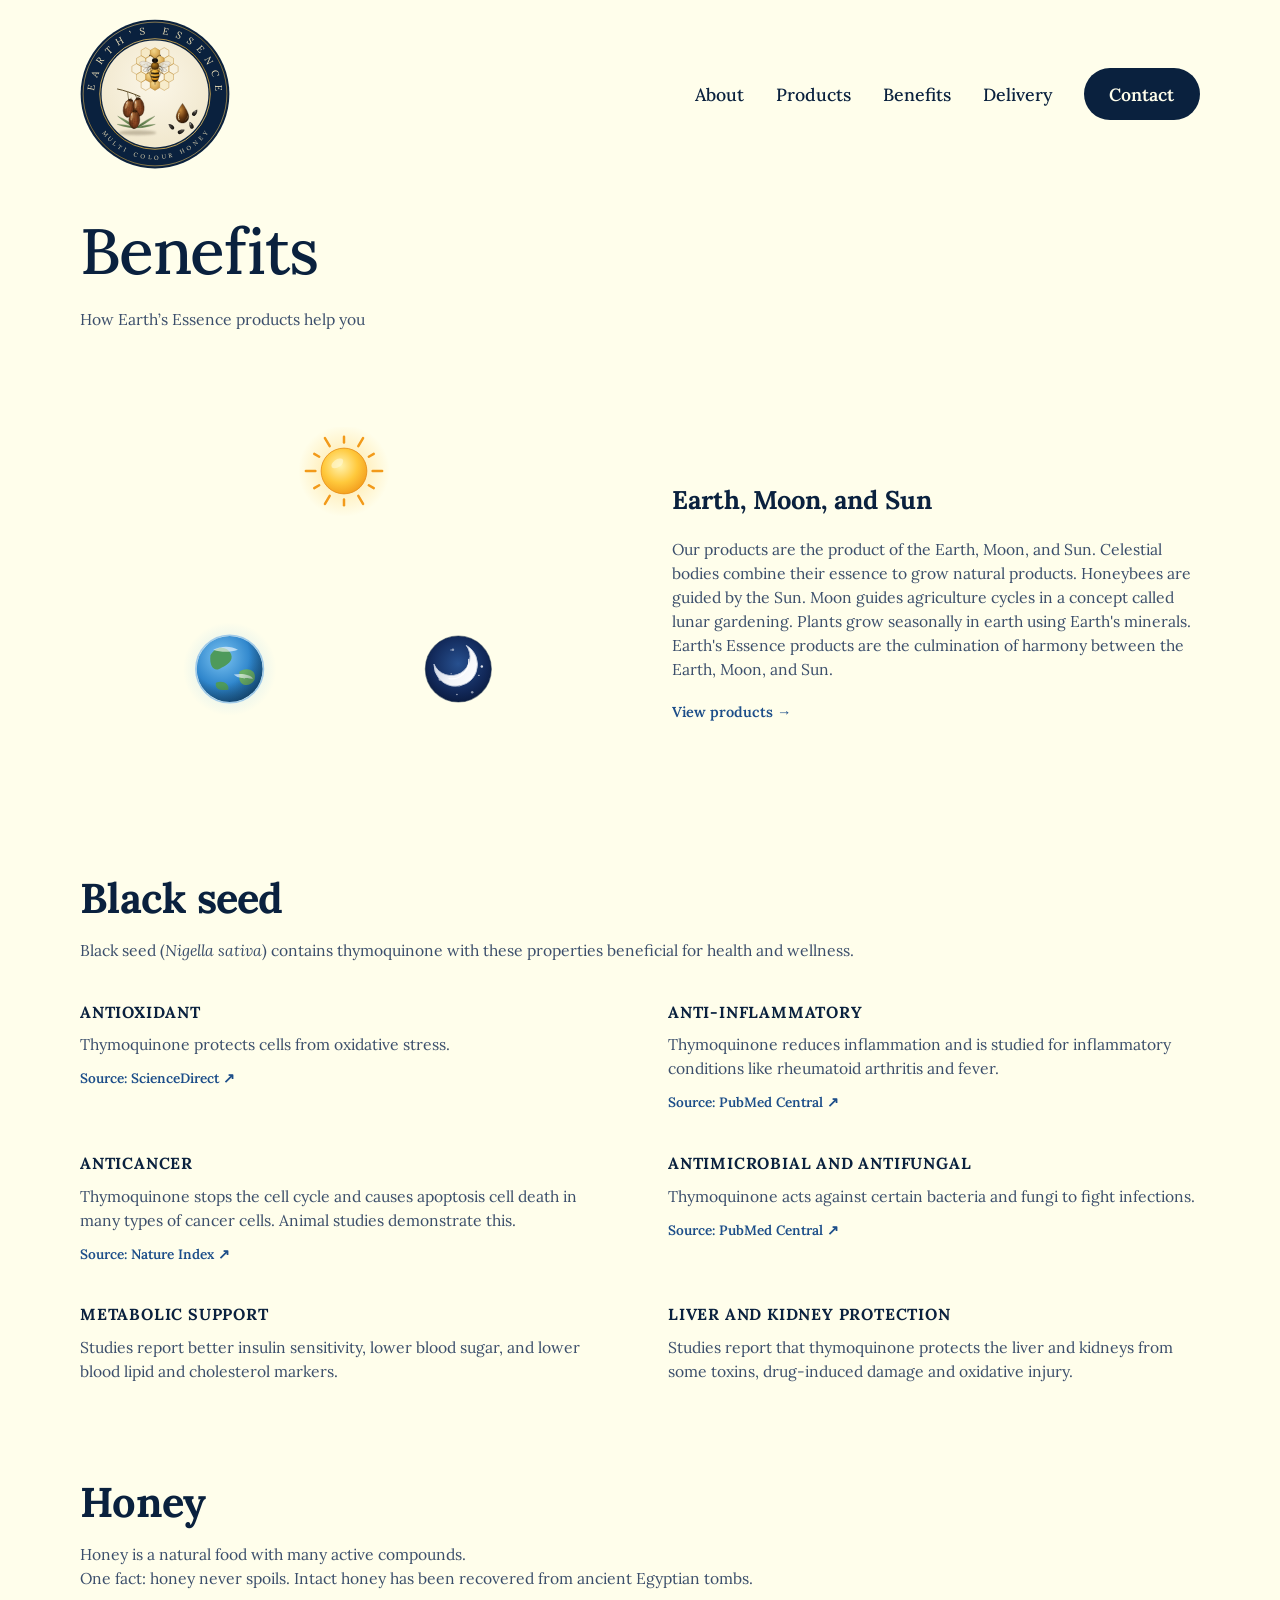
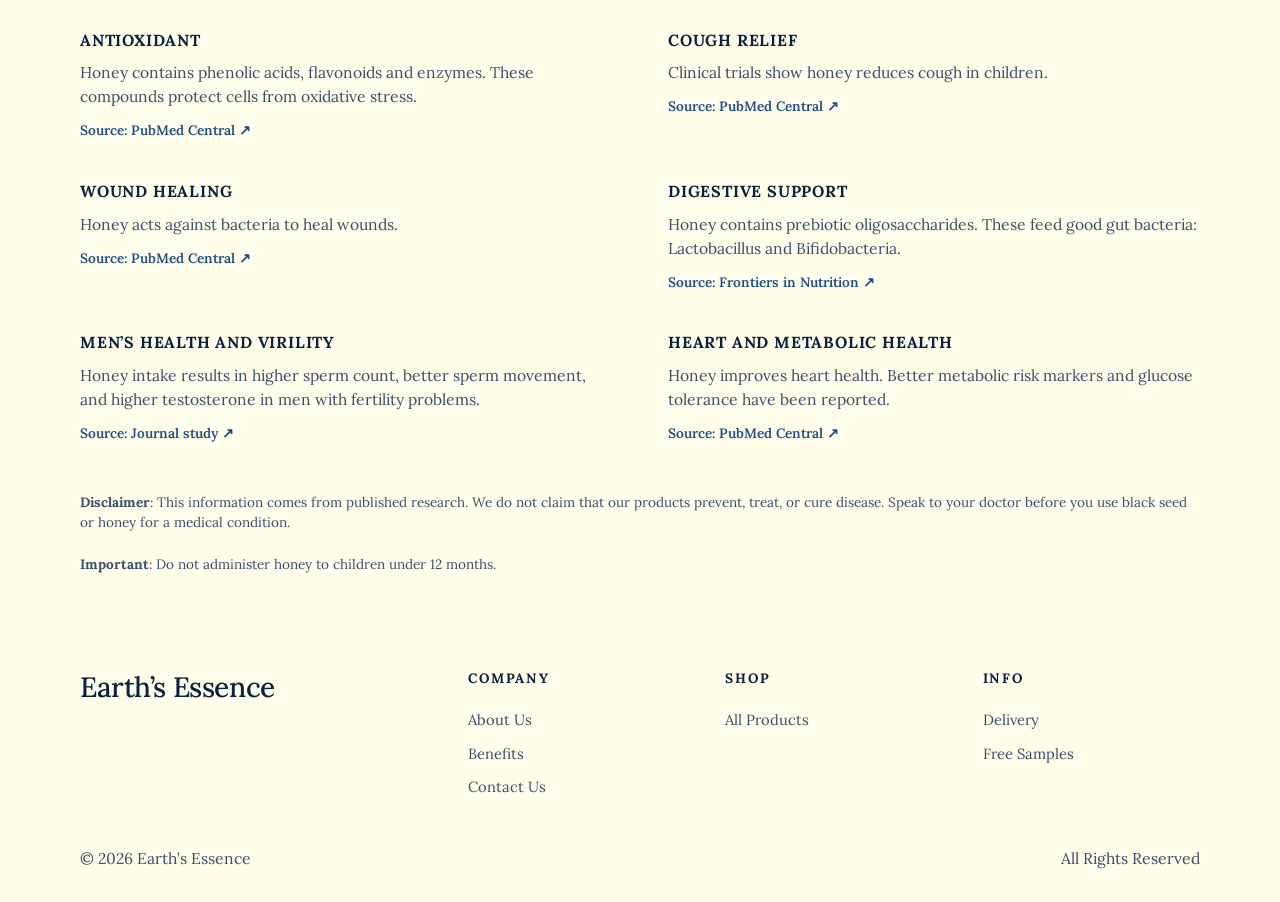
<file: website 1/benefits.html>
<!DOCTYPE html>
<html lang="en">
<head>
<meta charset="UTF-8">
<meta name="viewport" content="width=device-width, initial-scale=1">
<title>Benefits | Earth's Essence</title>
<meta name="theme-color" content="#FFFEEB">
<link rel="icon" type="image/svg+xml" href="assets/favicon.svg">
<link rel="icon" type="image/png" sizes="32x32" href="assets/favicon-32.png">
<link rel="apple-touch-icon" href="assets/apple-touch-icon.png">
<meta name="description" content="Why Earth's Essence is pure, natural and authentic: how our honey, dates and black seed products are sourced and made.">
<link rel="preconnect" href="https://fonts.googleapis.com">
<link rel="preconnect" href="https://fonts.gstatic.com" crossorigin>
<link href="https://fonts.googleapis.com/css2?family=Lora:wght@400;500;600;700&display=swap" rel="stylesheet">
<link rel="stylesheet" href="styles.css">
</head>
<body>

<svg width="0" height="0" style="position: absolute" aria-hidden="true">
<defs>
<radialGradient id="esDisc" cx="50%" cy="40%" r="70%">
<stop offset="0" stop-color="#FBF6E7"></stop>
<stop offset="1" stop-color="#EFE5C9"></stop>
</radialGradient>
<linearGradient id="esGold" x1="0" y1="0" x2="1" y2="1">
<stop offset="0" stop-color="#E9CF8C"></stop>
<stop offset="0.5" stop-color="#B58A2B"></stop>
<stop offset="1" stop-color="#E6C879"></stop>
</linearGradient>
<radialGradient id="esCell" cx="38%" cy="30%" r="80%">
<stop offset="0" stop-color="#F3CF72"></stop>
<stop offset="0.6" stop-color="#D49A30"></stop>
<stop offset="1" stop-color="#A56C16"></stop>
</radialGradient>
<linearGradient id="esDrip" x1="0" y1="0" x2="1" y2="0">
<stop offset="0" stop-color="#B97A1A"></stop>
<stop offset="0.4" stop-color="#F0C766"></stop>
<stop offset="1" stop-color="#A56C16"></stop>
</linearGradient>
<radialGradient id="esDate" cx="34%" cy="26%" r="85%">
<stop offset="0" stop-color="#A86A38"></stop>
<stop offset="0.5" stop-color="#6E3A1B"></stop>
<stop offset="1" stop-color="#3B1D0C"></stop>
</radialGradient>
<radialGradient id="esOil" cx="34%" cy="34%" r="80%">
<stop offset="0" stop-color="#C98B3C"></stop>
<stop offset="0.5" stop-color="#6B3A10"></stop>
<stop offset="1" stop-color="#1F1006"></stop>
</radialGradient>
<linearGradient id="esLeaf" x1="0" y1="1" x2="0" y2="0">
<stop offset="0" stop-color="#4B6B3A"></stop>
<stop offset="1" stop-color="#8CA871"></stop>
</linearGradient>
<radialGradient id="esPetal" cx="40%" cy="30%" r="80%">
<stop offset="0" stop-color="#FFFFFA"></stop>
<stop offset="1" stop-color="#EEF0DD"></stop>
</radialGradient>
<radialGradient id="esSeed" cx="35%" cy="30%" r="75%">
<stop offset="0" stop-color="#55504A"></stop>
<stop offset="1" stop-color="#0D0B09"></stop>
</radialGradient>
<radialGradient id="esBee" cx="40%" cy="30%" r="80%">
<stop offset="0" stop-color="#F7CB55"></stop>
<stop offset="0.6" stop-color="#D9921A"></stop>
<stop offset="1" stop-color="#8A560A"></stop>
</radialGradient>
<linearGradient id="esWing" x1="0" y1="0" x2="1" y2="1">
<stop offset="0" stop-color="#FFFFFF" stop-opacity="0.9"></stop>
<stop offset="1" stop-color="#DCE8EA" stop-opacity="0.65"></stop>
</linearGradient>
<clipPath id="esAbd2"><path d="M0 2 C-10 4 -12 18 -6 28 C-3 33 3 33 6 28 C12 18 10 4 0 2 Z"></path></clipPath>
<radialGradient id="esThorax" cx="40%" cy="30%" r="80%">
<stop offset="0" stop-color="#B8801F"></stop>
<stop offset="0.6" stop-color="#6B430C"></stop>
<stop offset="1" stop-color="#2E1D08"></stop>
</radialGradient>
<filter id="esBlur" x="-30%" y="-100%" width="160%" height="300%"><feGaussianBlur stdDeviation="2"></feGaussianBlur></filter>
<path id="esTop" d="M 29.32,153 A 96.5,96.5 0 1 1 210.68,153"></path>
<path id="esBottom" d="M 15.3,120 A 104.7,104.7 0 0 0 224.7,120"></path>
<path id="esSeedShape" d="M0 -6.5 C3 -3.5 4.2 1.5 2.4 5 C0.8 6.8 -2 6.6 -3.2 4.4 C-4.2 1.2 -2.6 -3.4 0 -6.5 Z"></path>
<path id="esLeaflet" d="M0 0 C-3.5 -12 -3 -32 0 -50 C3 -32 3.5 -12 0 0 Z"></path>
<polygon id="esHex" points="0,-13 11.26,-6.5 11.26,6.5 0,13 -11.26,6.5 -11.26,-6.5"></polygon>
<ellipse id="esPetalShape" cx="0" cy="-17" rx="7.5" ry="15.5"></ellipse>

<radialGradient id="esDateWarm" cx="55%" cy="60%" r="60%">
<stop offset="0" stop-color="#B8572B" stop-opacity="0.55"></stop>
<stop offset="1" stop-color="#B8572B" stop-opacity="0"></stop>
</radialGradient>
<g id="esDateShape">
<ellipse cx="0" cy="0" rx="8.6" ry="14.5" fill="url(#esDate)" stroke="#2E1507" stroke-width="0.6"></ellipse>
<ellipse cx="1.5" cy="3" rx="6.5" ry="10.5" fill="url(#esDateWarm)"></ellipse>
<g fill="none" stroke-linecap="round">
<path d="M-5 -9 C-6.5 -3 -6.5 4 -4.5 10 M-2 -12 C-3.5 -4 -3.5 5 -1.5 12 M1.5 -12 C0.5 -4 1 5 2.5 12 M5 -8 C5.5 -2 5 4 3.8 9" stroke="#1E0C04" stroke-width="0.5" opacity="0.4"></path>
<path d="M-4.3 -9 C-5.8 -3 -5.8 4 -3.8 10 M-1.3 -12 C-2.8 -4 -2.8 5 -0.8 12 M2.2 -12 C1.2 -4 1.7 5 3.2 12" stroke="#D9A06A" stroke-width="0.3" opacity="0.35"></path>
<path d="M-6 -2 C-4 -1 -2 -1.5 0 -1 M0 3 C2 3.8 4 3.5 6 2 M-5 6 C-3.5 6.6 -2 6.4 -0.8 6" stroke="#1E0C04" stroke-width="0.4" opacity="0.35"></path>
</g>
<ellipse cx="-4.4" cy="-4.5" rx="1.8" ry="6.2" transform="rotate(8 -4.4 -4.5)" fill="#F2C690" opacity="0.5"></ellipse>
<ellipse cx="-4.8" cy="-8" rx="0.8" ry="2" transform="rotate(8 -4.8 -8)" fill="#FFFFFF" opacity="0.6"></ellipse>
<ellipse cx="0" cy="-13.4" rx="3.5" ry="1.7" fill="#2B1608" stroke="#1A0C04" stroke-width="0.3"></ellipse>
<path d="M0 -13.4 L-3 -14.4 M0 -13.4 L3 -14.4 M0 -13.4 L-2.4 -12.2 M0 -13.4 L2.4 -12.2" stroke="#6A4420" stroke-width="0.35" stroke-linecap="round"></path>
<path d="M0 -14.8 L0.3 -16.8" stroke="#4A3A1A" stroke-width="0.9" stroke-linecap="round"></path>
<ellipse cx="0" cy="13.8" rx="1.3" ry="0.6" fill="#1E0C04" opacity="0.6"></ellipse>
</g>

<g id="esScene">
<ellipse cx="92" cy="182" rx="30" ry="4" fill="#4A3B22" opacity="0.28" filter="url(#esBlur)"></ellipse>

<g transform="translate(90 174)" stroke="#3E5430" stroke-width="0.5">
<use href="#esLeaflet" fill="url(#esLeaf)" transform="rotate(-80) scale(0.62)"></use>
<use href="#esLeaflet" fill="url(#esLeaf)" transform="rotate(-58) scale(0.7)"></use>
<use href="#esLeaflet" fill="url(#esLeaf)" transform="rotate(58) scale(0.7)"></use>
<use href="#esLeaflet" fill="url(#esLeaf)" transform="rotate(80) scale(0.62)"></use>
</g>

<g transform="translate(120 80) scale(0.9) translate(-120 -80)">
<g stroke="#B27A18" stroke-width="0.7" stroke-linejoin="round" opacity="0.95">
<polygon points="103.55,42.00 111.77,46.75 111.77,56.25 103.55,61.00 95.32,56.25 95.32,46.75" fill="#F6E6B4" fill-opacity="0.55"></polygon>
<polygon points="120.00,42.00 128.23,46.75 128.23,56.25 120.00,61.00 111.77,56.25 111.77,46.75" fill="url(#esCell)" fill-opacity="0.8"></polygon>
<polygon points="136.45,42.00 144.68,46.75 144.68,56.25 136.45,61.00 128.23,56.25 128.23,46.75" fill="none" fill-opacity="0.55"></polygon>
<polygon points="95.32,56.25 103.55,61.00 103.55,70.50 95.32,75.25 87.09,70.50 87.09,61.00" fill="#F6E6B4" fill-opacity="0.55"></polygon>
<polygon points="111.77,56.25 120.00,61.00 120.00,70.50 111.77,75.25 103.55,70.50 103.55,61.00" fill="none" fill-opacity="0.55"></polygon>
<polygon points="128.23,56.25 136.45,61.00 136.45,70.50 128.23,75.25 120.00,70.50 120.00,61.00" fill="url(#esCell)" fill-opacity="0.8"></polygon>
<polygon points="144.68,56.25 152.91,61.00 152.91,70.50 144.68,75.25 136.45,70.50 136.45,61.00" fill="#F6E6B4" fill-opacity="0.55"></polygon>
<polygon points="87.09,70.50 95.32,75.25 95.32,84.75 87.09,89.50 78.86,84.75 78.86,75.25" fill="none" fill-opacity="0.55"></polygon>
<polygon points="103.55,70.50 111.77,75.25 111.77,84.75 103.55,89.50 95.32,84.75 95.32,75.25" fill="none" fill-opacity="0.55"></polygon>
<polygon points="120.00,70.50 128.23,75.25 128.23,84.75 120.00,89.50 111.77,84.75 111.77,75.25" fill="url(#esCell)" fill-opacity="0.8"></polygon>
<polygon points="136.45,70.50 144.68,75.25 144.68,84.75 136.45,89.50 128.23,84.75 128.23,75.25" fill="none" fill-opacity="0.55"></polygon>
<polygon points="152.91,70.50 161.14,75.25 161.14,84.75 152.91,89.50 144.68,84.75 144.68,75.25" fill="none" fill-opacity="0.55"></polygon>
<polygon points="95.32,84.75 103.55,89.50 103.55,99.00 95.32,103.75 87.09,99.00 87.09,89.50" fill="#F6E6B4" fill-opacity="0.55"></polygon>
<polygon points="111.77,84.75 120.00,89.50 120.00,99.00 111.77,103.75 103.55,99.00 103.55,89.50" fill="url(#esCell)" fill-opacity="0.8"></polygon>
<polygon points="128.23,84.75 136.45,89.50 136.45,99.00 128.23,103.75 120.00,99.00 120.00,89.50" fill="none" fill-opacity="0.55"></polygon>
<polygon points="144.68,84.75 152.91,89.50 152.91,99.00 144.68,103.75 136.45,99.00 136.45,89.50" fill="#F6E6B4" fill-opacity="0.55"></polygon>
<polygon points="103.55,99.00 111.77,103.75 111.77,113.25 103.55,118.00 95.32,113.25 95.32,103.75" fill="none" fill-opacity="0.55"></polygon>
<polygon points="120.00,99.00 128.23,103.75 128.23,113.25 120.00,118.00 111.77,113.25 111.77,103.75" fill="url(#esCell)" fill-opacity="0.8"></polygon>
<polygon points="136.45,99.00 144.68,103.75 144.68,113.25 136.45,118.00 128.23,113.25 128.23,103.75" fill="#F6E6B4" fill-opacity="0.55"></polygon>
</g>
</g>
<g transform="translate(120 78) scale(0.72)">
<g id="esWingL" transform="translate(-6 -5) scale(0.7) translate(6 5)">
<path d="M-6 -8 C-18 -16 -34 -22 -44 -16 C-48 -12 -44 -4 -34 0 C-24 4 -12 0 -6 -4 Z" fill="url(#esWing)" stroke="#5A3410" stroke-width="0.7" stroke-linejoin="round"></path>
<path d="M-7 -7 C-20 -12 -34 -15 -43 -14 M-8 -5 C-20 -7 -34 -8 -45 -10 M-8 -3 C-18 -3 -30 -3 -38 -4" stroke="#8A5A1A" stroke-width="0.4" fill="none"></path>
<path d="M-22 -14 C-23 -9 -22 -5 -21 -3 M-32 -17 C-33 -12 -32 -7 -31 -4 M-39 -15 C-40 -11 -39 -8 -38 -5" stroke="#8A5A1A" stroke-width="0.3" fill="none"></path>
<path d="M-6 -3 C-16 -2 -28 2 -34 8 C-36 12 -32 15 -26 14 C-18 12 -9 5 -6 0 Z" fill="url(#esWing)" stroke="#5A3410" stroke-width="0.7" stroke-linejoin="round"></path>
<path d="M-8 -1 C-18 1 -28 5 -33 10 M-9 1 C-16 4 -23 8 -27 12" stroke="#8A5A1A" stroke-width="0.4" fill="none"></path>
</g>
<use href="#esWingL" transform="scale(-1 1)"></use>
<g stroke="#2A1D0B" stroke-width="0.9" stroke-linecap="round" stroke-linejoin="round" fill="none">
<path d="M-7 -4 L-14 -2 L-18 5 M-7 0 L-15 5 L-16 13 M-6 4 L-12 12 L-10 19"></path>
<path d="M7 -4 L14 -2 L18 5 M7 0 L15 5 L16 13 M6 4 L12 12 L10 19"></path>
</g>
<path d="M0 2 C-10 4 -12 18 -6 28 C-3 33 3 33 6 28 C12 18 10 4 0 2 Z" fill="url(#esBee)" stroke="#4E3308" stroke-width="0.8"></path>
<g clip-path="url(#esAbd2)" fill="#2A1D0B">
<path d="M-13 9 Q0 13.5 13 9 L13 12.5 Q0 17 -13 12.5 Z"></path>
<path d="M-13 17 Q0 21.5 13 17 L13 20.5 Q0 25 -13 20.5 Z"></path>
<path d="M-13 25 Q0 29.5 13 25 L13 36 L-13 36 Z"></path>
</g>
<path d="M-5 6 C-8 12 -8 18 -6 23" stroke="#FFE9A8" stroke-width="1" fill="none" stroke-linecap="round" opacity="0.5"></path>
<path d="M0 33 L0 36.5" stroke="#2A1D0B" stroke-width="1" stroke-linecap="round"></path>
<ellipse cx="0" cy="-4" rx="8.6" ry="8" fill="url(#esThorax)" stroke="#2A1608" stroke-width="0.6"></ellipse>
<path d="M-8 -8 L-10.5 -9 M-9 -4 L-11.8 -4 M-8 0 L-10.5 1 M8 -8 L10.5 -9 M9 -4 L11.8 -4 M8 0 L10.5 1 M-4 -11 L-4.6 -13 M4 -11 L4.6 -13 M-3 3 L-3.4 5 M3 3 L3.4 5" stroke="#C9902A" stroke-width="0.7" stroke-linecap="round" opacity="0.75"></path>
<path d="M0 -10 L0 2" stroke="#1E1206" stroke-width="0.5" opacity="0.5"></path>
<ellipse cx="0" cy="-16" rx="6" ry="5" fill="#241A10" stroke="#120C06" stroke-width="0.5"></ellipse>
<ellipse cx="-4.4" cy="-16.5" rx="2.3" ry="3.3" transform="rotate(-8 -4.4 -16.5)" fill="#0F0B07"></ellipse>
<ellipse cx="4.4" cy="-16.5" rx="2.3" ry="3.3" transform="rotate(8 4.4 -16.5)" fill="#0F0B07"></ellipse>
<ellipse cx="-5" cy="-18" rx="0.7" ry="1.1" fill="#fff" opacity="0.65"></ellipse>
<ellipse cx="5" cy="-18" rx="0.7" ry="1.1" fill="#fff" opacity="0.65"></ellipse>
<path d="M-1.6 -11.6 L0 -9.8 L1.6 -11.6" stroke="#120C06" stroke-width="0.8" fill="none" stroke-linecap="round"></path>
<g stroke="#241A10" stroke-width="0.8" fill="none" stroke-linecap="round">
<path d="M-2.4 -20 C-4 -25 -8 -28 -12 -28"></path>
<path d="M2.4 -20 C4 -25 8 -28 12 -28"></path>
</g>
<circle cx="-12.4" cy="-28" r="1.1" fill="#241A10"></circle>
<circle cx="12.4" cy="-28" r="1.1" fill="#241A10"></circle>
</g>

<g transform="translate(0 12)">
<path d="M60 100 C70 102 82 106 96 112" stroke="#5B4A24" stroke-width="1.6" fill="none" stroke-linecap="round"></path>
<path d="M76 105 L78 118 M88 109 L92 116" stroke="#5B4A24" stroke-width="1" fill="none"></path>
<use href="#esDateShape" transform="translate(78 131) rotate(12)"></use>
<use href="#esDateShape" transform="translate(94 129) rotate(-5)"></use>
<use href="#esDateShape" transform="translate(87 149) rotate(3)"></use>
</g>
<g>
<use href="#esSeedShape" fill="url(#esSeed)" transform="translate(184 150) rotate(35) scale(0.95)"></use>
<use href="#esSeedShape" fill="url(#esSeed)" transform="translate(178 170) rotate(-25) scale(0.95)"></use>
<use href="#esSeedShape" fill="url(#esSeed)" transform="translate(162 180) rotate(62) scale(0.95)"></use>
<use href="#esSeedShape" fill="url(#esSeed)" transform="translate(146 172) rotate(-48) scale(0.9)"></use>
<ellipse cx="184" cy="148" rx="0.8" ry="1.6" fill="#fff" opacity="0.5"></ellipse>
<ellipse cx="177" cy="168" rx="0.8" ry="1.6" fill="#fff" opacity="0.5"></ellipse>
</g>

<g transform="translate(-14 55)">
<path d="M178 80 C178 80 168 94 168 101 C168 107.5 172.5 111.5 178 111.5 C183.5 111.5 188 107.5 188 101 C188 94 178 80 178 80 Z" fill="url(#esOil)" stroke="#1F1006" stroke-width="0.5"></path>
<path d="M172.5 96 C171 99.5 171 103 172.5 106" stroke="#F7E3B8" stroke-width="1.6" stroke-linecap="round" fill="none" opacity="0.8"></path>
<path d="M183 106.5 C185 105 186 103 186.5 100.5" stroke="#D9A862" stroke-width="1" stroke-linecap="round" fill="none" opacity="0.5"></path>
</g>
</g>

<symbol id="esBadge" viewBox="0 0 240 240">
<circle cx="120" cy="120" r="119" fill="currentColor"></circle>
<circle cx="120" cy="120" r="115" fill="none" stroke="url(#esGold)" stroke-width="1"></circle>
<circle cx="120" cy="120" r="88.5" fill="none" stroke="url(#esGold)" stroke-width="1.4"></circle>
<circle cx="120" cy="120" r="85.5" fill="url(#esDisc)"></circle>
<text style="font-family: 'Lora', serif; font-weight: 400; font-size: 15.5px; letter-spacing: 11.25px" fill="#F2E4BB" text-anchor="middle"><textPath href="#esTop" startOffset="51.5%">EARTH’S ESSENCE</textPath></text>
<text style="font-family: 'Lora', serif; font-weight: 400; font-size: 9.5px; letter-spacing: 5px" fill="#F2E4BB" text-anchor="middle"><textPath href="#esBottom" startOffset="50.8%">MULTI COLOUR HONEY</textPath></text>
<use href="#esScene"></use>
</symbol>

<symbol id="esCore" viewBox="0 0 240 240">
<circle cx="120" cy="120" r="119" fill="currentColor"></circle>
<circle cx="120" cy="120" r="109" fill="none" stroke="url(#esGold)" stroke-width="2"></circle>
<circle cx="120" cy="120" r="105" fill="url(#esDisc)"></circle>
<g transform="translate(120 122) scale(1.24) translate(-120 -122)"><use href="#esScene"></use></g>
</symbol>
</defs>
</svg>

<header class="site-header" id="top">
  <div class="container nav-bar">
    <a href="index.html" class="brand brand-stack" aria-label="Earth's Essence home">
      <svg class="logo-nav" viewBox="0 0 240 240" role="img" aria-label="Earth's Essence logo"><use href="#esBadge"></use></svg>
    </a>
    <a href="index.html" class="nav-title">Earth’s Essence</a>
    <nav class="nav-desktop" aria-label="Primary">
      <a href="index.html#about">About</a>
      <a href="products.html">Products</a>
      <a href="benefits.html">Benefits</a>
      <a href="index.html#delivery">Delivery</a>
      <a href="index.html#contact" class="btn">Contact</a>
    </nav>
    <button class="burger" id="burger" aria-label="Open menu" aria-expanded="false" aria-controls="overlay">
      <span></span><span></span><span></span>
    </button>
  </div>
</header>

<div class="overlay" id="overlay" aria-hidden="true">
  <nav aria-label="Mobile">
    <a href="index.html#about">About</a>
    <a href="products.html">Products</a>
    <a href="benefits.html">Benefits</a>
    <a href="index.html#delivery">Delivery</a>
    <a href="index.html#contact">Contact</a>
  </nav>
</div>

<main>
  <section class="page-hero">
    <div class="container">
      <h1>Benefits</h1>
      <p class="lead">How Earth’s Essence products help you</p>
    </div>
  </section>

  <section class="section">
    <div class="container about-list">
      <article class="feature" id="pure">
        <div class="feature-image feature-anim" role="img" aria-label="Animation: the sun, a crescent moon and the Earth circle around a triangle's corners while dates, honey and black seed appear in turn at its centre"><svg class="hero-anim" viewBox="0 0 720 480" preserveAspectRatio="xMidYMid meet" aria-hidden="true">
<defs>
<radialGradient id="tsSun" cx="42%" cy="38%" r="68%"><stop offset="0" stop-color="#FFF3B0"></stop><stop offset="0.55" stop-color="#FFC93C"></stop><stop offset="1" stop-color="#F29A1A"></stop></radialGradient>
<radialGradient id="tsSunGlow" cx="50%" cy="50%" r="50%"><stop offset="0" stop-color="#FFC94A" stop-opacity=".5"></stop><stop offset="1" stop-color="#FFC94A" stop-opacity="0"></stop></radialGradient>
<linearGradient id="tsMoon" x1="0" y1="0" x2="1" y2="1"><stop offset="0" stop-color="#FFFFFF"></stop><stop offset="0.6" stop-color="#F1F3F8"></stop><stop offset="1" stop-color="#CBD3E3"></stop></linearGradient>
<radialGradient id="tsNightSky" cx="50%" cy="42%" r="70%"><stop offset="0" stop-color="#27508F"></stop><stop offset="0.6" stop-color="#12295A"></stop><stop offset="1" stop-color="#061331"></stop></radialGradient>
<radialGradient id="tsOcean" cx="38%" cy="32%" r="80%"><stop offset="0" stop-color="#7CC4F2"></stop><stop offset="0.55" stop-color="#2F86CC"></stop><stop offset="1" stop-color="#14507A"></stop></radialGradient>
<radialGradient id="tsEarthGlow" cx="50%" cy="50%" r="50%"><stop offset="0" stop-color="#7CC4F2" stop-opacity=".4"></stop><stop offset="1" stop-color="#7CC4F2" stop-opacity="0"></stop></radialGradient>
<radialGradient id="tsShade" cx="35%" cy="30%" r="80%"><stop offset="0.55" stop-color="#0A213E" stop-opacity="0"></stop><stop offset="1" stop-color="#0A213E" stop-opacity=".45"></stop></radialGradient>
<clipPath id="tsBall"><circle r="24"></circle></clipPath>
<linearGradient id="tsDate" x1="0" y1="0" x2="1" y2="1"><stop offset="0" stop-color="#C9803A"></stop><stop offset="0.55" stop-color="#8A431A"></stop><stop offset="1" stop-color="#4A1E08"></stop></linearGradient>
<radialGradient id="tsWax" cx="36%" cy="28%" r="85%"><stop offset="0" stop-color="#FFE9A0"></stop><stop offset="0.6" stop-color="#F2B233"></stop><stop offset="1" stop-color="#C7811A"></stop></radialGradient>
<radialGradient id="tsHoney" cx="35%" cy="30%" r="80%"><stop offset="0" stop-color="#FFE48A"></stop><stop offset="0.6" stop-color="#EDA920"></stop><stop offset="1" stop-color="#B8700A"></stop></radialGradient>
</defs>


<g class="ts-slot ts-s1" transform="translate(360 240) scale(1.25)"><g class="ts-p ts-p1"><path d="M0 -8 C-10 -22 -26 -26 -36 -20 C-26 -14 -12 -12 0 -8 Z" fill="#4E9A5B" opacity=".9"></path><path d="M0 -8 C10 -22 26 -26 36 -20 C26 -14 12 -12 0 -8 Z" fill="#3F8A4C" opacity=".9"></path><ellipse cx="-15" cy="3" rx="9.5" ry="16" transform="rotate(-28 -15 3)" fill="url(#tsDate)" stroke="#2E1507" stroke-width=".6"></ellipse><ellipse cx="-18" cy="-1" rx="2" ry="8" transform="rotate(-28 -18 -1)" fill="#F0C58A" opacity=".55"></ellipse><path d="M-20 -3 C-18 7 -18 12 -17 16" stroke="#2A1105" stroke-width=".6" fill="none" opacity=".35" stroke-linecap="round"></path><ellipse cx="-18.1" cy="-12" rx="3.6" ry="1.8" fill="#2B1608"></ellipse><ellipse cx="0" cy="-2" rx="9.5" ry="16" transform="rotate(0 0 -2)" fill="url(#tsDate)" stroke="#2E1507" stroke-width=".6"></ellipse><ellipse cx="-3" cy="-6" rx="2" ry="8" transform="rotate(0 -3 -6)" fill="#F0C58A" opacity=".55"></ellipse><path d="M-5 -8 C-3 2 -3 7 -2 11" stroke="#2A1105" stroke-width=".6" fill="none" opacity=".35" stroke-linecap="round"></path><ellipse cx="0.0" cy="-17" rx="3.6" ry="1.8" fill="#2B1608"></ellipse><ellipse cx="15" cy="3" rx="9.5" ry="16" transform="rotate(28 15 3)" fill="url(#tsDate)" stroke="#2E1507" stroke-width=".6"></ellipse><ellipse cx="12" cy="-1" rx="2" ry="8" transform="rotate(28 12 -1)" fill="#F0C58A" opacity=".55"></ellipse><path d="M10 -3 C12 7 12 12 13 16" stroke="#2A1105" stroke-width=".6" fill="none" opacity=".35" stroke-linecap="round"></path><ellipse cx="18.1" cy="-12" rx="3.6" ry="1.8" fill="#2B1608"></ellipse></g></g>
<g class="ts-slot ts-s2" transform="translate(360 240) scale(1.25)"><g class="ts-p ts-p2"><polygon points="-19.1,-26.9 -10.0,-21.7 -10.0,-11.3 -19.1,-6.1 -28.1,-11.3 -28.1,-21.7" fill="url(#tsWax)" stroke="#8A560C" stroke-width=".8" stroke-linejoin="round"></polygon><ellipse cx="-22.7" cy="-20.5" rx="3" ry="1.5" transform="rotate(-30 -22.7 -20.5)" fill="#FFF3C4" opacity=".6"></ellipse><polygon points="0.0,-26.9 9.0,-21.7 9.0,-11.3 0.0,-6.1 -9.0,-11.3 -9.0,-21.7" fill="url(#tsWax)" stroke="#8A560C" stroke-width=".8" stroke-linejoin="round"></polygon><ellipse cx="-3.6" cy="-20.5" rx="3" ry="1.5" transform="rotate(-30 -3.6 -20.5)" fill="#FFF3C4" opacity=".6"></ellipse><polygon points="19.1,-26.9 28.1,-21.7 28.1,-11.3 19.1,-6.1 10.0,-11.3 10.0,-21.7" fill="url(#tsWax)" stroke="#8A560C" stroke-width=".8" stroke-linejoin="round"></polygon><ellipse cx="15.5" cy="-20.5" rx="3" ry="1.5" transform="rotate(-30 15.5 -20.5)" fill="#FFF3C4" opacity=".6"></ellipse><polygon points="-9.5,-10.4 -0.5,-5.2 -0.5,5.2 -9.5,10.4 -18.5,5.2 -18.5,-5.2" fill="url(#tsWax)" stroke="#8A560C" stroke-width=".8" stroke-linejoin="round"></polygon><ellipse cx="-13.1" cy="-4.0" rx="3" ry="1.5" transform="rotate(-30 -13.1 -4.0)" fill="#FFF3C4" opacity=".6"></ellipse><polygon points="9.5,-10.4 18.5,-5.2 18.5,5.2 9.5,10.4 0.5,5.2 0.5,-5.2" fill="url(#tsWax)" stroke="#8A560C" stroke-width=".8" stroke-linejoin="round"></polygon><ellipse cx="5.9" cy="-4.0" rx="3" ry="1.5" transform="rotate(-30 5.9 -4.0)" fill="#FFF3C4" opacity=".6"></ellipse><polygon points="0.0,6.1 9.0,11.3 9.0,21.7 0.0,26.9 -9.0,21.7 -9.0,11.3" fill="url(#tsWax)" stroke="#8A560C" stroke-width=".8" stroke-linejoin="round"></polygon><ellipse cx="-3.6" cy="12.5" rx="3" ry="1.5" transform="rotate(-30 -3.6 12.5)" fill="#FFF3C4" opacity=".6"></ellipse></g></g>
<g class="ts-slot ts-s3" transform="translate(360 240) scale(1.25)"><g class="ts-p ts-p3"><g transform="translate(-12.7 -19.5) rotate(41) scale(1.5)"><path d="M0 -4.6 C2.2 -2.4 3 1 1.7 3.6 C.6 5 -1.5 4.8 -2.3 3.2 C-3 .8 -1.8 -2.4 0 -4.6 Z" fill="#0B0A09"></path><ellipse cx="-.6" cy="-1.4" rx=".6" ry="1.3" fill="#8A8782"></ellipse></g><g transform="translate(-20.8 -9.3) rotate(286) scale(1.5)"><path d="M0 -4.6 C2.2 -2.4 3 1 1.7 3.6 C.6 5 -1.5 4.8 -2.3 3.2 C-3 .8 -1.8 -2.4 0 -4.6 Z" fill="#0B0A09"></path><ellipse cx="-.6" cy="-1.4" rx=".6" ry="1.3" fill="#8A8782"></ellipse></g><g transform="translate(12.7 -15.5) rotate(186) scale(1.5)"><path d="M0 -4.6 C2.2 -2.4 3 1 1.7 3.6 C.6 5 -1.5 4.8 -2.3 3.2 C-3 .8 -1.8 -2.4 0 -4.6 Z" fill="#0B0A09"></path><ellipse cx="-.6" cy="-1.4" rx=".6" ry="1.3" fill="#8A8782"></ellipse></g><g transform="translate(1.8 -13.6) rotate(355) scale(1.5)"><path d="M0 -4.6 C2.2 -2.4 3 1 1.7 3.6 C.6 5 -1.5 4.8 -2.3 3.2 C-3 .8 -1.8 -2.4 0 -4.6 Z" fill="#0B0A09"></path><ellipse cx="-.6" cy="-1.4" rx=".6" ry="1.3" fill="#8A8782"></ellipse></g><g transform="translate(15.8 4.4) rotate(1) scale(1.5)"><path d="M0 -4.6 C2.2 -2.4 3 1 1.7 3.6 C.6 5 -1.5 4.8 -2.3 3.2 C-3 .8 -1.8 -2.4 0 -4.6 Z" fill="#0B0A09"></path><ellipse cx="-.6" cy="-1.4" rx=".6" ry="1.3" fill="#8A8782"></ellipse></g><g transform="translate(-9.1 -1.7) rotate(282) scale(1.5)"><path d="M0 -4.6 C2.2 -2.4 3 1 1.7 3.6 C.6 5 -1.5 4.8 -2.3 3.2 C-3 .8 -1.8 -2.4 0 -4.6 Z" fill="#0B0A09"></path><ellipse cx="-.6" cy="-1.4" rx=".6" ry="1.3" fill="#8A8782"></ellipse></g><g transform="translate(5.1 -0.2) rotate(79) scale(1.5)"><path d="M0 -4.6 C2.2 -2.4 3 1 1.7 3.6 C.6 5 -1.5 4.8 -2.3 3.2 C-3 .8 -1.8 -2.4 0 -4.6 Z" fill="#0B0A09"></path><ellipse cx="-.6" cy="-1.4" rx=".6" ry="1.3" fill="#8A8782"></ellipse></g><g transform="translate(-21.9 0.7) rotate(257) scale(1.5)"><path d="M0 -4.6 C2.2 -2.4 3 1 1.7 3.6 C.6 5 -1.5 4.8 -2.3 3.2 C-3 .8 -1.8 -2.4 0 -4.6 Z" fill="#0B0A09"></path><ellipse cx="-.6" cy="-1.4" rx=".6" ry="1.3" fill="#8A8782"></ellipse></g><g transform="translate(-4.3 9.1) rotate(210) scale(1.5)"><path d="M0 -4.6 C2.2 -2.4 3 1 1.7 3.6 C.6 5 -1.5 4.8 -2.3 3.2 C-3 .8 -1.8 -2.4 0 -4.6 Z" fill="#0B0A09"></path><ellipse cx="-.6" cy="-1.4" rx=".6" ry="1.3" fill="#8A8782"></ellipse></g><g transform="translate(23.1 -8.6) rotate(78) scale(1.5)"><path d="M0 -4.6 C2.2 -2.4 3 1 1.7 3.6 C.6 5 -1.5 4.8 -2.3 3.2 C-3 .8 -1.8 -2.4 0 -4.6 Z" fill="#0B0A09"></path><ellipse cx="-.6" cy="-1.4" rx=".6" ry="1.3" fill="#8A8782"></ellipse></g><g transform="translate(-13.9 6.7) rotate(110) scale(1.5)"><path d="M0 -4.6 C2.2 -2.4 3 1 1.7 3.6 C.6 5 -1.5 4.8 -2.3 3.2 C-3 .8 -1.8 -2.4 0 -4.6 Z" fill="#0B0A09"></path><ellipse cx="-.6" cy="-1.4" rx=".6" ry="1.3" fill="#8A8782"></ellipse></g><g transform="translate(12.8 -5.2) rotate(152) scale(1.5)"><path d="M0 -4.6 C2.2 -2.4 3 1 1.7 3.6 C.6 5 -1.5 4.8 -2.3 3.2 C-3 .8 -1.8 -2.4 0 -4.6 Z" fill="#0B0A09"></path><ellipse cx="-.6" cy="-1.4" rx=".6" ry="1.3" fill="#8A8782"></ellipse></g><g transform="translate(7.4 9.4) rotate(247) scale(1.5)"><path d="M0 -4.6 C2.2 -2.4 3 1 1.7 3.6 C.6 5 -1.5 4.8 -2.3 3.2 C-3 .8 -1.8 -2.4 0 -4.6 Z" fill="#0B0A09"></path><ellipse cx="-.6" cy="-1.4" rx=".6" ry="1.3" fill="#8A8782"></ellipse></g></g></g>

<g class="ts-orbit">
<g transform="translate(360 60)"><g class="ts-up"><g transform="scale(1.3)"><circle r="48" fill="url(#tsSunGlow)"></circle><g class="ts-rays" stroke="#F29A1A" stroke-width="2.6" stroke-linecap="round"><path d="M30.0 0.0 L40.0 0.0"></path><path d="M26.0 15.0 L31.2 18.0"></path><path d="M15.0 26.0 L20.0 34.6"></path><path d="M0.0 30.0 L0.0 36.0"></path><path d="M-15.0 26.0 L-20.0 34.6"></path><path d="M-26.0 15.0 L-31.2 18.0"></path><path d="M-30.0 0.0 L-40.0 0.0"></path><path d="M-26.0 -15.0 L-31.2 -18.0"></path><path d="M-15.0 -26.0 L-20.0 -34.6"></path><path d="M-0.0 -30.0 L-0.0 -36.0"></path><path d="M15.0 -26.0 L20.0 -34.6"></path><path d="M26.0 -15.0 L31.2 -18.0"></path></g><circle r="24" fill="url(#tsSun)" stroke="#E58A10" stroke-width=".8"></circle><ellipse cx="-7" cy="-8" rx="7" ry="4" transform="rotate(-35 -7 -8)" fill="#FFFBD8" opacity=".6"></ellipse></g></g></g>
<g transform="translate(515.9 330)"><g class="ts-up"><g transform="scale(1.875)"><circle r="24" fill="url(#tsNightSky)"></circle><circle cx="-13.4" cy="7.6" r="0.9" fill="#FFFFFF" opacity="0.64"></circle><circle cx="-1.0" cy="18.5" r="0.5" fill="#FFFFFF" opacity="0.75"></circle><circle cx="-5.2" cy="3.4" r="0.5" fill="#FFFFFF" opacity="0.57"></circle><circle cx="10.1" cy="16.9" r="0.9" fill="#FFFFFF" opacity="0.52"></circle><circle cx="15.0" cy="4.6" r="0.5" fill="#FFFFFF" opacity="0.98"></circle><circle cx="1.6" cy="7.8" r="0.9" fill="#FFFFFF" opacity="0.98"></circle><circle cx="-5.3" cy="-13.8" r="0.5" fill="#FFFFFF" opacity="0.56"></circle><circle cx="17.1" cy="-1.9" r="0.9" fill="#FFFFFF" opacity="0.86"></circle><circle cx="-3.9" cy="-14.0" r="0.9" fill="#FFFFFF" opacity="0.52"></circle><circle r="24" fill="none" stroke="#0A213E" stroke-width=".8" opacity=".5"></circle></g></g><g transform="rotate(150) scale(1.875)"><g transform="translate(0 3.8) scale(.72)"><path d="M-18.86 11.33 A22 22 0 1 1 18.86 11.33 A19 19 0 1 0 -18.86 11.33 Z" fill="url(#tsMoon)" stroke="#C3CCDD" stroke-width=".8" stroke-linejoin="round"></path><path d="M-14 -2 C-9 -13 5 -16 13 -9" fill="none" stroke="#FFFFFF" stroke-width="1.2" stroke-linecap="round" opacity=".9"></path></g></g></g>
<g transform="translate(204.1 330)"><g class="ts-up"><g transform="scale(1.875)"><circle r="34" fill="url(#tsEarthGlow)"></circle><circle r="24" fill="url(#tsOcean)"></circle><g clip-path="url(#tsBall)"><g class="ts-spin"><g transform="translate(0 0)"><path d="M-14 -10 C-10 -17 -2 -17 1 -11 C3 -6 -2 -3 -6 -1 C-10 2 -15 0 -14 -10 Z" fill="#4E9A5B"></path><path d="M7 2 C13 -2 20 1 18 8 C15 13 8 13 7 7 Z" fill="#6AAE62"></path><path d="M-10 10 C-5 8 0 11 -1 15 C-6 16 -11 15 -10 10 Z" fill="#4E9A5B"></path><path d="M-12 -14 C-6 -17 1 -17 6 -14 C0 -12 -6 -12 -12 -14 Z M3 4 C9 3 15 4 17 7 C11 7 6 7 3 4 Z" fill="#FFFFFF" opacity=".6"></path></g><g transform="translate(48 0)"><path d="M-14 -10 C-10 -17 -2 -17 1 -11 C3 -6 -2 -3 -6 -1 C-10 2 -15 0 -14 -10 Z" fill="#4E9A5B"></path><path d="M7 2 C13 -2 20 1 18 8 C15 13 8 13 7 7 Z" fill="#6AAE62"></path><path d="M-10 10 C-5 8 0 11 -1 15 C-6 16 -11 15 -10 10 Z" fill="#4E9A5B"></path><path d="M-12 -14 C-6 -17 1 -17 6 -14 C0 -12 -6 -12 -12 -14 Z M3 4 C9 3 15 4 17 7 C11 7 6 7 3 4 Z" fill="#FFFFFF" opacity=".6"></path></g></g><circle r="24" fill="url(#tsShade)"></circle></g><circle r="24.6" fill="none" stroke="#7FB8E8" stroke-width="1.1" opacity=".7"></circle></g></g></g>
</g>
</svg></div>
        <div class="feature-copy">
          <h3>Earth, Moon, and Sun</h3>
          <p>Our products are the product of the Earth, Moon, and Sun. Celestial bodies combine their essence to grow natural products. Honeybees are guided by the Sun. Moon guides agriculture cycles in a concept called lunar gardening. Plants grow seasonally in earth using Earth's minerals. Earth's Essence products are the culmination of harmony between the Earth, Moon, and Sun.</p>
          <a href="products.html">View products →</a>
        </div>
      </article>
      <!-- <article class="feature" id="natural">
        <div class="feature-image" role="img" aria-label="Natural image placeholder"><span>Natural image</span></div>
        <div class="feature-copy">
          <h3>Natural</h3>
          <p>Our honey comes from a diverse variety of flowering plants and is kept as close to nature as possible, including real, raw, hand-cut honeycomb. Our whole black seeds are simply selected, and our honeybee pollen is collected by local honeybees. It is high in fibre and full of vitamins, minerals and antioxidants.</p>
          <a href="products.html">View products →</a>
        </div>
      </article> -->
      <!-- <article class="feature" id="authentic">
        <div class="feature-image" role="img" aria-label="Authentic image placeholder"><span>Authentic image</span></div>
        <div class="feature-copy">
          <h3>Authentic</h3>
          <p>We select every product for its authenticity, quality and exceptional taste. Our honeys come from Spain: Acacia, Lavender, Rosemary and Wild Thyme. Our black seed oil comes direct from Ethiopia, and our Ajwa dates from Madinah Munawwarah, The Enlightened City. We bring them directly to you.</p>
          <a href="products.html">View products →</a>
        </div>
      </article> -->
    </div>
  </section>

  <section class="section benefit-section" id="black-seed">
    <div class="container">
      <h2>Black seed</h2>
      <p class="lead-left">Black seed (<i>Nigella sativa</i>) contains thymoquinone with these properties beneficial for health and wellness.</p>
      <ol class="benefit-list">
        <li id="bs-antioxidant"><h3>Antioxidant</h3>
          <p>Thymoquinone protects cells from oxidative stress.</p>
          <a class="src" href="https://www.sciencedirect.com/science/article/abs/pii/S104366181500050X" target="_blank" rel="noopener">Source: ScienceDirect ↗</a>
        </li>
        <li id="bs-anti-inflammatory"><h3>Anti-inflammatory</h3>
          <p>Thymoquinone reduces inflammation and is studied for inflammatory conditions like rheumatoid arthritis and fever.</p>
          <a class="src" href="https://pmc.ncbi.nlm.nih.gov/articles/PMC4387230/" target="_blank" rel="noopener">Source: PubMed Central ↗</a>
        </li>
        <li id="bs-anticancer"><h3>Anticancer</h3>
          <p>Thymoquinone stops the cell cycle and causes apoptosis cell death in many types of cancer cells. Animal studies demonstrate this.</p>
          <a class="src" href="https://www.nature.com/nature-index/topics/l4/pharmacological-applications-of-nigella-sativa-and-thymoquinone" target="_blank" rel="noopener">Source: Nature Index ↗</a>
        </li>
        <li id="bs-antimicrobial"><h3>Antimicrobial and antifungal</h3>
          <p>Thymoquinone acts against certain bacteria and fungi to fight infections.</p>
          <a class="src" href="https://pmc.ncbi.nlm.nih.gov/articles/PMC8106451/" target="_blank" rel="noopener">Source: PubMed Central ↗</a>
        </li>
        <li id="bs-metabolic"><h3>Metabolic support</h3>
          <p>Studies report better insulin sensitivity, lower blood sugar, and lower blood lipid and cholesterol markers.</p>
        </li>
        <li id="bs-liver-kidney"><h3>Liver and kidney protection</h3>
          <p>Studies report that thymoquinone protects the liver and kidneys from some toxins, drug-induced damage and oxidative injury.</p>
        </li>
      </ol>
    </div>
  </section>

  <section class="section benefit-section" id="honey">
    <div class="container">
      <h2>Honey</h2>
      <p class="lead-left">Honey is a natural food with many active compounds.<br>One fact: honey never spoils. Intact honey has been recovered from ancient Egyptian tombs.</p>
      <ol class="benefit-list">
        <li id="hn-antioxidant"><h3>Antioxidant</h3>
          <p>Honey contains phenolic acids, flavonoids and enzymes. These compounds protect cells from oxidative stress.</p>
          <a class="src" href="https://www.ncbi.nlm.nih.gov/pmc/articles/PMC12383161/" target="_blank" rel="noopener">Source: PubMed Central ↗</a>
        </li>
        <li id="hn-cough"><h3>Cough relief</h3>
          <p>Clinical trials show honey reduces cough in children.</p>
          <a class="src" href="https://www.ncbi.nlm.nih.gov/pmc/articles/PMC10346535/" target="_blank" rel="noopener">Source: PubMed Central ↗</a>
        </li>
        <li id="hn-wound"><h3>Wound healing</h3>
          <p>Honey acts against bacteria to heal wounds.</p>
          <a class="src" href="https://www.ncbi.nlm.nih.gov/pmc/articles/PMC10346535/" target="_blank" rel="noopener">Source: PubMed Central ↗</a>
        </li>
        <li id="hn-digestive"><h3>Digestive support</h3>
          <p>Honey contains prebiotic oligosaccharides. These feed good gut bacteria: Lactobacillus and Bifidobacteria.</p>
          <a class="src" href="https://www.frontiersin.org/journals/nutrition/articles/10.3389/fnut.2022.957932/full" target="_blank" rel="noopener">Source: Frontiers in Nutrition ↗</a>
        </li>
        <li id="hn-mens-health"><h3>Men’s health and virility</h3>
          <p>Honey intake results in higher sperm count, better sperm movement, and higher testosterone in men with fertility problems.</p>
          <a class="src" href="https://jwsm.uowasit.edu.iq/index.php/jwsm/article/view/447" target="_blank" rel="noopener">Source: Journal study ↗</a>
        </li>
        <li id="hn-heart-metabolic"><h3>Heart and metabolic health</h3>
          <p>Honey improves heart health. Better metabolic risk markers and glucose tolerance have been reported.</p>
          <a class="src" href="https://www.ncbi.nlm.nih.gov/pmc/articles/PMC10346535/" target="_blank" rel="noopener">Source: PubMed Central ↗</a>
        </li>
      </ol>
      <p class="benefit-note"><b>Disclaimer</b>: This information comes from published research. We do not claim that our products prevent, treat, or cure disease. Speak to your doctor before you use black seed or honey for a medical condition.<br><br><b>Important</b>: Do not administer honey to children under 12 months.</p>
    </div>
  </section>
</main>

<footer class="footer">
  <div class="container">
    <div class="footer-top">
      <div class="footer-brand">
        <a href="index.html" class="footer-name">Earth’s Essence</a>
      </div>
      <div class="footer-col">
        <h4>Company</h4>
        <ul><li><a href="index.html#about">About Us</a></li><li><a href="benefits.html">Benefits</a></li><li><a href="index.html#contact">Contact Us</a></li></ul>
      </div>
      <div class="footer-col">
        <h4>Shop</h4>
        <ul><li><a href="products.html">All Products</a></li></ul>
      </div>
      <div class="footer-col">
        <h4>Info</h4>
        <ul><li><a href="index.html#delivery">Delivery</a></li><li><a href="index.html#delivery">Free Samples</a></li></ul>
      </div>
    </div>
    <p class="copyright"><span>© <span id="year">2026</span> Earth’s Essence</span><span>All Rights Reserved</span></p>
  </div>
</footer>

<script src="script.js"></script>
</body>
</html>
</file>
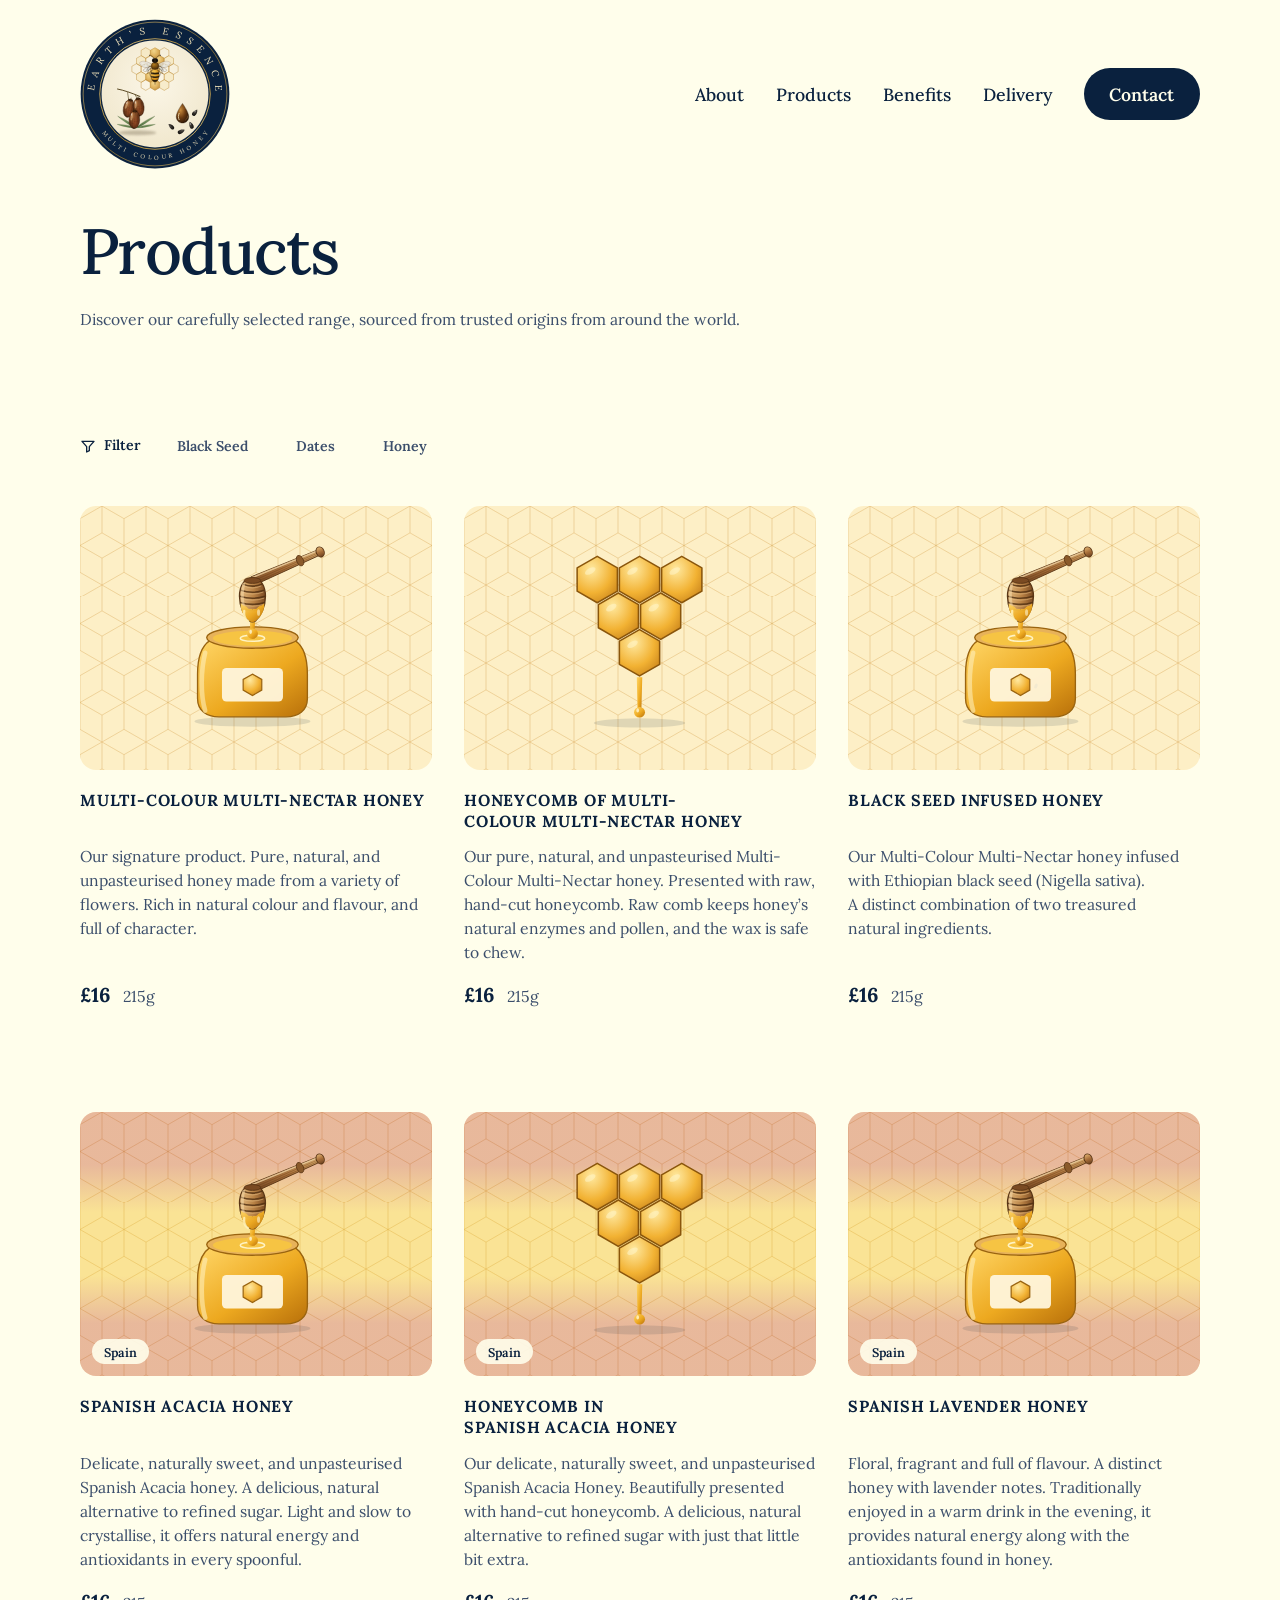
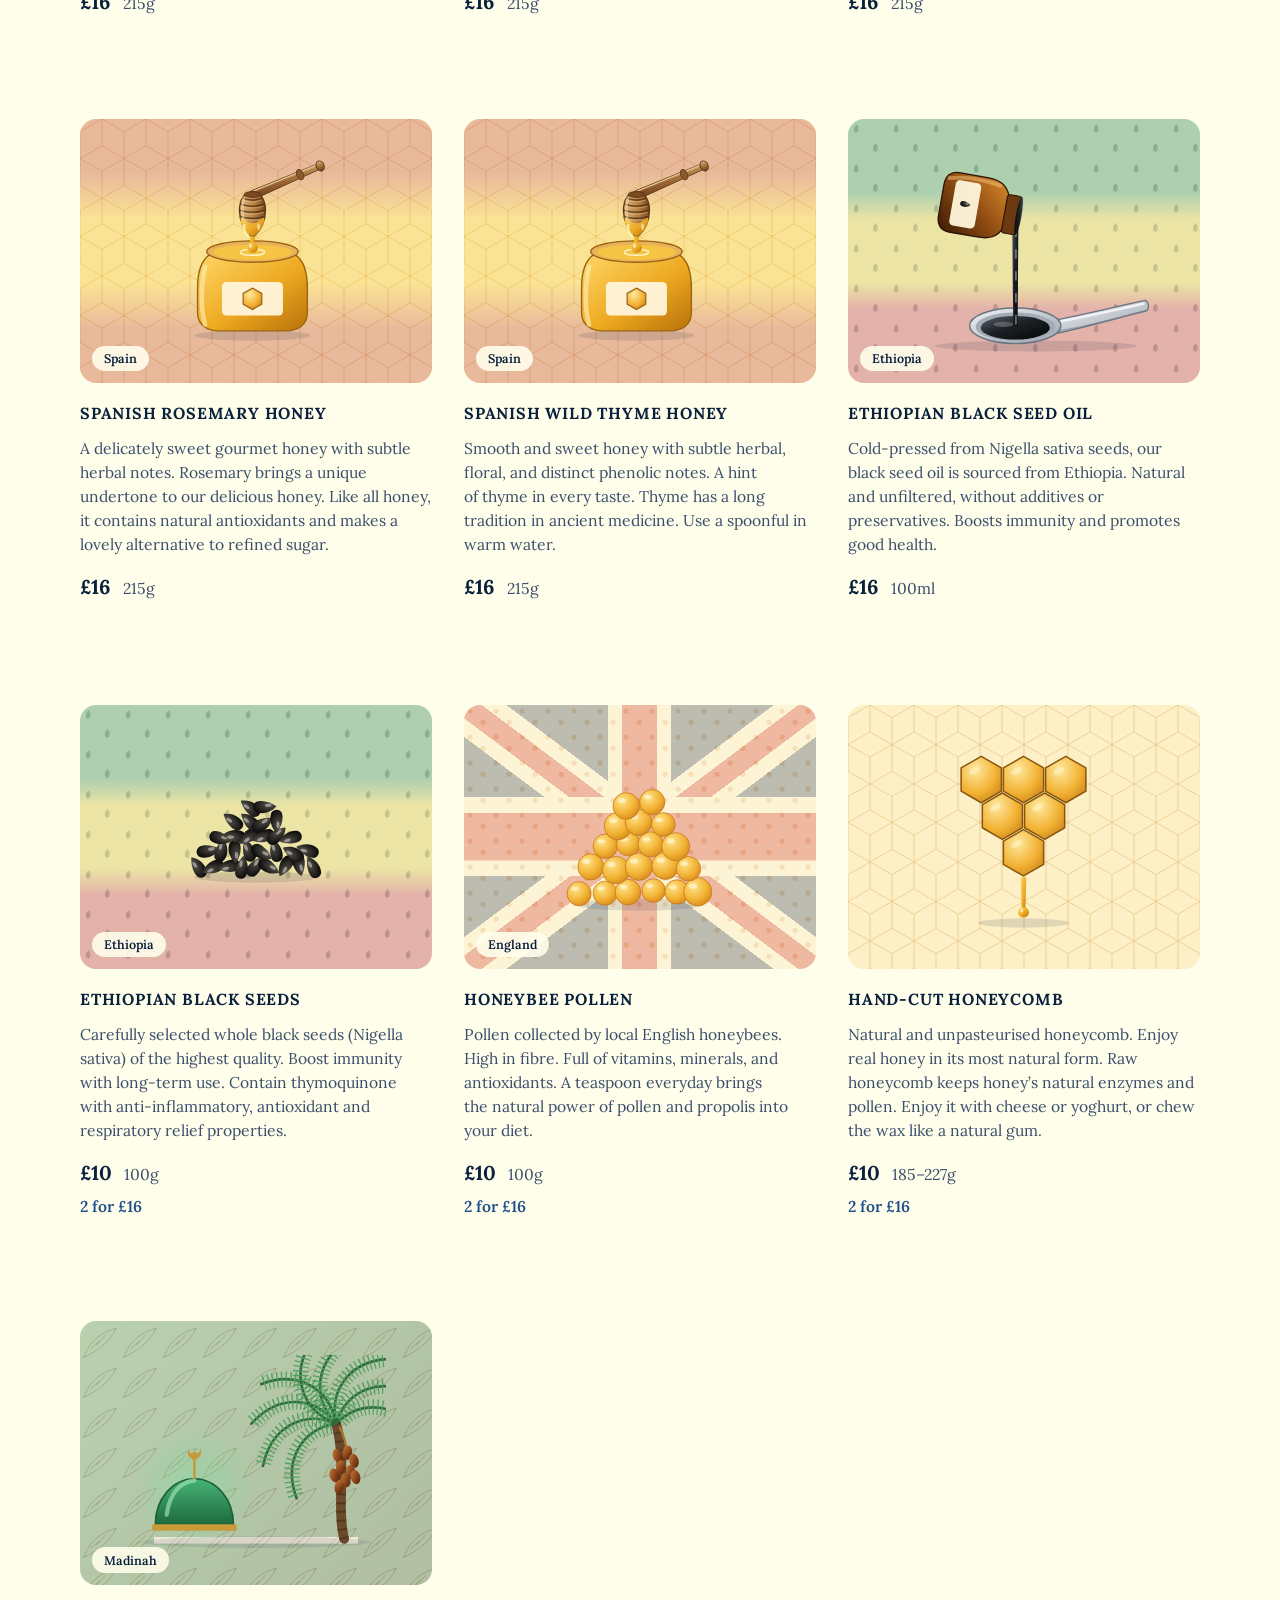
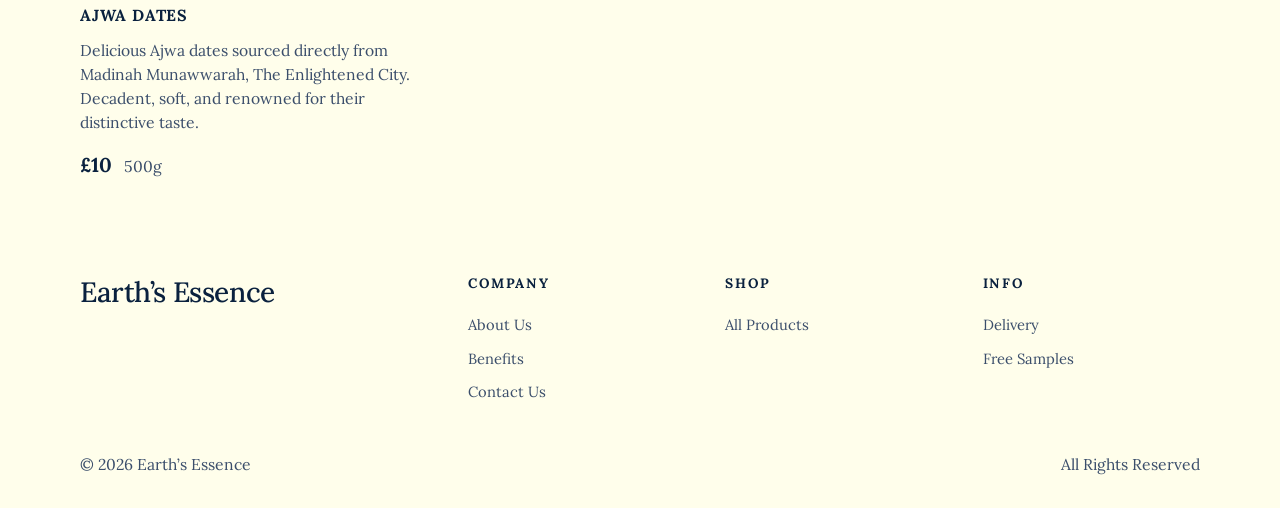
<file: website 1/products.html>
<!DOCTYPE html>
<html lang="en">
<head>
<meta charset="UTF-8">
<meta name="viewport" content="width=device-width, initial-scale=1">
<title>Products | Earth's Essence</title>
<meta name="theme-color" content="#FFFEEB">
<link rel="icon" type="image/svg+xml" href="assets/favicon.svg">
<link rel="icon" type="image/png" sizes="32x32" href="assets/favicon-32.png">
<link rel="apple-touch-icon" href="assets/apple-touch-icon.png">
<meta name="description" content="Browse the full Earth's Essence range: honey, honeycomb, Ethiopian black seed, bee pollen and Ajwa dates.">
<link rel="preconnect" href="https://fonts.googleapis.com">
<link rel="preconnect" href="https://fonts.gstatic.com" crossorigin>
<link href="https://fonts.googleapis.com/css2?family=Lora:wght@400;500;600;700&display=swap" rel="stylesheet">
<link rel="stylesheet" href="styles.css">
</head>
<body>

<svg width="0" height="0" style="position: absolute" aria-hidden="true">
<defs>
<radialGradient id="esDisc" cx="50%" cy="40%" r="70%">
<stop offset="0" stop-color="#FBF6E7"></stop>
<stop offset="1" stop-color="#EFE5C9"></stop>
</radialGradient>
<linearGradient id="esGold" x1="0" y1="0" x2="1" y2="1">
<stop offset="0" stop-color="#E9CF8C"></stop>
<stop offset="0.5" stop-color="#B58A2B"></stop>
<stop offset="1" stop-color="#E6C879"></stop>
</linearGradient>
<radialGradient id="esCell" cx="38%" cy="30%" r="80%">
<stop offset="0" stop-color="#F3CF72"></stop>
<stop offset="0.6" stop-color="#D49A30"></stop>
<stop offset="1" stop-color="#A56C16"></stop>
</radialGradient>
<linearGradient id="esDrip" x1="0" y1="0" x2="1" y2="0">
<stop offset="0" stop-color="#B97A1A"></stop>
<stop offset="0.4" stop-color="#F0C766"></stop>
<stop offset="1" stop-color="#A56C16"></stop>
</linearGradient>
<radialGradient id="esDate" cx="34%" cy="26%" r="85%">
<stop offset="0" stop-color="#A86A38"></stop>
<stop offset="0.5" stop-color="#6E3A1B"></stop>
<stop offset="1" stop-color="#3B1D0C"></stop>
</radialGradient>
<radialGradient id="esOil" cx="34%" cy="34%" r="80%">
<stop offset="0" stop-color="#C98B3C"></stop>
<stop offset="0.5" stop-color="#6B3A10"></stop>
<stop offset="1" stop-color="#1F1006"></stop>
</radialGradient>
<linearGradient id="esLeaf" x1="0" y1="1" x2="0" y2="0">
<stop offset="0" stop-color="#4B6B3A"></stop>
<stop offset="1" stop-color="#8CA871"></stop>
</linearGradient>
<radialGradient id="esPetal" cx="40%" cy="30%" r="80%">
<stop offset="0" stop-color="#FFFFFA"></stop>
<stop offset="1" stop-color="#EEF0DD"></stop>
</radialGradient>
<radialGradient id="esSeed" cx="35%" cy="30%" r="75%">
<stop offset="0" stop-color="#55504A"></stop>
<stop offset="1" stop-color="#0D0B09"></stop>
</radialGradient>
<radialGradient id="esBee" cx="40%" cy="30%" r="80%">
<stop offset="0" stop-color="#F7CB55"></stop>
<stop offset="0.6" stop-color="#D9921A"></stop>
<stop offset="1" stop-color="#8A560A"></stop>
</radialGradient>
<linearGradient id="esWing" x1="0" y1="0" x2="1" y2="1">
<stop offset="0" stop-color="#FFFFFF" stop-opacity="0.9"></stop>
<stop offset="1" stop-color="#DCE8EA" stop-opacity="0.65"></stop>
</linearGradient>
<clipPath id="esAbd2"><path d="M0 2 C-10 4 -12 18 -6 28 C-3 33 3 33 6 28 C12 18 10 4 0 2 Z"></path></clipPath>
<radialGradient id="esThorax" cx="40%" cy="30%" r="80%">
<stop offset="0" stop-color="#B8801F"></stop>
<stop offset="0.6" stop-color="#6B430C"></stop>
<stop offset="1" stop-color="#2E1D08"></stop>
</radialGradient>
<filter id="esBlur" x="-30%" y="-100%" width="160%" height="300%"><feGaussianBlur stdDeviation="2"></feGaussianBlur></filter>
<path id="esTop" d="M 29.32,153 A 96.5,96.5 0 1 1 210.68,153"></path>
<path id="esBottom" d="M 15.3,120 A 104.7,104.7 0 0 0 224.7,120"></path>
<path id="esSeedShape" d="M0 -6.5 C3 -3.5 4.2 1.5 2.4 5 C0.8 6.8 -2 6.6 -3.2 4.4 C-4.2 1.2 -2.6 -3.4 0 -6.5 Z"></path>
<path id="esLeaflet" d="M0 0 C-3.5 -12 -3 -32 0 -50 C3 -32 3.5 -12 0 0 Z"></path>
<polygon id="esHex" points="0,-13 11.26,-6.5 11.26,6.5 0,13 -11.26,6.5 -11.26,-6.5"></polygon>
<ellipse id="esPetalShape" cx="0" cy="-17" rx="7.5" ry="15.5"></ellipse>

<radialGradient id="esDateWarm" cx="55%" cy="60%" r="60%">
<stop offset="0" stop-color="#B8572B" stop-opacity="0.55"></stop>
<stop offset="1" stop-color="#B8572B" stop-opacity="0"></stop>
</radialGradient>
<g id="esDateShape">
<ellipse cx="0" cy="0" rx="8.6" ry="14.5" fill="url(#esDate)" stroke="#2E1507" stroke-width="0.6"></ellipse>
<ellipse cx="1.5" cy="3" rx="6.5" ry="10.5" fill="url(#esDateWarm)"></ellipse>
<g fill="none" stroke-linecap="round">
<path d="M-5 -9 C-6.5 -3 -6.5 4 -4.5 10 M-2 -12 C-3.5 -4 -3.5 5 -1.5 12 M1.5 -12 C0.5 -4 1 5 2.5 12 M5 -8 C5.5 -2 5 4 3.8 9" stroke="#1E0C04" stroke-width="0.5" opacity="0.4"></path>
<path d="M-4.3 -9 C-5.8 -3 -5.8 4 -3.8 10 M-1.3 -12 C-2.8 -4 -2.8 5 -0.8 12 M2.2 -12 C1.2 -4 1.7 5 3.2 12" stroke="#D9A06A" stroke-width="0.3" opacity="0.35"></path>
<path d="M-6 -2 C-4 -1 -2 -1.5 0 -1 M0 3 C2 3.8 4 3.5 6 2 M-5 6 C-3.5 6.6 -2 6.4 -0.8 6" stroke="#1E0C04" stroke-width="0.4" opacity="0.35"></path>
</g>
<ellipse cx="-4.4" cy="-4.5" rx="1.8" ry="6.2" transform="rotate(8 -4.4 -4.5)" fill="#F2C690" opacity="0.5"></ellipse>
<ellipse cx="-4.8" cy="-8" rx="0.8" ry="2" transform="rotate(8 -4.8 -8)" fill="#FFFFFF" opacity="0.6"></ellipse>
<ellipse cx="0" cy="-13.4" rx="3.5" ry="1.7" fill="#2B1608" stroke="#1A0C04" stroke-width="0.3"></ellipse>
<path d="M0 -13.4 L-3 -14.4 M0 -13.4 L3 -14.4 M0 -13.4 L-2.4 -12.2 M0 -13.4 L2.4 -12.2" stroke="#6A4420" stroke-width="0.35" stroke-linecap="round"></path>
<path d="M0 -14.8 L0.3 -16.8" stroke="#4A3A1A" stroke-width="0.9" stroke-linecap="round"></path>
<ellipse cx="0" cy="13.8" rx="1.3" ry="0.6" fill="#1E0C04" opacity="0.6"></ellipse>
</g>

<g id="esScene">
<ellipse cx="92" cy="182" rx="30" ry="4" fill="#4A3B22" opacity="0.28" filter="url(#esBlur)"></ellipse>

<g transform="translate(90 174)" stroke="#3E5430" stroke-width="0.5">
<use href="#esLeaflet" fill="url(#esLeaf)" transform="rotate(-80) scale(0.62)"></use>
<use href="#esLeaflet" fill="url(#esLeaf)" transform="rotate(-58) scale(0.7)"></use>
<use href="#esLeaflet" fill="url(#esLeaf)" transform="rotate(58) scale(0.7)"></use>
<use href="#esLeaflet" fill="url(#esLeaf)" transform="rotate(80) scale(0.62)"></use>
</g>

<g transform="translate(120 80) scale(0.9) translate(-120 -80)">
<g stroke="#B27A18" stroke-width="0.7" stroke-linejoin="round" opacity="0.95">
<polygon points="103.55,42.00 111.77,46.75 111.77,56.25 103.55,61.00 95.32,56.25 95.32,46.75" fill="#F6E6B4" fill-opacity="0.55"></polygon>
<polygon points="120.00,42.00 128.23,46.75 128.23,56.25 120.00,61.00 111.77,56.25 111.77,46.75" fill="url(#esCell)" fill-opacity="0.8"></polygon>
<polygon points="136.45,42.00 144.68,46.75 144.68,56.25 136.45,61.00 128.23,56.25 128.23,46.75" fill="none" fill-opacity="0.55"></polygon>
<polygon points="95.32,56.25 103.55,61.00 103.55,70.50 95.32,75.25 87.09,70.50 87.09,61.00" fill="#F6E6B4" fill-opacity="0.55"></polygon>
<polygon points="111.77,56.25 120.00,61.00 120.00,70.50 111.77,75.25 103.55,70.50 103.55,61.00" fill="none" fill-opacity="0.55"></polygon>
<polygon points="128.23,56.25 136.45,61.00 136.45,70.50 128.23,75.25 120.00,70.50 120.00,61.00" fill="url(#esCell)" fill-opacity="0.8"></polygon>
<polygon points="144.68,56.25 152.91,61.00 152.91,70.50 144.68,75.25 136.45,70.50 136.45,61.00" fill="#F6E6B4" fill-opacity="0.55"></polygon>
<polygon points="87.09,70.50 95.32,75.25 95.32,84.75 87.09,89.50 78.86,84.75 78.86,75.25" fill="none" fill-opacity="0.55"></polygon>
<polygon points="103.55,70.50 111.77,75.25 111.77,84.75 103.55,89.50 95.32,84.75 95.32,75.25" fill="none" fill-opacity="0.55"></polygon>
<polygon points="120.00,70.50 128.23,75.25 128.23,84.75 120.00,89.50 111.77,84.75 111.77,75.25" fill="url(#esCell)" fill-opacity="0.8"></polygon>
<polygon points="136.45,70.50 144.68,75.25 144.68,84.75 136.45,89.50 128.23,84.75 128.23,75.25" fill="none" fill-opacity="0.55"></polygon>
<polygon points="152.91,70.50 161.14,75.25 161.14,84.75 152.91,89.50 144.68,84.75 144.68,75.25" fill="none" fill-opacity="0.55"></polygon>
<polygon points="95.32,84.75 103.55,89.50 103.55,99.00 95.32,103.75 87.09,99.00 87.09,89.50" fill="#F6E6B4" fill-opacity="0.55"></polygon>
<polygon points="111.77,84.75 120.00,89.50 120.00,99.00 111.77,103.75 103.55,99.00 103.55,89.50" fill="url(#esCell)" fill-opacity="0.8"></polygon>
<polygon points="128.23,84.75 136.45,89.50 136.45,99.00 128.23,103.75 120.00,99.00 120.00,89.50" fill="none" fill-opacity="0.55"></polygon>
<polygon points="144.68,84.75 152.91,89.50 152.91,99.00 144.68,103.75 136.45,99.00 136.45,89.50" fill="#F6E6B4" fill-opacity="0.55"></polygon>
<polygon points="103.55,99.00 111.77,103.75 111.77,113.25 103.55,118.00 95.32,113.25 95.32,103.75" fill="none" fill-opacity="0.55"></polygon>
<polygon points="120.00,99.00 128.23,103.75 128.23,113.25 120.00,118.00 111.77,113.25 111.77,103.75" fill="url(#esCell)" fill-opacity="0.8"></polygon>
<polygon points="136.45,99.00 144.68,103.75 144.68,113.25 136.45,118.00 128.23,113.25 128.23,103.75" fill="#F6E6B4" fill-opacity="0.55"></polygon>
</g>
</g>
<g transform="translate(120 78) scale(0.72)">
<g id="esWingL" transform="translate(-6 -5) scale(0.7) translate(6 5)">
<path d="M-6 -8 C-18 -16 -34 -22 -44 -16 C-48 -12 -44 -4 -34 0 C-24 4 -12 0 -6 -4 Z" fill="url(#esWing)" stroke="#5A3410" stroke-width="0.7" stroke-linejoin="round"></path>
<path d="M-7 -7 C-20 -12 -34 -15 -43 -14 M-8 -5 C-20 -7 -34 -8 -45 -10 M-8 -3 C-18 -3 -30 -3 -38 -4" stroke="#8A5A1A" stroke-width="0.4" fill="none"></path>
<path d="M-22 -14 C-23 -9 -22 -5 -21 -3 M-32 -17 C-33 -12 -32 -7 -31 -4 M-39 -15 C-40 -11 -39 -8 -38 -5" stroke="#8A5A1A" stroke-width="0.3" fill="none"></path>
<path d="M-6 -3 C-16 -2 -28 2 -34 8 C-36 12 -32 15 -26 14 C-18 12 -9 5 -6 0 Z" fill="url(#esWing)" stroke="#5A3410" stroke-width="0.7" stroke-linejoin="round"></path>
<path d="M-8 -1 C-18 1 -28 5 -33 10 M-9 1 C-16 4 -23 8 -27 12" stroke="#8A5A1A" stroke-width="0.4" fill="none"></path>
</g>
<use href="#esWingL" transform="scale(-1 1)"></use>
<g stroke="#2A1D0B" stroke-width="0.9" stroke-linecap="round" stroke-linejoin="round" fill="none">
<path d="M-7 -4 L-14 -2 L-18 5 M-7 0 L-15 5 L-16 13 M-6 4 L-12 12 L-10 19"></path>
<path d="M7 -4 L14 -2 L18 5 M7 0 L15 5 L16 13 M6 4 L12 12 L10 19"></path>
</g>
<path d="M0 2 C-10 4 -12 18 -6 28 C-3 33 3 33 6 28 C12 18 10 4 0 2 Z" fill="url(#esBee)" stroke="#4E3308" stroke-width="0.8"></path>
<g clip-path="url(#esAbd2)" fill="#2A1D0B">
<path d="M-13 9 Q0 13.5 13 9 L13 12.5 Q0 17 -13 12.5 Z"></path>
<path d="M-13 17 Q0 21.5 13 17 L13 20.5 Q0 25 -13 20.5 Z"></path>
<path d="M-13 25 Q0 29.5 13 25 L13 36 L-13 36 Z"></path>
</g>
<path d="M-5 6 C-8 12 -8 18 -6 23" stroke="#FFE9A8" stroke-width="1" fill="none" stroke-linecap="round" opacity="0.5"></path>
<path d="M0 33 L0 36.5" stroke="#2A1D0B" stroke-width="1" stroke-linecap="round"></path>
<ellipse cx="0" cy="-4" rx="8.6" ry="8" fill="url(#esThorax)" stroke="#2A1608" stroke-width="0.6"></ellipse>
<path d="M-8 -8 L-10.5 -9 M-9 -4 L-11.8 -4 M-8 0 L-10.5 1 M8 -8 L10.5 -9 M9 -4 L11.8 -4 M8 0 L10.5 1 M-4 -11 L-4.6 -13 M4 -11 L4.6 -13 M-3 3 L-3.4 5 M3 3 L3.4 5" stroke="#C9902A" stroke-width="0.7" stroke-linecap="round" opacity="0.75"></path>
<path d="M0 -10 L0 2" stroke="#1E1206" stroke-width="0.5" opacity="0.5"></path>
<ellipse cx="0" cy="-16" rx="6" ry="5" fill="#241A10" stroke="#120C06" stroke-width="0.5"></ellipse>
<ellipse cx="-4.4" cy="-16.5" rx="2.3" ry="3.3" transform="rotate(-8 -4.4 -16.5)" fill="#0F0B07"></ellipse>
<ellipse cx="4.4" cy="-16.5" rx="2.3" ry="3.3" transform="rotate(8 4.4 -16.5)" fill="#0F0B07"></ellipse>
<ellipse cx="-5" cy="-18" rx="0.7" ry="1.1" fill="#fff" opacity="0.65"></ellipse>
<ellipse cx="5" cy="-18" rx="0.7" ry="1.1" fill="#fff" opacity="0.65"></ellipse>
<path d="M-1.6 -11.6 L0 -9.8 L1.6 -11.6" stroke="#120C06" stroke-width="0.8" fill="none" stroke-linecap="round"></path>
<g stroke="#241A10" stroke-width="0.8" fill="none" stroke-linecap="round">
<path d="M-2.4 -20 C-4 -25 -8 -28 -12 -28"></path>
<path d="M2.4 -20 C4 -25 8 -28 12 -28"></path>
</g>
<circle cx="-12.4" cy="-28" r="1.1" fill="#241A10"></circle>
<circle cx="12.4" cy="-28" r="1.1" fill="#241A10"></circle>
</g>

<g transform="translate(0 12)">
<path d="M60 100 C70 102 82 106 96 112" stroke="#5B4A24" stroke-width="1.6" fill="none" stroke-linecap="round"></path>
<path d="M76 105 L78 118 M88 109 L92 116" stroke="#5B4A24" stroke-width="1" fill="none"></path>
<use href="#esDateShape" transform="translate(78 131) rotate(12)"></use>
<use href="#esDateShape" transform="translate(94 129) rotate(-5)"></use>
<use href="#esDateShape" transform="translate(87 149) rotate(3)"></use>
</g>
<g>
<use href="#esSeedShape" fill="url(#esSeed)" transform="translate(184 150) rotate(35) scale(0.95)"></use>
<use href="#esSeedShape" fill="url(#esSeed)" transform="translate(178 170) rotate(-25) scale(0.95)"></use>
<use href="#esSeedShape" fill="url(#esSeed)" transform="translate(162 180) rotate(62) scale(0.95)"></use>
<use href="#esSeedShape" fill="url(#esSeed)" transform="translate(146 172) rotate(-48) scale(0.9)"></use>
<ellipse cx="184" cy="148" rx="0.8" ry="1.6" fill="#fff" opacity="0.5"></ellipse>
<ellipse cx="177" cy="168" rx="0.8" ry="1.6" fill="#fff" opacity="0.5"></ellipse>
</g>

<g transform="translate(-14 55)">
<path d="M178 80 C178 80 168 94 168 101 C168 107.5 172.5 111.5 178 111.5 C183.5 111.5 188 107.5 188 101 C188 94 178 80 178 80 Z" fill="url(#esOil)" stroke="#1F1006" stroke-width="0.5"></path>
<path d="M172.5 96 C171 99.5 171 103 172.5 106" stroke="#F7E3B8" stroke-width="1.6" stroke-linecap="round" fill="none" opacity="0.8"></path>
<path d="M183 106.5 C185 105 186 103 186.5 100.5" stroke="#D9A862" stroke-width="1" stroke-linecap="round" fill="none" opacity="0.5"></path>
</g>
</g>

<symbol id="esBadge" viewBox="0 0 240 240">
<circle cx="120" cy="120" r="119" fill="currentColor"></circle>
<circle cx="120" cy="120" r="115" fill="none" stroke="url(#esGold)" stroke-width="1"></circle>
<circle cx="120" cy="120" r="88.5" fill="none" stroke="url(#esGold)" stroke-width="1.4"></circle>
<circle cx="120" cy="120" r="85.5" fill="url(#esDisc)"></circle>
<text style="font-family: 'Lora', serif; font-weight: 400; font-size: 15.5px; letter-spacing: 11.25px" fill="#F2E4BB" text-anchor="middle"><textPath href="#esTop" startOffset="51.5%">EARTH’S ESSENCE</textPath></text>
<text style="font-family: 'Lora', serif; font-weight: 400; font-size: 9.5px; letter-spacing: 5px" fill="#F2E4BB" text-anchor="middle"><textPath href="#esBottom" startOffset="50.8%">MULTI COLOUR HONEY</textPath></text>
<use href="#esScene"></use>
</symbol>

<symbol id="esCore" viewBox="0 0 240 240">
<circle cx="120" cy="120" r="119" fill="currentColor"></circle>
<circle cx="120" cy="120" r="109" fill="none" stroke="url(#esGold)" stroke-width="2"></circle>
<circle cx="120" cy="120" r="105" fill="url(#esDisc)"></circle>
<g transform="translate(120 122) scale(1.24) translate(-120 -122)"><use href="#esScene"></use></g>
</symbol>
</defs>
</svg>

<header class="site-header" id="top">
  <div class="container nav-bar">
    <a href="index.html" class="brand brand-stack" aria-label="Earth's Essence home">
      <svg class="logo-nav" viewBox="0 0 240 240" role="img" aria-label="Earth's Essence logo"><use href="#esBadge"></use></svg>
    </a>
    <a href="index.html" class="nav-title">Earth’s Essence</a>
    <nav class="nav-desktop" aria-label="Primary">
      <a href="index.html#about">About</a>
      <a href="products.html">Products</a>
      <a href="benefits.html">Benefits</a>
      <a href="index.html#delivery">Delivery</a>
      <a href="index.html#contact" class="btn">Contact</a>
    </nav>
    <button class="burger" id="burger" aria-label="Open menu" aria-expanded="false" aria-controls="overlay">
      <span></span><span></span><span></span>
    </button>
  </div>
</header>

<div class="overlay" id="overlay" aria-hidden="true">
  <nav aria-label="Mobile">
    <a href="index.html#about">About</a>
    <a href="products.html">Products</a>
    <a href="benefits.html">Benefits</a>
    <a href="index.html#delivery">Delivery</a>
    <a href="index.html#contact">Contact</a>
  </nav>
</div>

<main>
  <section class="page-hero">
    <div class="container">
      <h1>Products</h1>
      <p class="lead">Discover our carefully selected range, sourced from trusted origins from around the world.</p>
    </div>
  </section>

  <section class="section">
    <div class="container">
      <div class="filter-bar">
        <span class="filter-label">
          <svg width="16" height="16" viewBox="0 0 24 24" fill="none" stroke="currentColor" stroke-width="2" stroke-linecap="round" stroke-linejoin="round" aria-hidden="true"><path d="M3 5h18l-7 8v6l-4 2v-8z"></path></svg>
          Filter
        </span>
        <div class="filters" id="filters" role="group" aria-label="Filter products">
          <button data-filter="blackseed" aria-pressed="false">Black Seed</button>
          <button data-filter="dates" aria-pressed="false">Dates</button>
          <button data-filter="honey" aria-pressed="false">Honey</button>
        </div>
      </div>
      <div class="grid products-grid" id="grid"></div>
    </div>
  </section>
</main>

<footer class="footer">
  <div class="container">
    <div class="footer-top">
      <div class="footer-brand">
        <a href="index.html" class="footer-name">Earth’s Essence</a>
      </div>
      <div class="footer-col">
        <h4>Company</h4>
        <ul><li><a href="index.html#about">About Us</a></li><li><a href="benefits.html">Benefits</a></li><li><a href="index.html#contact">Contact Us</a></li></ul>
      </div>
      <div class="footer-col">
        <h4>Shop</h4>
        <ul><li><a href="products.html">All Products</a></li></ul>
      </div>
      <div class="footer-col">
        <h4>Info</h4>
        <ul><li><a href="index.html#delivery">Delivery</a></li><li><a href="index.html#delivery">Free Samples</a></li></ul>
      </div>
    </div>
    <p class="copyright"><span>© <span id="year">2026</span> Earth’s Essence</span><span>All Rights Reserved</span></p>
  </div>
</footer>

<script src="script.js"></script>
</body>
</html>
</file>
<file: styles.css>
/* Layout: bright colour-blocked bento grid with an oversized grotesk headline; each product family owns one colour. */
:root{--bg:#FFFEEB;--ink:#0A213E;--mute:#3B4E6B;--blue:#1D4E89;--amber:#F4B942;--clay:#E7673C;--seed:#14283f;--date:#5b2a2f;--sage:#cfe0c3;
--display:'Playfair Display',Georgia,'Times New Roman',serif;--body:'Hanken Grotesk',system-ui,sans-serif;
--ease:cubic-bezier(.2,.9,.3,1);--spring:linear(0,.0509,.1621,.2926,.4206,.5357,.6341,.7154,.781,.8328,.8734,.9046,.9286,.9468,.9605,.9707,.9784,.9841,.9884,.9915,.9938,.9955,.9967,.9976,.9983,.9987,.9991,.9993,1);--ease-out:cubic-bezier(.22,1,.36,1);--gap:.9rem;--section:clamp(3.25rem,7vw,6rem);color-scheme:light}
*{box-sizing:border-box}
html{scroll-behavior:smooth;scroll-padding-top:1rem;overflow-x:clip}
body{margin:0;background:var(--bg);color:var(--ink);font:400 1rem/1.55 var(--body);padding-inline:clamp(1rem,3vw,2rem);overflow-x:clip;-webkit-font-smoothing:antialiased}
a{color:inherit;text-decoration:none}
img{display:block;max-width:100%}
:focus-visible{outline:2px solid var(--blue);outline-offset:3px;border-radius:.4rem}
.wrap{max-width:80rem;margin-inline:auto}
p{text-wrap:pretty}
h1,h2,h3,h4{font-family:var(--display);font-weight:500;font-style:normal;text-wrap:balance;font-variant-ligatures:none;font-feature-settings:"liga" 0,"clig" 0}

/* nav */
nav{position:relative;display:grid;grid-template-columns:1fr auto 1fr;align-items:center;gap:1rem;padding-block:1.1rem}
.logo{display:flex;align-items:center;gap:.7rem;font:600 1.4rem/1 var(--display);letter-spacing:-.02em;margin-right:auto}
.logo svg{display:block;width:3.6rem;height:3.6rem;flex:none;color:var(--ink)}
nav ul{display:flex;gap:.3rem;list-style:none;margin:0;padding:.3rem;border-radius:99px;background:rgba(10,33,62,.06)}
nav ul a{display:block;padding:.5rem 1rem;border-radius:99px;font-weight:500;font-size:.92rem;transition:background .25s,color .25s}
nav ul a:hover{background:var(--bg)}
nav ul a[aria-current="page"]{background:var(--ink);color:var(--bg)}
.btn{display:inline-block;background:var(--ink);color:var(--bg);font:500 1.44rem/1.3 var(--display);padding:.45rem 1.1rem;border:1.5px solid var(--ink);border-radius:2rem;cursor:pointer;white-space:nowrap;text-decoration:none;transition:background .2s,color .2s,border-color .2s,transform .35s var(--ease)}
.btn:hover{background:transparent;color:var(--ink)}.btn:active{transform:scale(.97)}

/* hero headline */
h1{font:500 clamp(3rem,10vw,8rem)/.9 var(--display);letter-spacing:-.015em;margin:clamp(1.25rem,4vw,3rem) 0 1.4rem;text-wrap:balance}
@media(min-width:60.01rem){h1:not(.small){white-space:nowrap;font-size:clamp(5rem,8vw,8rem)}}
.fx{font:inherit;margin-right:.06em}
h1 span{color:var(--clay)}
.sub{display:flex;justify-content:space-between;align-items:end;gap:1.25rem 2rem;flex-wrap:wrap;margin-bottom:1.75rem}
.sub p{max-width:none;font-size:clamp(1.05rem,2.2vw,1.3rem);line-height:1.45;margin:0}

/* bento */
.bento{display:grid;grid-template-columns:repeat(12,minmax(0,1fr));gap:var(--gap)}
.t{border-radius:2rem;padding:1.6rem;position:relative;overflow:hidden;display:flex;flex-direction:column;transition:transform .5s var(--ease)}
a.t:hover{transform:scale(1.012)}
.title-row{display:flex;align-items:center;gap:1.5rem}
.badge{width:clamp(5rem,8vw,8rem);height:auto;flex-shrink:0}
.badge-d{display:none}
.spin{animation:spin 26s linear infinite;transform-origin:50% 50%}
@keyframes spin{to{transform:rotate(360deg)}}
@media(min-width:60.01rem){
  .badge-m{display:none}
  .badge-d{display:block;position:absolute;right:calc(-0.7 * clamp(5rem,8vw,8rem) - 10px);bottom:calc(55% - 10px);width:calc(clamp(5rem,8vw,8rem) * 1.3)}
  h1 span{position:relative}
}
.t h3{font:500 clamp(1.9rem,3.4vw,2.9rem)/1 var(--display);letter-spacing:-.02em;margin:0 0 .7rem}
.t p{margin:0 0 .8rem;font-size:.97rem}
.t p:last-child{margin-bottom:0}
.t .go{font-weight:700;font-size:.92rem;margin-top:auto;padding-top:.4rem}
.t .im{border-radius:1.2rem;overflow:hidden;aspect-ratio:3/2;margin-bottom:1.1rem;background:#fff}
.t .im img{width:100%;height:100%;object-fit:cover;transition:transform 1s var(--ease)}
a.t:hover .im img{transform:scale(1.05)}
.show{grid-column:span 7;grid-row:span 2;padding:0;background:var(--bg);min-height:30rem}
.slides{position:absolute;inset:0}
.slide{position:absolute;inset:0;margin:0;opacity:0;transition:opacity .7s ease}
.slide.is-active{opacity:1;z-index:1}
.slide img{width:100%;height:100%;object-fit:cover}
.slide-fit img{object-fit:contain}
.only{grid-column:span 5;grid-row:span 2;background:var(--sage);justify-content:flex-end}
.only h3{font-size:clamp(2.2rem,4.6vw,4rem)}
.only p{font-size:1.08rem;max-width:30rem}
.only .cut{flex:1;min-height:13rem;margin-bottom:.6rem;overflow:hidden;position:relative}
.only .cut img{position:absolute;inset:0;width:100%;height:100%;object-fit:contain;transform:scale(1.15);transform-origin:50% 50%;mix-blend-mode:multiply}
.honey{grid-column:span 4;background:var(--date);color:var(--bg)}
.dates{grid-column:span 4;background:#1e3828;color:var(--bg)}
.seed{grid-column:span 4;background:var(--seed);color:var(--bg)}
.free{grid-column:span 5;background:#3b1a4a;color:var(--bg);justify-content:flex-end}
.free h3{font-size:clamp(2rem,3.8vw,3.2rem)}
@media(min-width:60.01rem){.free p:not(:last-child){margin-bottom:0}}
.blue{grid-column:span 7;background:var(--blue);color:var(--bg);flex-direction:column;align-items:flex-start;justify-content:space-between;gap:1.25rem 1.5rem}
.blue h3{margin:0;font-size:clamp(2.2rem,4.6vw,4rem)}
.blue div{display:flex;flex-direction:column;align-items:flex-start;gap:1rem;max-width:22rem}
.blue p{margin:0}
.blue .btn{background:var(--bg);color:var(--blue);border-color:var(--bg)}
.blue .btn:hover{background:transparent;color:var(--bg)}

/* sections */
section{padding-block:var(--section)}
h2{font:500 clamp(2.5rem,6.4vw,5.2rem)/1 var(--display);letter-spacing:-.02em;margin:0}
.phead{flex-wrap:wrap;display:flex;justify-content:space-between;align-items:center;gap:1rem;margin-bottom:1.5rem}
.lede{font-size:clamp(1.05rem,2.2vw,1.25rem);max-width:none;margin:0 0 2rem}
.phead + .lede{margin-top:-.5rem}

/* products */
.prod{display:grid;grid-template-columns:repeat(3,minmax(0,1fr));gap:var(--gap)}
.p{border-radius:1.6rem;border:1.5px solid var(--ink);padding:1.1rem;display:flex;flex-direction:column;gap:.7rem;scroll-margin-top:1.5rem;transition:background .3s,color .3s}
.p:hover{background:var(--ink);color:var(--bg)}
.p .ph{position:relative;aspect-ratio:4/3;border-radius:1rem;overflow:hidden;background:#fff}
.p .ph img{width:100%;height:100%;object-fit:contain;mix-blend-mode:multiply}
.p .ph.full img{object-fit:cover;mix-blend-mode:normal}
.p h4{font:500 1.5rem/1.1 var(--display);letter-spacing:-.02em;margin:.2rem 0 0}
.p p{font-size:.9rem;margin:0;flex:1;opacity:.82}
.p .meta{display:flex;align-items:center;gap:.2rem .8rem;flex-wrap:wrap}
.p .meta b{font:500 2rem/1 var(--display);letter-spacing:-.02em}
.ord{display:inline-block;padding:.35rem .9rem;border:1.5px solid var(--ink);border-radius:2rem;font-size:1.2rem;font-weight:500;font-family:var(--display);color:var(--ink);text-decoration:none;white-space:nowrap;transition:background .2s,color .2s,border-color .2s,opacity .2s;margin-left:auto}
.ord:hover,.p:hover .ord{background:var(--bg);color:var(--ink);border-color:var(--bg)}
@media(min-width:60.01rem){.ord{opacity:0;pointer-events:none}.p:hover .ord{opacity:1;pointer-events:auto}}
.p .meta span{font-size:.85rem;opacity:.7}.p .meta .off{font-weight:700;opacity:1;color:var(--clay)}
.p:hover .meta .off{color:var(--amber)}
.ph-top{padding-bottom:var(--section)}
h1.small{font-size:clamp(3rem,9.5vw,7rem);margin:clamp(1rem,4vw,2.5rem) 0 1rem}
.p.pop{animation:pop .5s var(--ease) both}
@keyframes pop{from{opacity:0;transform:translateY(.8rem) scale(.98)}}
.p[hidden]{display:none}

/* filters */
.filters{display:flex;align-items:center;flex-wrap:wrap;gap:.5rem;margin:0 0 1.75rem}
.filters .fl{display:inline-flex;align-items:center;gap:.45rem;font-weight:700;font-size:.9rem;margin-right:.4rem}
.filters button{font:500 1.44rem/1.3 var(--display);color:var(--bg);background:var(--ink);border:1.5px solid var(--ink);padding:.35rem .9rem;border-radius:2rem;cursor:pointer;transition:background .25s,color .25s,transform .12s}
.filters button:hover{background:transparent;color:var(--ink)}
.filters button:active{transform:scale(.96)}
.filters button[aria-pressed="true"]{background:var(--clay);border-color:var(--clay);color:#fff}
.filters button[aria-pressed="true"]:hover{background:transparent;color:var(--clay)}

/* benefits home */
.ben{display:grid;grid-template-columns:repeat(3,minmax(0,1fr));gap:var(--gap)}
.ben > div{border-radius:2rem;padding:clamp(1.4rem,3vw,2rem);background:rgba(10,33,62,.06);display:flex;flex-direction:column}
.ben > div:nth-child(2){background:var(--amber)}.ben > div:nth-child(3){background:var(--sage)}
.ben h3{font:500 clamp(1.7rem,2.8vw,2.2rem)/1.05 var(--display);letter-spacing:-.02em;margin:0 0 .9rem}
.ben p{margin:0 0 1.1rem;flex:1}
.ben a{font-weight:700}

/* benefits page */
.moon{background:var(--sage);border-radius:2rem;padding:clamp(1.4rem,4vw,3rem);display:grid;grid-template-columns:minmax(0,1.1fr) minmax(0,.9fr);gap:1.5rem clamp(1.5rem,5vw,4rem);align-items:center}
.ph-top.flush{padding-bottom:var(--gap)}
.moon h3{font:500 clamp(2.2rem,5.4vw,4.4rem)/1 var(--display);margin:0 0 1rem;letter-spacing:-.025em}
.moon p{max-width:40rem;font-size:1.05rem;margin:0 0 1.25rem}
.moon .btn{justify-self:start}
.moon .anim{aspect-ratio:3/2;width:100%}
.bsec{border-radius:2rem;padding:clamp(1.4rem,4vw,3rem);margin-bottom:var(--gap);scroll-margin-top:1.5rem}
.bsec.navy{background:var(--seed);color:var(--bg)}
.bsec.amber{background:var(--amber)}
.bhead{display:grid;grid-template-columns:1fr 1fr;gap:1rem 3rem;align-items:end;margin-bottom:2rem}
.bhead h2{font-size:clamp(2.8rem,8vw,6rem)}
.bhead p{margin:0;font-size:1.08rem;max-width:34rem}
.blist{list-style:none;margin:0;padding:0;display:grid;grid-template-columns:repeat(3,minmax(0,1fr));gap:var(--gap)}
.blist li{background:rgba(255,254,235,.1);border-radius:1.4rem;padding:1.3rem;display:flex;flex-direction:column;gap:.6rem;scroll-margin-top:1.5rem}
.bsec.amber .blist li{background:rgba(255,254,235,.55)}
.blist li:target{outline:3px solid var(--clay)}
.blist h3{font:500 1.45rem/1.1 var(--display);letter-spacing:-.025em;margin:0}
.blist p{margin:0;flex:1;font-size:.95rem}
.src{font-weight:700;font-size:.85rem;text-decoration:underline;text-underline-offset:.2em}
.bsec:last-of-type{margin-bottom:0}
.benefit-note{margin:1.75rem 0 0;max-width:none;font-size:.9rem}

/* footer */
footer{padding-block:var(--section) 1.5rem;font-size:.95rem}
.fgrid{display:grid;grid-template-columns:repeat(4,auto);justify-content:space-between;gap:2rem}
.fgrid b{display:block;margin-bottom:.5rem;font-family:var(--display);font-size:1.05rem}
.fgrid a{display:block;padding:.15rem 0;color:var(--mute);transition:color .2s}
.fgrid a:hover{color:var(--blue)}
.fgrid .fbrand{display:flex;padding:0;color:var(--ink);align-items:center;gap:.7rem;white-space:nowrap;font:600 1.5rem/1 var(--display);letter-spacing:-.02em}
.fbrand svg{display:none;width:4.2rem;height:4.2rem;flex:none;color:var(--ink)}
.copy{display:flex;justify-content:space-between;gap:.25rem 1.5rem;margin-top:3rem;color:var(--mute);font-size:.9rem}

/* menu button and full-screen menu (small screens only), modelled on web1 */
.burger{display:none;position:relative;z-index:70;width:2.5rem;height:2.5rem;border:0;background:none;padding:0;cursor:pointer;color:var(--ink);transition:transform .1s var(--ease-out)}
.burger:active{transform:scale(.92)}
.burger span{position:absolute;left:.5rem;right:.5rem;height:2px;background:currentColor;transition:transform .5s var(--spring),opacity .2s var(--ease-out),top .5s var(--spring)}
.burger span:nth-child(1){top:.85rem}
.burger span:nth-child(2){top:1.2rem}
.burger span:nth-child(3){top:1.55rem}
.burger[aria-expanded="true"] span:nth-child(1){top:1.2rem;transform:rotate(45deg)}
.burger[aria-expanded="true"] span:nth-child(2){opacity:0;transform:scaleX(0)}
.burger[aria-expanded="true"] span:nth-child(3){top:1.2rem;transform:rotate(-45deg)}
.overlay{display:none}
body.locked{overflow:hidden}

@media(max-width:60rem){
  :root{--section:3rem}
  .bento{grid-template-columns:1fr}
  .show,.only,.honey,.dates,.seed,.free,.blue{grid-column:auto;grid-row:auto}
  .show{min-height:0;aspect-ratio:3/2}
  .t{padding:1.35rem}
  .only h3,.free h3,.blue h3{font-size:clamp(1.9rem,8vw,2.6rem)}
  .only{justify-content:flex-start}
  nav{display:flex}
  .prod{grid-template-columns:repeat(2,minmax(0,1fr))}
  .ben{grid-template-columns:1fr}
  .moon{grid-template-columns:1fr}
  .blist{grid-template-columns:repeat(2,minmax(0,1fr))}
  .bhead{grid-template-columns:1fr}
  /* mobile header: logo left, title centred, menu button right; header stays put while scrolling */
  nav{display:flex;position:sticky;top:0;z-index:70;padding-block:.75rem;background:var(--bg)}
  nav::before{content:"";position:absolute;z-index:-1;inset:0 calc(-1 * clamp(1rem,3vw,2rem));background:var(--bg)}
  .logo svg{width:3.2rem;height:3.2rem}
  .logo .wm{position:absolute;left:50%;top:50%;transform:translate(-50%,-50%);white-space:nowrap;font-size:1.3rem}
  nav ul{display:none}
  .burger{display:block;flex:none}
  .overlay{display:flex;position:fixed;inset:0;z-index:60;align-items:center;justify-content:center;background:var(--bg);visibility:hidden;clip-path:circle(0 at var(--ox,calc(100% - 2.5rem)) var(--oy,2.5rem));transition:clip-path .7s var(--spring),visibility 0s linear .7s}
  .overlay.open{visibility:visible;clip-path:circle(150% at var(--ox,calc(100% - 2.5rem)) var(--oy,2.5rem));transition:clip-path .7s var(--spring),visibility 0s}
  .ov-links{display:flex;flex-direction:column;align-items:center;gap:1.75rem}
  .ov-links a{font:500 2.1rem/1.1 var(--display);letter-spacing:-.02em;opacity:0;transform:translateY(14px);transition:opacity .2s var(--ease-out),transform .2s var(--ease-out)}
  .overlay.open .ov-links a{opacity:1;transform:none;transition:opacity .5s var(--ease-out),transform .7s var(--spring);transition-delay:calc(var(--i,0) * 45ms + 120ms)}
  .ov-links a[aria-current="page"]{color:var(--blue)}
  .ov-links a:active{opacity:.6}
  /* centred footer: logo, title, then the rest */
  .fgrid{grid-template-columns:1fr;justify-items:center;text-align:center;gap:1.75rem}
  .fgrid .fbrand{flex-direction:column;gap:.8rem}
  .fgrid .fbrand svg{display:block}
  .copy{flex-direction:column;align-items:center;text-align:center;margin-top:2.25rem}
}
@media(max-width:40rem){
  .prod,.blist{grid-template-columns:1fr}
  .sub .btn{width:100%;text-align:center}
}
@media(max-width:30rem){.logo .wm{font-size:1.2rem}}

/* hero animation: sun, crescent moon and Earth travel in circular arcs between the corners of a triangle; products fade in and out in turn at its centre (12s loop, transparent canvas) */
.hero-anim{display:block;width:100%;height:100%}
.ts-rays,.ts-p{transform-box:fill-box}
.ts-p{opacity:0;transform-origin:center}
.ts-orbit{transform-box:view-box;transform-origin:360px 240px;animation:tsOrbit 12s ease-in-out infinite}
.ts-up{transform-box:view-box;transform-origin:0 0;animation:tsUp 12s ease-in-out infinite}
.ts-rays{transform-origin:center;animation:tsSpin 40s linear infinite}
.ts-spin{animation:tsEarthSpin 14s linear infinite}
.ts-p1{animation:tsFade1 12s ease-in-out infinite}
.ts-p2{animation:tsFade2 12s ease-in-out infinite}
.ts-p3{animation:tsFade3 12s ease-in-out infinite}
.hero-anim.ts-paused *{animation-play-state:paused}
@keyframes tsOrbit{0%,11.67%{transform:rotate(0deg)}33.33%,45%{transform:rotate(120deg)}66.67%,78.33%{transform:rotate(240deg)}100%{transform:rotate(360deg)}}
@keyframes tsUp{0%,11.67%{transform:rotate(0deg)}33.33%,45%{transform:rotate(-120deg)}66.67%,78.33%{transform:rotate(-240deg)}100%{transform:rotate(-360deg)}}
@keyframes tsSpin{to{transform:rotate(360deg)}}
@keyframes tsEarthSpin{to{transform:translateX(-48px)}}
@keyframes tsFade1{0%{opacity:0}6.00%{opacity:1}25.00%{opacity:1}31.00%{opacity:0}100%{opacity:0}}
@keyframes tsFade2{0%,33.33%{opacity:0}39.33%{opacity:1}58.33%{opacity:1}64.33%{opacity:0}100%{opacity:0}}
@keyframes tsFade3{0%,66.67%{opacity:0}72.67%{opacity:1}91.67%{opacity:1}97.67%{opacity:0}100%{opacity:0}}
@media (prefers-reduced-motion:reduce){
  .hero-anim *{animation:none!important}
  .ts-p{opacity:1}
  .ts-s1{transform:translate(316px,248px) scale(.62)}
  .ts-s2{transform:translate(360px,230px) scale(.62)}
  .ts-s3{transform:translate(404px,248px) scale(.62)}
}

/* the Only the purest photo is hidden on small phones */
@media(max-width:499px){.only .cut{display:none}}

@media(prefers-reduced-motion:reduce){
  html{scroll-behavior:auto}
  *,*::before,*::after{transition-duration:.15s!important;transition-delay:0s!important}
  .btn:active,a.t:hover,a.t:hover .im img,.burger:active{transform:none!important}
  .p.pop{animation:none}
  .spin{animation:none}
  .overlay,.overlay.open{clip-path:none;transition:opacity .15s ease,visibility 0s linear .15s!important}
  .overlay{opacity:0}
  .overlay.open{opacity:1;transition:opacity .15s ease,visibility 0s!important}
  .ov-links a,.overlay.open .ov-links a{transform:none!important;opacity:1}
  .burger span:nth-child(2){transform:none!important}
}


/* widescreen header: badge on the left, plain links on the right; scrolls away with the page (the header stays sticky on mobile only) */
@media(min-width:60.01rem){
  :root{--logo-full:7.8125rem;--hdr-h:calc(var(--logo-full) + 1.75rem);--bpad:clamp(1rem,3vw,2rem)}
  html{scroll-padding-top:1rem}
  body{padding-top:var(--hdr-h)}
  nav{position:absolute;top:0;left:0;right:0;z-index:70;box-sizing:border-box;max-width:calc(80rem + 2 * var(--bpad));margin-inline:auto;height:var(--hdr-h);padding:.875rem var(--bpad);display:flex;align-items:center;justify-content:space-between;gap:1rem}
  .logo .wm{display:none}
  .logo svg{width:var(--logo-full);height:var(--logo-full)}
  nav ul{gap:2.25rem;padding:0;border-radius:0;background:none}
  nav ul a{padding:.5rem 0;border-radius:0;font-size:1.1rem;background:none;color:var(--ink)}
  nav ul a:hover{background:none;color:var(--blue)}
  nav ul a[aria-current="page"]{background:none;color:var(--blue)}
}
</file>
<file: website 1/styles.css>
:root{
  --bg:#FFFEEB;
  --ink:#0A213E;
  --muted:#3B4E6B;
  --blue:#1D4E89;
  --accent:#1D4E89;
  --navy:#0A213E;
  --accent-ink:var(--bg);
  --gutter:1.25rem;
  --logo-full:9.375rem;
  --logo-scale:1;
  --logo-size:calc(var(--logo-full) * var(--logo-scale));
  --header-pad:.625rem;
  /* one rhythm for every gap between sections; sections pad half each side */
  --gap:6rem;
  --card-gap:3.5rem;
  --btn-gap:2.5rem;
  --more-h:2.9rem;
  /* motion: critically damped spring (no overshoot) is the default; the bounce one is for momentum-driven moments */
  --spring:linear(0,.0509,.1621,.2926,.4206,.5357,.6341,.7154,.781,.8328,.8734,.9046,.9286,.9468,.9605,.9707,.9784,.9841,.9884,.9915,.9938,.9955,.9967,.9976,.9983,.9987,.9991,.9993,1);
  --spring-bounce:linear(0,.0531,.1749,.3235,.4728,.608,.7222,.8134,.8829,.9333,.9682,.9909,1.0046,1.0119,1.0148,1.015,1.0137,1.0116,1.0093,1.0071,1.0052,1.0036,1.0024,1.0014,1.0008,1.0003,1,.9999,1);
  --ease-out:cubic-bezier(.22,1,.36,1);
  --dur-press:.1s;
  --dur-fast:.2s;
  --dur-med:.5s;
  --dur-slow:.7s;
}
*{box-sizing:border-box;margin:0;padding:0}
body{padding-top:calc(var(--logo-full) + 1.125rem + var(--header-pad))}
html{scroll-behavior:smooth;scroll-padding-top:7.5rem}
:focus-visible{outline:2px solid var(--blue);outline-offset:3px;border-radius:.25rem}
body{
  background:var(--bg);color:var(--ink);
  font-family:'Lora',serif;
  font-size:.98rem;line-height:1.53;
  -webkit-font-smoothing:antialiased;
}
button,input{font-family:inherit}
a{color:inherit;text-decoration:none}
ul{list-style:none}
.container{width:100%;max-width:1160px;margin:0 auto;padding:0 var(--gutter)}
.narrow{max-width:720px}
.center{text-align:center}

/* typography: titles & links may differ from body size */
h1,h2,h3,h4{font-family:'Lora',serif;font-weight:700;line-height:1.15;color:var(--ink);text-wrap:balance;font-optical-sizing:auto}
h1{font-size:clamp(2.3rem,6vw,4rem);line-height:1.06;letter-spacing:-.025em;margin-bottom:1.625rem}
h2{font-size:clamp(1.8rem,4vw,2.6rem);line-height:1.1;letter-spacing:-.018em}
h3{font-size:1.15rem;line-height:1.3;letter-spacing:0}
h4{font-size:.85rem;letter-spacing:.12em;text-transform:uppercase}
em{font-style:normal;font-weight:inherit;color:var(--blue)}
.lead{max-width:600px;margin:0 auto 2rem;color:var(--muted)}
h2 + p{margin-top:1.625rem}
p{color:var(--muted);text-wrap:pretty}
p + p{margin-top:.75rem}

/* buttons / links */
.btn{display:inline-block;background:var(--navy);color:var(--accent-ink);padding:.8rem 1.6rem;border-radius:999px;font-weight:600;font-size:.9rem;transition:opacity var(--dur-fast) var(--ease-out),transform var(--dur-med) var(--spring);border:0;cursor:pointer}
@media (hover:hover){.btn:hover{opacity:.88;transform:translateY(-1px)}}
/* respond on press, not on release: instant and interruptible */
.btn:active{transform:scale(.97);opacity:.9;transition-duration:var(--dur-press),var(--dur-press)}

/* header */
.site-header{position:fixed;top:0;left:0;right:0;z-index:70;padding-top:var(--header-pad);pointer-events:none;--dy:0px;--glass-y:1;--glass-h:0px}
.nav-desktop,.burger,.nav-title{pointer-events:auto}
.nav-bar{position:relative}
.nav-title{display:none}
/* solid header background as its own layer: scrolling only changes its transform, never layout */
.site-header::before{content:"";position:absolute;inset:0;z-index:-1;background:var(--bg);transform:scaleY(var(--glass-y));transform-origin:top;will-change:transform}
.nav-bar{display:flex;align-items:center;justify-content:space-between;height:calc(var(--logo-full) + 1.125rem)}
.brand{font-weight:800;font-size:1.25rem;letter-spacing:-.01em;color:var(--ink)}
.brand-stack{width:var(--logo-full);display:flex;flex-direction:column;align-items:center;gap:.35rem;line-height:1.1}
.brand-stack{pointer-events:none}
.logo-nav{pointer-events:auto;width:var(--logo-full);height:var(--logo-full);display:block;color:var(--navy);transform:translateY(var(--dy)) scale(var(--logo-scale));transform-origin:left center;will-change:transform}
.footer-name{font-size:1.75rem;font-weight:500;line-height:1.15;letter-spacing:-.015em;color:var(--ink)}
.nav-desktop{display:flex;align-items:center;gap:2rem;transform:translateY(var(--dy))}
.nav-desktop .btn{font-size:1.104rem}
.nav-desktop a:not(.btn){font-size:1.104rem;font-weight:500;transition:color var(--dur-fast) var(--ease-out)}
@media (hover:hover){.nav-desktop a:not(.btn):hover{color:var(--blue)}}
.burger{transform:translateY(var(--dy));display:none;background:none;border:0;width:2.5rem;height:2.5rem;position:relative;cursor:pointer;z-index:70}
.burger{transition:transform var(--dur-press) var(--ease-out)}
.burger:active{transform:translateY(var(--dy)) scale(.92)}
.burger span{position:absolute;left:.5rem;right:.5rem;height:2px;background:var(--ink);transition:transform var(--dur-med) var(--spring),opacity var(--dur-fast) var(--ease-out),top var(--dur-med) var(--spring)}
.burger span:nth-child(1){top:.85rem}
.burger span:nth-child(2){top:1.2rem}
.burger span:nth-child(3){top:1.55rem}
.burger.open span:nth-child(1){top:1.2rem;transform:rotate(45deg)}
.burger.open span:nth-child(2){opacity:0;transform:scaleX(0)}
.burger.open span:nth-child(3){top:1.2rem;transform:rotate(-45deg)}

/* full screen overlay */
/* grows out of the burger and closes back into it along the same path; a CSS transition re-targets from the live value, so it can be reversed mid-flight */
.overlay{position:fixed;inset:0;background:var(--bg);z-index:60;display:flex;align-items:center;justify-content:center;visibility:hidden;clip-path:circle(0 at var(--ox,calc(100% - 2.5rem)) var(--oy,2.5rem));transition:clip-path var(--dur-slow) var(--spring),visibility 0s linear var(--dur-slow)}
.overlay.open{visibility:visible;clip-path:circle(150% at var(--ox,calc(100% - 2.5rem)) var(--oy,2.5rem));transition:clip-path var(--dur-slow) var(--spring),visibility 0s}
.overlay nav{display:flex;flex-direction:column;align-items:center;gap:1.75rem}
.overlay nav a:not(.btn){font-size:1.8rem;font-weight:700;letter-spacing:-.01em;opacity:0;transform:translateY(14px);transition:opacity var(--dur-fast) var(--ease-out),transform var(--dur-fast) var(--ease-out)}
.overlay.open nav a{opacity:1;transform:none;transition:opacity var(--dur-med) var(--ease-out),transform var(--dur-slow) var(--spring);transition-delay:calc(var(--i,0) * 45ms + 120ms)}
.overlay nav a:active{opacity:.6}
body.locked{overflow:hidden}

/* sections */
.hero{padding:2.5rem 0 calc(var(--gap) / 2)}
.hero-grid{display:grid;grid-template-columns:minmax(0,1fr) minmax(0,1fr);gap:4rem;align-items:center}
.hero-image{order:2;aspect-ratio:3/2;width:100%;border-radius:1rem;background:transparent;display:flex;align-items:center;justify-content:center;overflow:hidden}
.hero-image span{color:var(--muted);font-size:.9rem}
.hero-image img{width:100%;height:100%;object-fit:cover;display:block}
.hero h1{font-weight:500}
.hero-copy{text-align:left}
.hero-copy .lead{margin:0 0 2rem;max-width:520px}
.section{padding:calc(var(--gap) / 2) 0}

/* cards: no outlines */
.grid{display:grid;grid-template-columns:repeat(3,1fr);gap:3.5rem 2rem}
.card{background:transparent;border:0;outline:0;box-shadow:none;padding:0;display:flex;flex-direction:column}
.card .num{font-size:.78rem;font-weight:700;letter-spacing:.15em;color:var(--accent);margin-bottom:.6rem}
.card h3{margin-bottom:.78rem;text-transform:uppercase;letter-spacing:.05em;font-size:1rem}
.card p:not(.offer){flex:1}
.card .meta{display:flex;align-items:baseline;gap:.75rem;margin-top:1rem;flex-wrap:wrap}
.card .price{font-weight:800;font-size:1.25rem;color:var(--ink)}
.card .size{color:var(--muted)}
.card .offer{color:var(--accent);font-weight:600;margin-top:.35rem}
.card .num{letter-spacing:.18em}
.card .more{margin-top:1rem;font-weight:600;font-size:.9rem;color:var(--accent);align-self:flex-start;background:none;border:0;padding:.25rem 0;cursor:pointer;transition:transform var(--dur-med) var(--spring),opacity var(--dur-fast)}
.card .more:active{opacity:.6;transition-duration:var(--dur-press)}
@media (hover:hover){.card .more:hover{transform:translateX(3px)}}
.steps{margin-top:3.25rem}
.about-list{margin-top:3.5rem;display:flex;flex-direction:column;gap:4rem}
.page-hero + .section .about-list{margin-top:0}
.feature{display:grid;grid-template-columns:1fr 1fr;gap:4rem;align-items:center}
.feature:nth-child(even) .feature-image{order:2}
.feature-image{aspect-ratio:3/2;width:100%;border-radius:1rem;background:rgba(10,33,62,.08);display:flex;align-items:center;justify-content:center;overflow:hidden}
.feature-anim{background:transparent}
.feature-image span{color:var(--muted);font-size:.9rem}
.feature-image img{width:100%;height:100%;object-fit:cover;display:block}
.feature-copy h3{font-size:1.6rem;margin-bottom:1.3rem}
.feature-copy a{display:inline-block;margin-top:1.25rem;font-weight:600;font-size:.9rem;color:var(--accent);transition:transform var(--dur-med) var(--spring)}
@media (hover:hover){.feature-copy a:hover{transform:translateX(3px)}}
.feature-copy a:active{opacity:.6}
.products-grid{margin-top:3.25rem;row-gap:0;margin-bottom:calc(-1 * var(--card-gap))}
.products-grid .card{display:grid;grid-template-rows:subgrid;grid-row:span 6;margin-bottom:var(--card-gap)}
.offer:empty{margin:0}
/* product order link appears only while the card is hovered or focused (always visible on touch screens); its hit area covers the whole card */
.products-grid .card{position:relative}
.products-grid .card .more::after{content:"";position:absolute;inset:0}
.products-grid .card .more:focus-visible{outline:0}
.products-grid .card:has(.more:focus-visible){outline:2px solid var(--blue);outline-offset:6px;border-radius:1rem}
@media (hover:hover){
  .products-grid .card .more,.steps .card .more{opacity:0;transform:translateY(4px);transition:opacity var(--dur-fast) var(--ease-out),transform var(--dur-med) var(--spring)}
  .products-grid .card:hover .more,.products-grid .card:focus-within .more,.steps .card:hover .more,.steps .card:focus-within .more{opacity:1;transform:none}
}
@media (hover:hover){
  .steps{margin-bottom:calc(-1 * var(--more-h))}
  .products-grid{margin-bottom:calc(-1 * var(--card-gap) - var(--more-h))}
  /* keep the button clear of the link that appears on hover */
  .steps + .view-all,.products-grid + .view-all{margin-top:calc(var(--more-h) + 2rem)}
}
/* benefit cards work the same way: link shows on hover, the whole card is the hit area */
.steps .card{position:relative}
.steps .card .more::after{content:"";position:absolute;inset:0}
.steps .card .more:focus-visible{outline:0}
.steps .card:has(.more:focus-visible){outline:2px solid var(--blue);outline-offset:6px;border-radius:1rem}
.filter-bar + .products-grid{margin-top:0}
.filter-bar{display:flex;align-items:center;flex-wrap:wrap;gap:.75rem 1rem;margin-bottom:2.5rem}
.filter-label{display:inline-flex;align-items:center;gap:.5rem;color:var(--ink);font-size:.88rem;font-weight:600;padding:.55rem 0}
.filters{position:relative;display:flex;flex-wrap:wrap;gap:.5rem}
.filters button{position:relative;z-index:1;background:none;border:0;padding:.55rem 1.25rem;border-radius:999px;font-size:.88rem;font-weight:600;color:var(--muted);cursor:pointer;transition:color var(--dur-fast) var(--ease-out),background var(--dur-fast) var(--ease-out),transform var(--dur-press) var(--ease-out)}
.filters button:active{transform:scale(.96)}
@media (hover:hover){.filters button:hover{color:var(--blue)}}
.filters button.active{background:var(--navy);color:var(--bg)}
/* one pill slides between filters (added by JS; without it the active button paints its own background) */
.filters .pill{position:absolute;left:0;top:0;z-index:0;border-radius:999px;background:var(--navy);opacity:0;pointer-events:none;transform:translate(var(--px,0),var(--py,0)) scale(.9);transition:transform var(--dur-med) var(--spring),width var(--dur-med) var(--spring),height var(--dur-med) var(--spring),opacity var(--dur-fast) var(--ease-out)}
.filters .pill.on{opacity:1;transform:translate(var(--px,0),var(--py,0))}
.filters.has-pill button.active{background:none}
.filters.has-pill .pill.instant{transition:none}
.card.hide{display:none}
.thumb{position:relative;aspect-ratio:4/3;width:100%;border-radius:1rem;display:flex;align-items:center;justify-content:center;overflow:hidden;margin-bottom:1.25rem;background:transparent}
.thumb img{width:100%;height:100%;object-fit:cover;display:block}
.thumb-icon{width:52%;height:auto;max-height:84%;display:block;transition:transform var(--dur-slow) var(--spring-bounce)}
@media (hover:hover){.card:hover .thumb-icon{transform:scale(1.04)}}
.thumb-dates .thumb-icon{width:74%}
.thumb-seeds .thumb-icon{width:62%}
.thumb-oil .thumb-icon{width:72%}
/* source country flag, as a soft gradient behind the tile illustration */
.thumb[class*="flag-"]::before{content:"";position:absolute;inset:0;opacity:.25}
.thumb > svg{position:relative;z-index:1}
.flag-es::before{background:linear-gradient(180deg,#AA151B 0%,#AA151B 20%,#F1BF00 38%,#F1BF00 62%,#AA151B 80%,#AA151B 100%)}
.flag-et::before{background:linear-gradient(180deg,#078930 0%,#078930 28%,#FCDD09 38%,#FCDD09 62%,#DA121A 72%,#DA121A 100%)}
.flag-gb::before{background:linear-gradient(#C8102E,#C8102E) 50% 50%/100% 18% no-repeat,linear-gradient(#C8102E,#C8102E) 50% 50%/10% 100% no-repeat,linear-gradient(#FFFFFF,#FFFFFF) 50% 50%/100% 30% no-repeat,linear-gradient(#FFFFFF,#FFFFFF) 50% 50%/18% 100% no-repeat,linear-gradient(to top right,transparent 47.5%,#C8102E 47.5%,#C8102E 52.5%,transparent 52.5%),linear-gradient(to bottom right,transparent 47.5%,#C8102E 47.5%,#C8102E 52.5%,transparent 52.5%),linear-gradient(to top right,transparent 44%,#FFFFFF 44%,#FFFFFF 56%,transparent 56%),linear-gradient(to bottom right,transparent 44%,#FFFFFF 44%,#FFFFFF 56%,transparent 56%),#012169}
.flag-sa::before{background:linear-gradient(#FFFFFF,#FFFFFF) 50% 84%/58% 2.5% no-repeat,linear-gradient(135deg,#1F9A5C,#006C35 60%,#00522A)}
.thumb-origin{position:absolute;left:.75rem;bottom:.75rem;background:rgba(255,254,235,.9);color:var(--ink);font-size:.78rem;font-weight:600;line-height:1;padding:.4rem .75rem;border-radius:999px}
/* product tiles: a tinted pattern per product kind */
.thumb-honey,.thumb-honeyseed,.thumb-comb{background-color:rgba(242,178,51,.2);background-image:url("data:image/svg+xml,%3Csvg xmlns='http://www.w3.org/2000/svg' width='56' height='100' viewBox='0 0 56 100'%3E%3Cpath d='M28 66L0 50L0 16L28 0L56 16L56 50L28 66L28 100' fill='none' stroke='%23C7811A' stroke-opacity='.28' stroke-width='1.2'/%3E%3Cpath d='M28 0L28 34L0 50L0 84L28 100L56 84L56 50L28 34' fill='none' stroke='%23C7811A' stroke-opacity='.28' stroke-width='1.2'/%3E%3C/svg%3E");background-size:44px auto}
.thumb-pollen{background-color:rgba(242,178,51,.18);background-image:url("data:image/svg+xml,%3Csvg xmlns='http://www.w3.org/2000/svg' width='30' height='30' viewBox='0 0 30 30'%3E%3Cg fill='%23D4851A' fill-opacity='.26'%3E%3Ccircle cx='7' cy='7' r='3'/%3E%3Ccircle cx='22' cy='20' r='3'/%3E%3C/g%3E%3C/svg%3E");background-size:26px auto}
.thumb-dates{background-color:rgba(138,67,26,.14);background-image:url("data:image/svg+xml,%3Csvg xmlns='http://www.w3.org/2000/svg' width='44' height='44' viewBox='0 0 44 44'%3E%3Cpath d='M4 40 C10 22 24 12 40 8 C34 20 22 32 4 40 Z M22 22 L12 30 M28 16 L18 26' fill='none' stroke='%238A431A' stroke-opacity='.28' stroke-width='1.1' stroke-linecap='round' stroke-linejoin='round'/%3E%3C/svg%3E");background-size:40px auto}
.thumb-oil,.thumb-seeds{background-color:rgba(10,33,62,.1);background-image:url("data:image/svg+xml,%3Csvg xmlns='http://www.w3.org/2000/svg' width='46' height='46' viewBox='0 0 46 46'%3E%3Cg fill='%230A213E' fill-opacity='.22'%3E%3Cpath d='M10 6c2 2 3 6 1 9-1 1-3 1-4-1-1-3 0-6 3-8z'/%3E%3Cpath d='M32 28c2 2 3 6 1 9-1 1-3 1-4-1-1-3 0-6 3-8z'/%3E%3C/g%3E%3C/svg%3E");background-size:40px auto}
/* product tile animations */
.pa-strand,.pa-cstrand,.pa-ripple,.pa-ripple2,.pa-frond,.pa-bunch,.pa-aura,.pa-spark,.pa-speck{transform-box:fill-box}
.pa-dipper{transform-box:view-box;transform-origin:58px 40px;animation:paSway 7s ease-in-out infinite}
.pa-strand{transform-origin:50% 0;animation:paStrand 7s cubic-bezier(.45,0,.55,1) infinite}
.pa-cstrand{transform-origin:50% 0;animation:paStrand 7.5s cubic-bezier(.45,0,.55,1) infinite}
.pa-ripple{transform-origin:center;animation:paRipple 7s ease-out infinite}
.pa-speck{transform-origin:center;animation:paFloat 6s ease-in-out infinite}
.pa-glow{opacity:0;animation:paGlow 3s ease-in-out infinite}
.pa-frond{transform-origin:0% 100%;animation:paFrond 5s ease-in-out infinite}
.pa-bunch{transform-origin:50% 0;animation:paSwing 4s ease-in-out infinite}
.pa-aura{transform-origin:center;animation:paAura 4s ease-in-out infinite}
.pa-spark{transform-origin:center;opacity:0;animation:paSpark 2.6s ease-in-out infinite}
.pa-flow{stroke-dasharray:5 8;animation:paFlow 1s linear infinite}
.pa-ripple2{transform-origin:center;opacity:0;animation:paRipple2 2.4s ease-out infinite}
.pa-r2{animation-delay:-1.2s}
@keyframes paSway{0%,100%{transform:rotate(-2deg)}50%{transform:rotate(2.5deg)}}
@keyframes paStrand{0%,6%{transform:scale(.7,.06);opacity:0}14%{opacity:1}68%{transform:scale(1,1);opacity:1}80%{transform:scale(.5,1);opacity:1}90%{transform:scale(.12,1);opacity:1}96%,100%{transform:scale(.05,1);opacity:0}}
@keyframes paRipple{0%,66%{opacity:0;transform:scale(.2)}70%{opacity:.8;transform:scale(.5)}100%{opacity:0;transform:scale(2.7)}}
@keyframes paFloat{0%,100%{transform:translate(0,0) rotate(0deg)}33%{transform:translate(1.4px,-2px) rotate(20deg)}66%{transform:translate(-1.4px,1.6px) rotate(-18deg)}}
@keyframes paGlow{0%,100%{opacity:0}35%{opacity:.6}}
@keyframes paFrond{0%,100%{transform:rotate(-2.5deg)}50%{transform:rotate(2.5deg)}}
@keyframes paSwing{0%,100%{transform:rotate(-4deg)}50%{transform:rotate(4deg)}}
@keyframes paAura{0%,100%{opacity:.35;transform:scale(.92)}50%{opacity:.9;transform:scale(1.1)}}
@keyframes paFlow{to{stroke-dashoffset:-13}}
@keyframes paRipple2{0%{opacity:.8;transform:scale(.3)}100%{opacity:0;transform:scale(3.1)}}
@keyframes paSpark{0%,100%{opacity:0;transform:scale(.3) rotate(0deg)}50%{opacity:1;transform:scale(1) rotate(45deg)}}
@media (prefers-reduced-motion:reduce){.thumb-icon *{animation:none!important}.pa-spark{opacity:.8}.pa-glow{opacity:0}.pa-stream{transform:scale(1,0)}}
.view-all{margin-top:var(--btn-gap);text-align:center}
.narrow p + .btn{margin-top:1.75rem}
.page-hero{padding:2.5rem 0 calc(var(--gap) / 2)}
.page-hero h1{font-weight:500;margin-bottom:1.3rem}
.page-hero .lead{margin:0;max-width:none;text-wrap:wrap}

/* footer, modelled on theintegratedmed.com */
.footer{padding:calc(var(--gap) / 2) 0 2rem}
.footer-top{display:grid;grid-template-columns:1.6fr 1fr 1fr 1fr;gap:2.5rem}
.footer-brand p{margin-top:.75rem;max-width:300px}
.footer-col h4{margin-bottom:1.3rem;letter-spacing:.14em}
.footer-col li + li{margin-top:.55rem}
.footer-col a{font-size:.92rem;color:var(--muted);transition:color var(--dur-fast) var(--ease-out)}
@media (hover:hover){.footer-col a:hover{color:var(--blue)}}
.copyright{margin-top:3rem;display:flex;justify-content:space-between;gap:.25rem 1.5rem;flex-wrap:wrap}

@media (max-width:900px){
  .feature{grid-template-columns:1fr;gap:1.5rem}
  .feature:nth-child(even) .feature-image{order:0}
  .about-list{gap:3rem;margin-top:2.5rem}
  .page-hero + .section .about-list{margin-top:0}
  .hero-grid{grid-template-columns:1fr;gap:2rem}
  .hero-image{order:0;aspect-ratio:3/2;max-width:560px;margin:0 auto}
  .hero-copy{text-align:center}
  .hero-copy .lead{margin:0 auto 2rem}
  .grid{grid-template-columns:repeat(2,1fr)}
  .footer-top{grid-template-columns:1fr 1fr}
  .footer-brand{grid-column:1/-1}
}
@media (max-width:768px){
  :root{--gap:4rem;--card-gap:3rem}
  .grid.products-grid{row-gap:0}
  :root{--logo-full:6.5625rem}
  body{padding-top:calc(var(--logo-full) * .5 + 1.125rem + var(--header-pad))}
  html{scroll-padding-top:6rem}
  .nav-desktop{display:none}
  .nav-title{display:block;position:absolute;left:50%;top:50%;transform:translate(-50%,calc(-50% + var(--dy)));white-space:nowrap;font-size:1.25rem;font-weight:500;letter-spacing:-.015em;line-height:1.15;color:var(--ink)}
  .burger{display:block}
  .hero{padding-top:2rem}
  .page-hero{padding-top:2rem}
  .grid{grid-template-columns:1fr;gap:3rem}
  .copyright{margin-top:2.5rem;flex-direction:column;align-items:center;text-align:center}
  .hero-image{margin:0}
  .hero-copy{text-align:left}
  .hero-copy .lead{margin:0 0 2rem}
  .center{text-align:left}
  #products .container{display:grid;grid-template-columns:1fr auto;align-items:center;column-gap:1rem}
  #products .center{grid-column:1;grid-row:1}
  #products .view-all{grid-column:2;grid-row:1;margin:0;text-align:right}
  #products .view-all .btn{padding:.6rem 1.25rem;white-space:nowrap}
  #products .products-grid{grid-column:1 / -1;grid-row:2}
  #benefits .container{display:grid;grid-template-columns:1fr auto;align-items:center;column-gap:1rem}
  #benefits .center{grid-column:1;grid-row:1}
  #benefits .view-all{grid-column:2;grid-row:1;margin:0;text-align:right}
  #benefits .view-all .btn{padding:.6rem 1.25rem;white-space:nowrap}
  #benefits .steps{grid-column:1 / -1;grid-row:2}
  .card{text-align:left;align-items:flex-start}
  .card .more{align-self:flex-start}
  .card .meta{justify-content:flex-start}
  .footer{text-align:center}
  .footer-top{grid-template-columns:1fr;justify-items:center;gap:2rem}
  .footer-brand p{margin-left:auto;margin-right:auto}
  .footer-brand{display:flex;flex-direction:column;align-items:center}
}
@media (min-width:901px){
  .hero-image{width:min(calc(50vw - 24px),800px);transform:translateX(calc(25vw - 32px - min(calc(25vw - 12px),400px)))}
  .hero-copy h1{margin-bottom:1.8rem}
  .hero-copy .lead{margin-bottom:2.88rem}
}
/* hero animation: sun, crescent moon and Earth travel in circular arcs between the corners of a triangle; products fade in and out in turn at its centre (12s loop, transparent canvas) */
.hero-anim{display:block;width:100%;height:100%}
.ts-rays,.ts-p{transform-box:fill-box}
.ts-p{opacity:0;transform-origin:center}
.ts-orbit{transform-box:view-box;transform-origin:360px 240px;animation:tsOrbit 12s ease-in-out infinite}
.ts-up{transform-box:view-box;transform-origin:0 0;animation:tsUp 12s ease-in-out infinite}
.ts-rays{transform-origin:center;animation:tsSpin 40s linear infinite}
.ts-spin{animation:tsEarthSpin 14s linear infinite}
.ts-p1{animation:tsFade1 12s ease-in-out infinite}
.ts-p2{animation:tsFade2 12s ease-in-out infinite}
.ts-p3{animation:tsFade3 12s ease-in-out infinite}
.hero-anim.ts-paused *{animation-play-state:paused}
@keyframes tsOrbit{0%,11.67%{transform:rotate(0deg)}33.33%,45%{transform:rotate(120deg)}66.67%,78.33%{transform:rotate(240deg)}100%{transform:rotate(360deg)}}
@keyframes tsUp{0%,11.67%{transform:rotate(0deg)}33.33%,45%{transform:rotate(-120deg)}66.67%,78.33%{transform:rotate(-240deg)}100%{transform:rotate(-360deg)}}
@keyframes tsSpin{to{transform:rotate(360deg)}}
@keyframes tsEarthSpin{to{transform:translateX(-48px)}}
@keyframes tsFade1{0%{opacity:0}6.00%{opacity:1}25.00%{opacity:1}31.00%{opacity:0}100%{opacity:0}}
@keyframes tsFade2{0%,33.33%{opacity:0}39.33%{opacity:1}58.33%{opacity:1}64.33%{opacity:0}100%{opacity:0}}
@keyframes tsFade3{0%,66.67%{opacity:0}72.67%{opacity:1}91.67%{opacity:1}97.67%{opacity:0}100%{opacity:0}}
@media (prefers-reduced-motion:reduce){
  .hero-anim *{animation:none!important}
  .ts-p{opacity:1}
  .ts-s1{transform:translate(316px,248px) scale(.62)}
  .ts-s2{transform:translate(360px,230px) scale(.62)}
  .ts-s3{transform:translate(404px,248px) scale(.62)}
}
/* benefits: research lists */
.benefit-section h2{margin-bottom:0}
.lead-left{max-width:none;margin-top:1.1rem}
.benefit-list{list-style:none;display:grid;grid-template-columns:repeat(2,minmax(0,1fr));gap:2.5rem 3.5rem;margin-top:2.5rem}
.benefit-list li{display:flex;flex-direction:column}
.benefit-list h3{font-size:1rem;text-transform:uppercase;letter-spacing:.05em;margin-bottom:.6rem}
.benefit-list .src{margin-top:.75rem;font-size:.85rem;font-weight:600;color:var(--accent);align-self:flex-start}
.benefit-note{margin-top:3rem;font-size:.85rem;max-width:none;text-wrap:wrap}
.benefit-list li{scroll-margin-top:7.5rem}
.benefit-list li:target h3{color:var(--blue)}
@media (max-width:768px){
  .benefit-list{grid-template-columns:1fr;gap:2rem;margin-top:2rem}
}

/* scroll reveals (classes added by JS) */
.reveal{opacity:0;transform:translateY(14px);transition:opacity var(--dur-slow) var(--ease-out),transform var(--dur-slow) var(--spring);transition-delay:var(--rd,0s)}
.reveal.in{opacity:1;transform:none}

/* reduced motion: no slides, springs or scale; short cross-fades keep the feedback */
@media (prefers-reduced-motion:reduce){
  html{scroll-behavior:auto}
  *,*::before,*::after{transition-duration:.15s!important;transition-delay:0s!important;transition-timing-function:ease!important}
  .btn,.btn:active,.burger:active,.filters button:active,.card .more,.feature-copy a,.thumb-icon,.card:hover .thumb-icon,.reveal,.overlay nav a{transform:none!important}
  .overlay,.overlay.open{clip-path:none;transition:opacity .15s ease,visibility 0s linear .15s!important}
  .overlay{opacity:0}
  .overlay.open{opacity:1;transition:opacity .15s ease,visibility 0s!important}
  .overlay nav a{opacity:1}
  .burger span:nth-child(2){transform:none!important}
  .filters .pill{transform:translate(var(--px,0),var(--py,0))!important}
}
@media (prefers-contrast:more){
  .thumb-origin{background:var(--bg);outline:1px solid var(--ink)}
}
</file>
